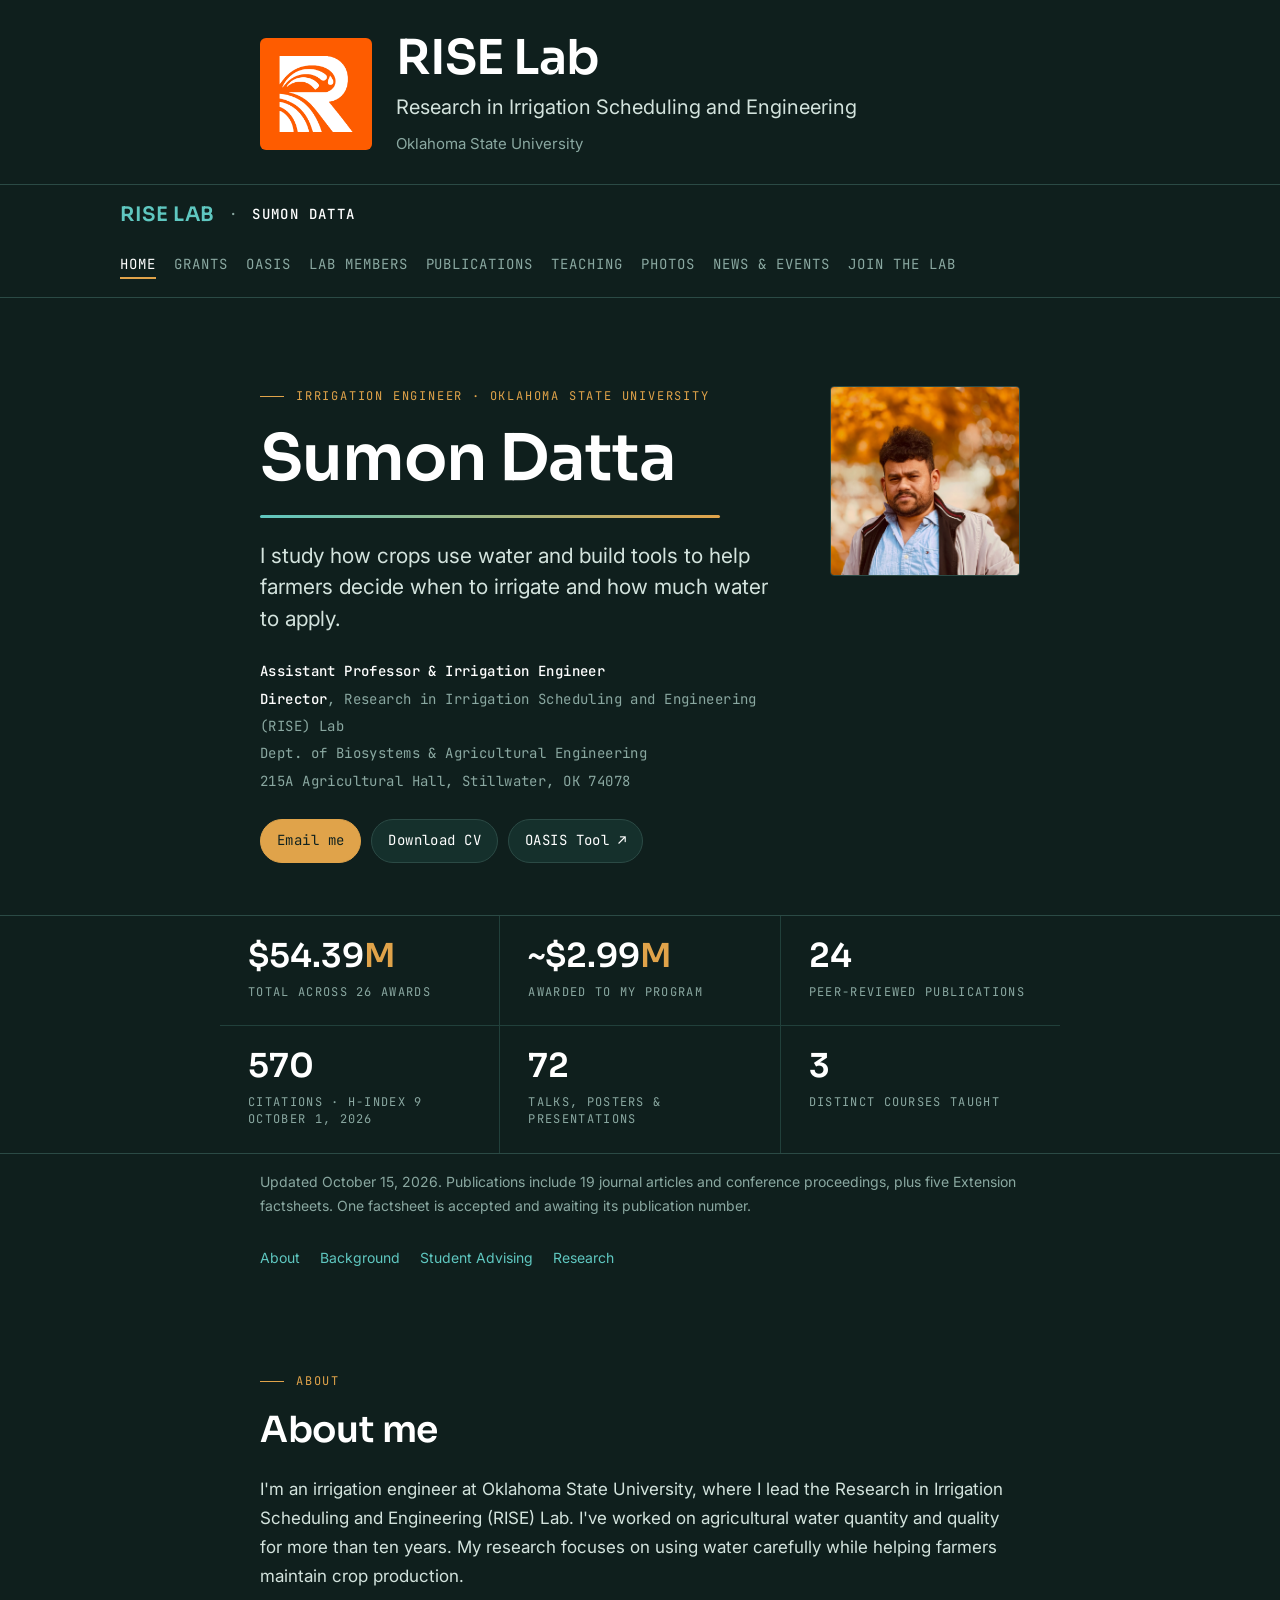
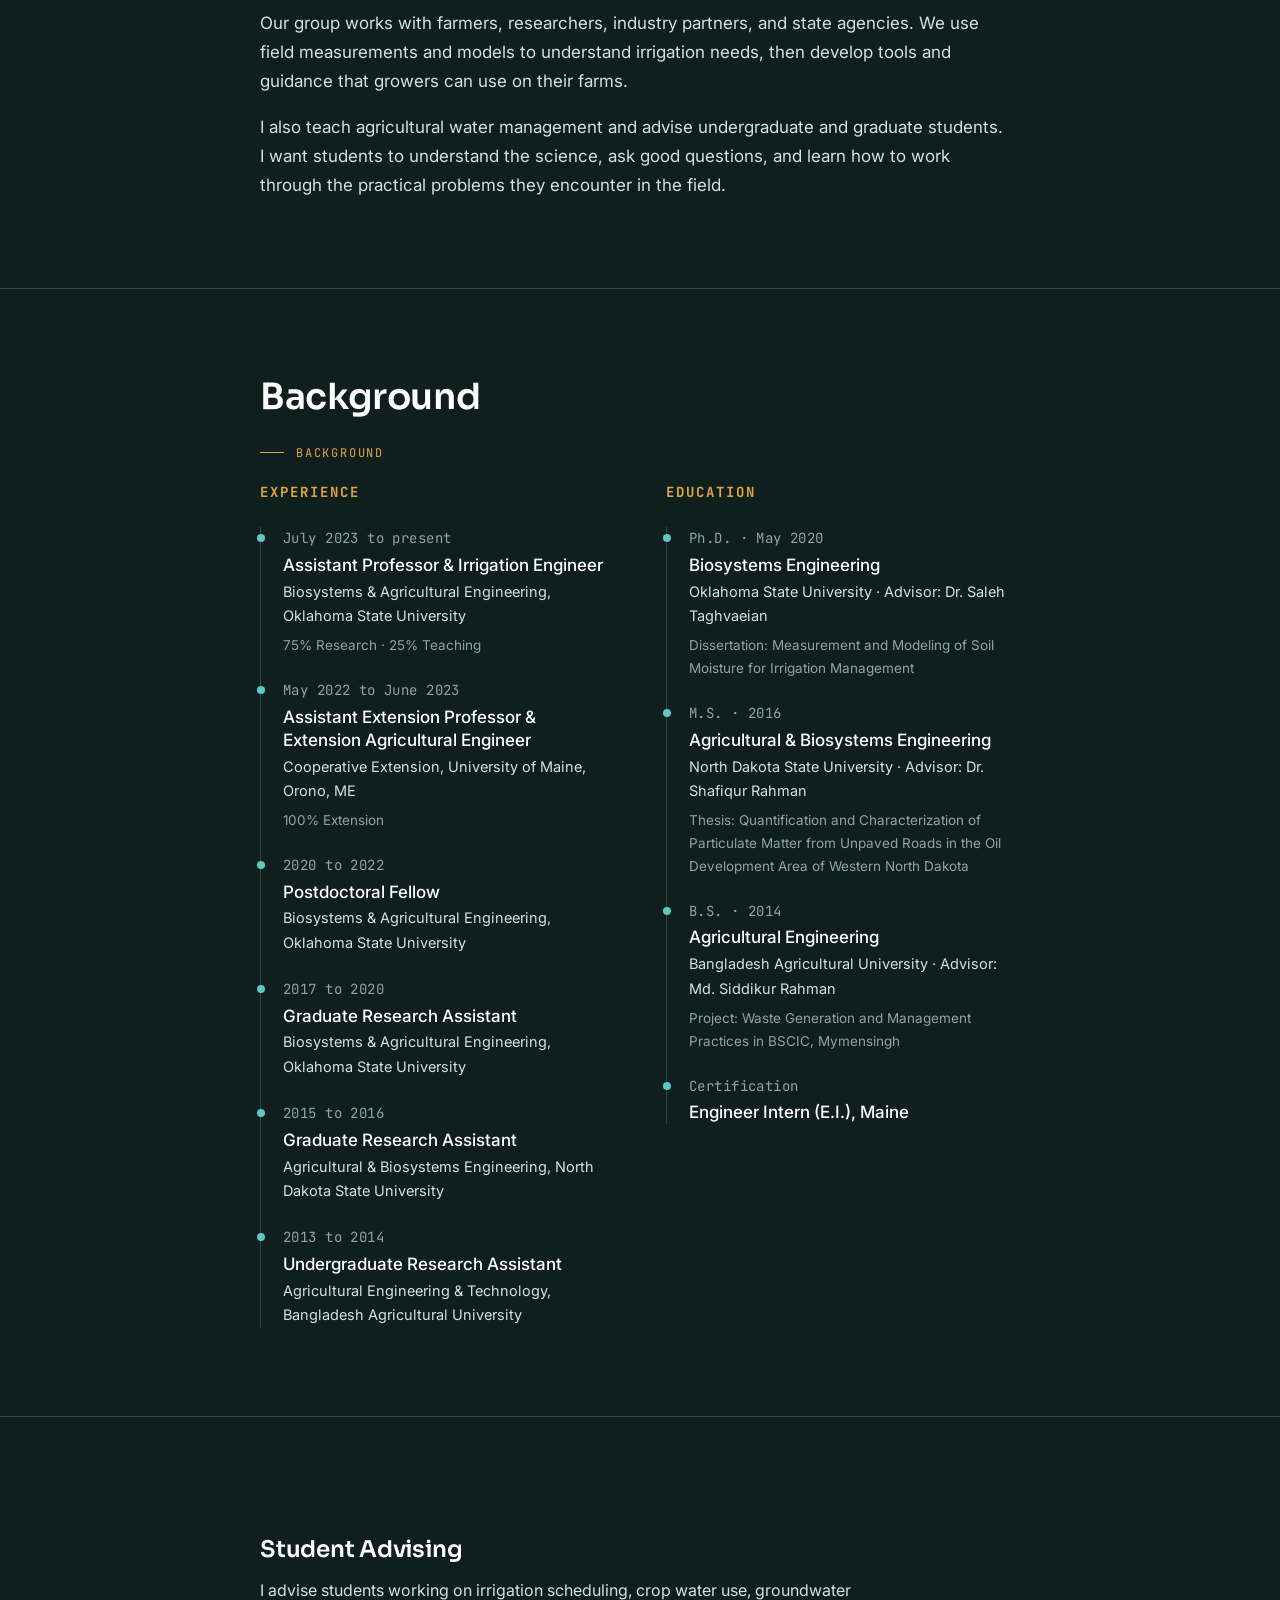
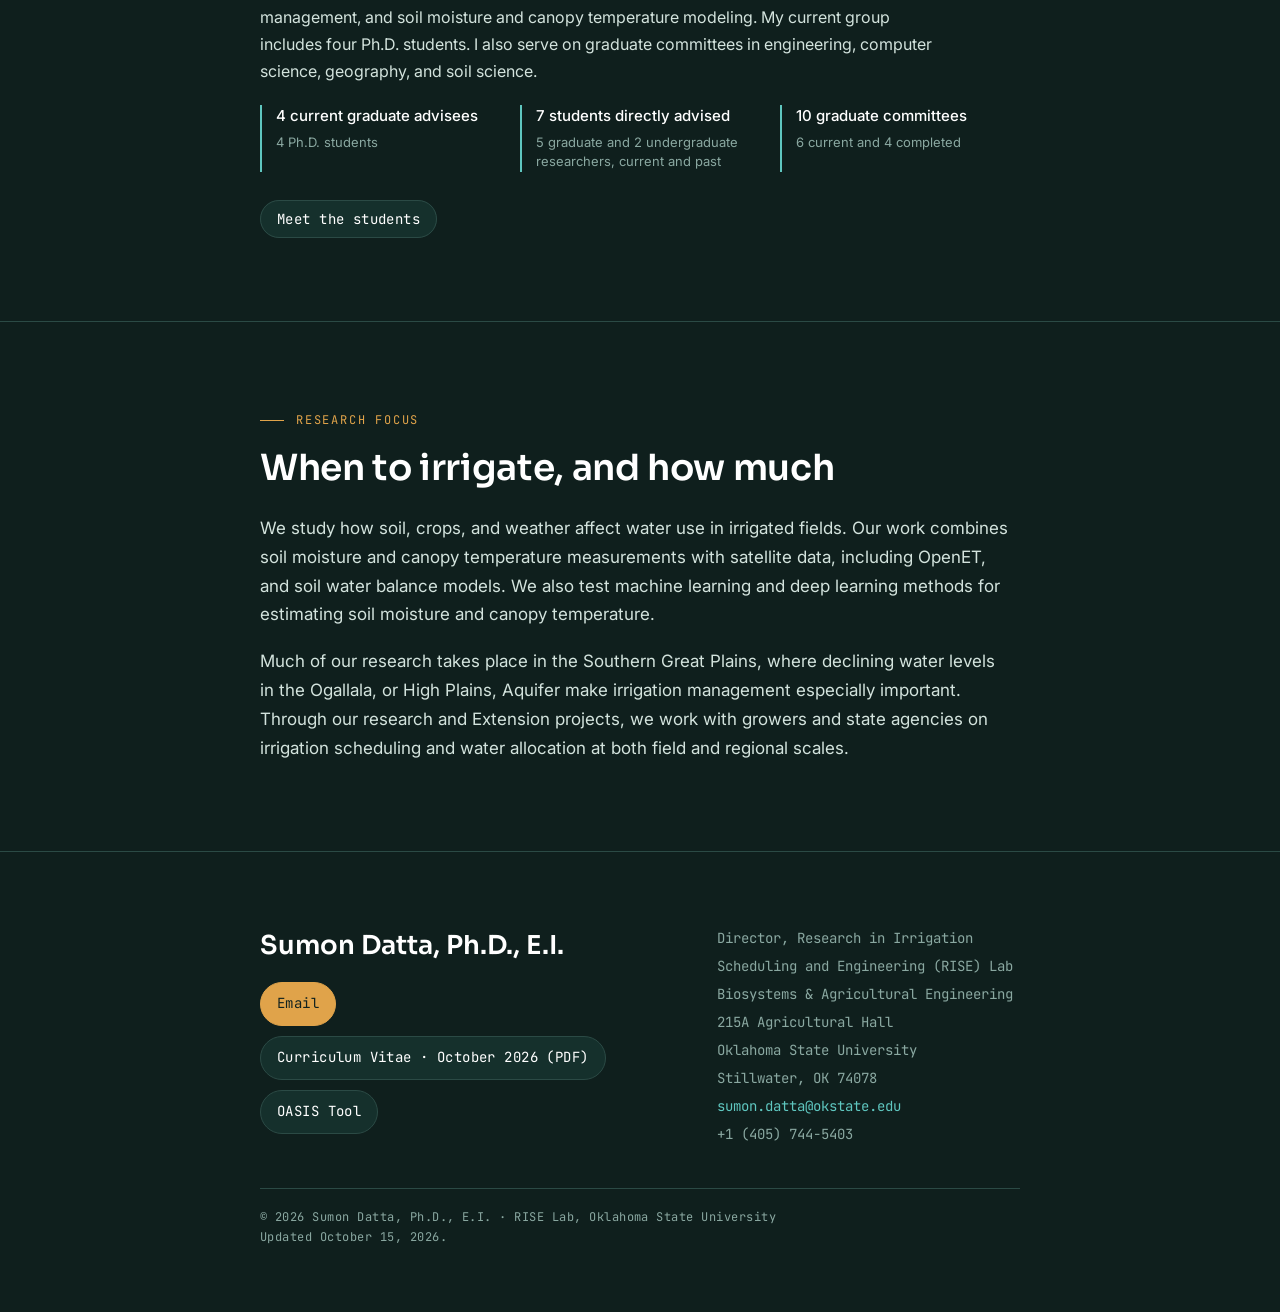
<file: index.html>
<!DOCTYPE html>
<html lang="en">
<head>
<meta charset="UTF-8" />
<!-- Google tag (gtag.js) -->
<script async src="https://www.googletagmanager.com/gtag/js?id=G-CRK8LJ3YY7"></script>
<script>
  window.dataLayer = window.dataLayer || [];
  function gtag(){dataLayer.push(arguments);}
  gtag('js', new Date());
  gtag('config', 'G-CRK8LJ3YY7');
</script>
<meta name="viewport" content="width=device-width, initial-scale=1" />
<meta name="color-scheme" content="dark" />
<meta name="theme-color" content="#0f1f1d" />
<meta name="author" content="Sumon Datta" />
<link rel="icon" type="image/png" sizes="400x400" href="assets/brand/rise-logo-orange.png" />
<title>Home | RISE Lab | Sumon Datta</title>
<meta name="description" content="Meet Sumon Datta, Director of RISE Lab at Oklahoma State University. Background, student advising, research, CV, and contact details." />

<!-- Edit this page directly. Shared styles: assets/site.css. Keep the Google Analytics tag on every page. -->

<link rel="preconnect" href="https://fonts.googleapis.com" />
<link rel="preconnect" href="https://fonts.gstatic.com" crossorigin />
<link href="https://fonts.googleapis.com/css2?family=Sora:wght@400;500;600;700&family=Inter:wght@400;500;600&family=JetBrains+Mono:wght@400;500&display=swap" rel="stylesheet" />

<link rel="stylesheet" href="assets/site.css" />
</head>
<body>
<a class="skip-link" href="#main">Skip to content</a>

<div class="lab-masthead">
  <div class="wrap lab-masthead-inner">
    <img class="lab-masthead-logo" src="assets/brand/rise-logo-orange.png" alt="RISE Lab logo" width="400" height="400" />
    <div class="lab-masthead-copy">
      <p class="lab-masthead-name">RISE Lab</p>
      <p class="lab-masthead-fullname">Research in Irrigation Scheduling and Engineering</p>
      <p class="lab-affiliation">Oklahoma State University</p>
    </div>
  </div>
</div>

<!-- TOP BAR -->
<header class="bar">
  <div class="bar-inner">
    <div class="brand"><a class="lab-name" href="index.html">RISE Lab</a><span class="brand-divider" aria-hidden="true">·</span><b>Sumon Datta</b></div>
    <nav class="menu" aria-label="Main navigation">
      <a href="index.html" aria-current="page">Home</a>
      <a href="grants.html">Grants</a>
      <a href="oasis.html">OASIS</a>
      <a href="lab.html">Lab Members</a>
      <a href="publications.html">Publications</a>
      <a href="teaching.html">Teaching</a>
      <a href="photos.html">Photos</a>
      <a href="news.html">News &amp; Events</a>
      <a href="join.html">Join the Lab</a>
    </nav>
  </div>
</header>

<main id="main">
<div class="hero">
  <div class="wrap hero-grid">
    <div>
      <p class="eyebrow">Irrigation Engineer · Oklahoma State University</p>
      <h1>Sumon Datta</h1>
      <div class="waterline" aria-hidden="true"></div>
      <p class="lede">I study how crops use water and build tools to help farmers decide when to irrigate and how much water to apply.</p>
      <p class="role-line">
        <strong>Assistant Professor &amp; Irrigation Engineer</strong><br>
        <strong>Director</strong>, Research in Irrigation Scheduling and Engineering (RISE) Lab<br>
        Dept. of Biosystems &amp; Agricultural Engineering<br>
        215A Agricultural Hall, Stillwater, OK 74078
      </p>
      <div class="chips">
        <a class="chip solid" href="mailto:sumon.datta@okstate.edu">Email me</a>
        <a class="chip" href="assets/CV_main.pdf" target="_blank" rel="noopener">Download CV</a>
        <a class="chip" href="https://irrigation.okstate.edu" target="_blank" rel="noopener">OASIS Tool ↗</a>
      </div>
    </div>
    <img class="portrait" src="assets/portrait.webp" alt="Portrait of Sumon Datta, Ph.D., E.I." onerror="this.style.display='none'" />
  </div>
</div>

<!-- STAT LEDGER -->
<div class="ledger">
  <div class="grid">
    <div class="stat"><div class="num">$54.39<span>M</span></div><div class="lab">Total across 26 awards</div></div>
    <div class="stat"><div class="num">~$2.99<span>M</span></div><div class="lab">Awarded to my program</div></div>
    <div class="stat"><div class="num">24</div><div class="lab">Peer-reviewed publications</div></div>
    <div class="stat"><div class="num">570</div><div class="lab">Citations · h-index 9<br>October 1, 2026</div></div>
    <div class="stat"><div class="num">72</div><div class="lab">Talks, posters &amp; presentations</div></div>
    <div class="stat"><div class="num">3</div><div class="lab">Distinct courses taught</div></div>
  </div>
</div>

<p class="snapshot">Updated October 15, 2026. Publications include 19 journal articles and conference proceedings, plus five Extension factsheets. One factsheet is accepted and awaiting its publication number.</p>
<nav class="wrap home-sections" aria-label="On this page">
  <a href="#about">About</a><a href="#background">Background</a>
  <a href="#advising">Student Advising</a><a href="#research">Research</a>
</nav>

<section id="about">
  <div class="wrap">
    <p class="eyebrow">About</p>
    <h2 class="sec-title">About me</h2>
    <div class="prose">
      <p>I'm an irrigation engineer at Oklahoma State University, where I lead the Research in Irrigation Scheduling and Engineering (RISE) Lab. I've worked on agricultural water quantity and quality for more than ten years. My research focuses on using water carefully while helping farmers maintain crop production.</p>
      <p>Our group works with farmers, researchers, industry partners, and state agencies. We use field measurements and models to understand irrigation needs, then develop tools and guidance that growers can use on their farms.</p>
      <p>I also teach agricultural water management and advise undergraduate and graduate students. I want students to understand the science, ask good questions, and learn how to work through the practical problems they encounter in the field.</p>
    </div>
  </div>
</section>

<section id="background">
  <div class="wrap"><h2 class="sec-title">Background</h2>
    <p class="eyebrow">Background</p>
    <div class="two-col">
      <div class="tl">
        <h3>Experience</h3>
        <div class="tl-item"><div class="tl-when">July 2023 to present</div><div class="tl-what">Assistant Professor &amp; Irrigation Engineer</div><div class="tl-where">Biosystems &amp; Agricultural Engineering, Oklahoma State University</div><div class="tl-note">75% Research · 25% Teaching</div></div>
        <div class="tl-item"><div class="tl-when">May 2022 to June 2023</div><div class="tl-what">Assistant Extension Professor &amp; Extension Agricultural Engineer</div><div class="tl-where">Cooperative Extension, University of Maine, Orono, ME</div><div class="tl-note">100% Extension</div></div>
        <div class="tl-item"><div class="tl-when">2020 to 2022</div><div class="tl-what">Postdoctoral Fellow</div><div class="tl-where">Biosystems &amp; Agricultural Engineering, Oklahoma State University</div></div>
        <div class="tl-item"><div class="tl-when">2017 to 2020</div><div class="tl-what">Graduate Research Assistant</div><div class="tl-where">Biosystems &amp; Agricultural Engineering, Oklahoma State University</div></div>
        <div class="tl-item"><div class="tl-when">2015 to 2016</div><div class="tl-what">Graduate Research Assistant</div><div class="tl-where">Agricultural &amp; Biosystems Engineering, North Dakota State University</div></div>
        <div class="tl-item"><div class="tl-when">2013 to 2014</div><div class="tl-what">Undergraduate Research Assistant</div><div class="tl-where">Agricultural Engineering &amp; Technology, Bangladesh Agricultural University</div></div>
      </div>
      <div class="tl">
        <h3>Education</h3>
        <div class="tl-item"><div class="tl-when">Ph.D. · May 2020</div><div class="tl-what">Biosystems Engineering</div><div class="tl-where">Oklahoma State University · Advisor: Dr. Saleh Taghvaeian</div><div class="tl-note">Dissertation: Measurement and Modeling of Soil Moisture for Irrigation Management</div></div>
        <div class="tl-item"><div class="tl-when">M.S. · 2016</div><div class="tl-what">Agricultural &amp; Biosystems Engineering</div><div class="tl-where">North Dakota State University · Advisor: Dr. Shafiqur Rahman</div><div class="tl-note">Thesis: Quantification and Characterization of Particulate Matter from Unpaved Roads in the Oil Development Area of Western North Dakota</div></div>
        <div class="tl-item"><div class="tl-when">B.S. · 2014</div><div class="tl-what">Agricultural Engineering</div><div class="tl-where">Bangladesh Agricultural University · Advisor: Md. Siddikur Rahman</div><div class="tl-note">Project: Waste Generation and Management Practices in BSCIC, Mymensingh</div></div>
        <div class="tl-item"><div class="tl-when">Certification</div><div class="tl-what">Engineer Intern (E.I.), Maine</div></div>
      </div>
    </div>
  </div>
</section>

<section id="advising"><div class="wrap advising-summary" aria-labelledby="advising-title">
  <h2 class="sec-title" id="advising-title">Student Advising</h2>
  <p>I advise students working on irrigation scheduling, crop water use, groundwater management, and soil moisture and canopy temperature modeling. My current group includes four Ph.D. students. I also serve on graduate committees in engineering, computer science, geography, and soil science.</p>
  <dl class="advising-stats">
    <div><dt>4 current graduate advisees</dt><dd>4 Ph.D. students</dd></div>
    <div><dt>7 students directly advised</dt><dd>5 graduate and 2 undergraduate researchers, current and past</dd></div>
    <div><dt>10 graduate committees</dt><dd>6 current and 4 completed</dd></div>
  </dl>
</div>
<div class="wrap"><a class="chip" href="lab.html">Meet the students</a></div></section>

<section id="research">
  <div class="wrap">
    <p class="eyebrow">Research Focus</p>
    <h2 class="sec-title">When to irrigate, and how much</h2>
    <div class="prose">
      <p>We study how soil, crops, and weather affect water use in irrigated fields. Our work combines soil moisture and canopy temperature measurements with satellite data, including OpenET, and soil water balance models. We also test machine learning and deep learning methods for estimating soil moisture and canopy temperature.</p>
      <p>Much of our research takes place in the Southern Great Plains, where declining water levels in the Ogallala, or High Plains, Aquifer make irrigation management especially important. Through our research and Extension projects, we work with growers and state agencies on irrigation scheduling and water allocation at both field and regional scales.</p>
    </div>
  </div>
</section>

</main>
<footer id="cv">
  <div class="wrap">
    <div class="foot-grid">
      <div>
        <p class="fname">Sumon Datta, Ph.D., E.I.</p>
        <div class="chips">
          <a class="chip solid" href="mailto:sumon.datta@okstate.edu">Email</a>
          <a class="chip" href="assets/CV_main.pdf" target="_blank" rel="noopener">Curriculum Vitae · October 2026 (PDF)</a>
          <a class="chip" href="https://irrigation.okstate.edu" target="_blank" rel="noopener">OASIS Tool</a>
        </div>
      </div>
      <div>
        <div class="contact">
          Director, Research in Irrigation Scheduling and Engineering (RISE) Lab<br>
          Biosystems &amp; Agricultural Engineering<br>
          215A Agricultural Hall<br>
          Oklahoma State University<br>
          Stillwater, OK 74078<br>
          <a href="mailto:sumon.datta@okstate.edu">sumon.datta@okstate.edu</a><br>
          +1 (405) 744-5403
        </div>
      </div>
    </div>
    <div class="colophon">© 2026 Sumon Datta, Ph.D., E.I. · RISE Lab, Oklahoma State University<br>Updated October 15, 2026.</div>
  </div>
</footer>
<script src="assets/legacy-links.js"></script>
</body>
</html>
</file>
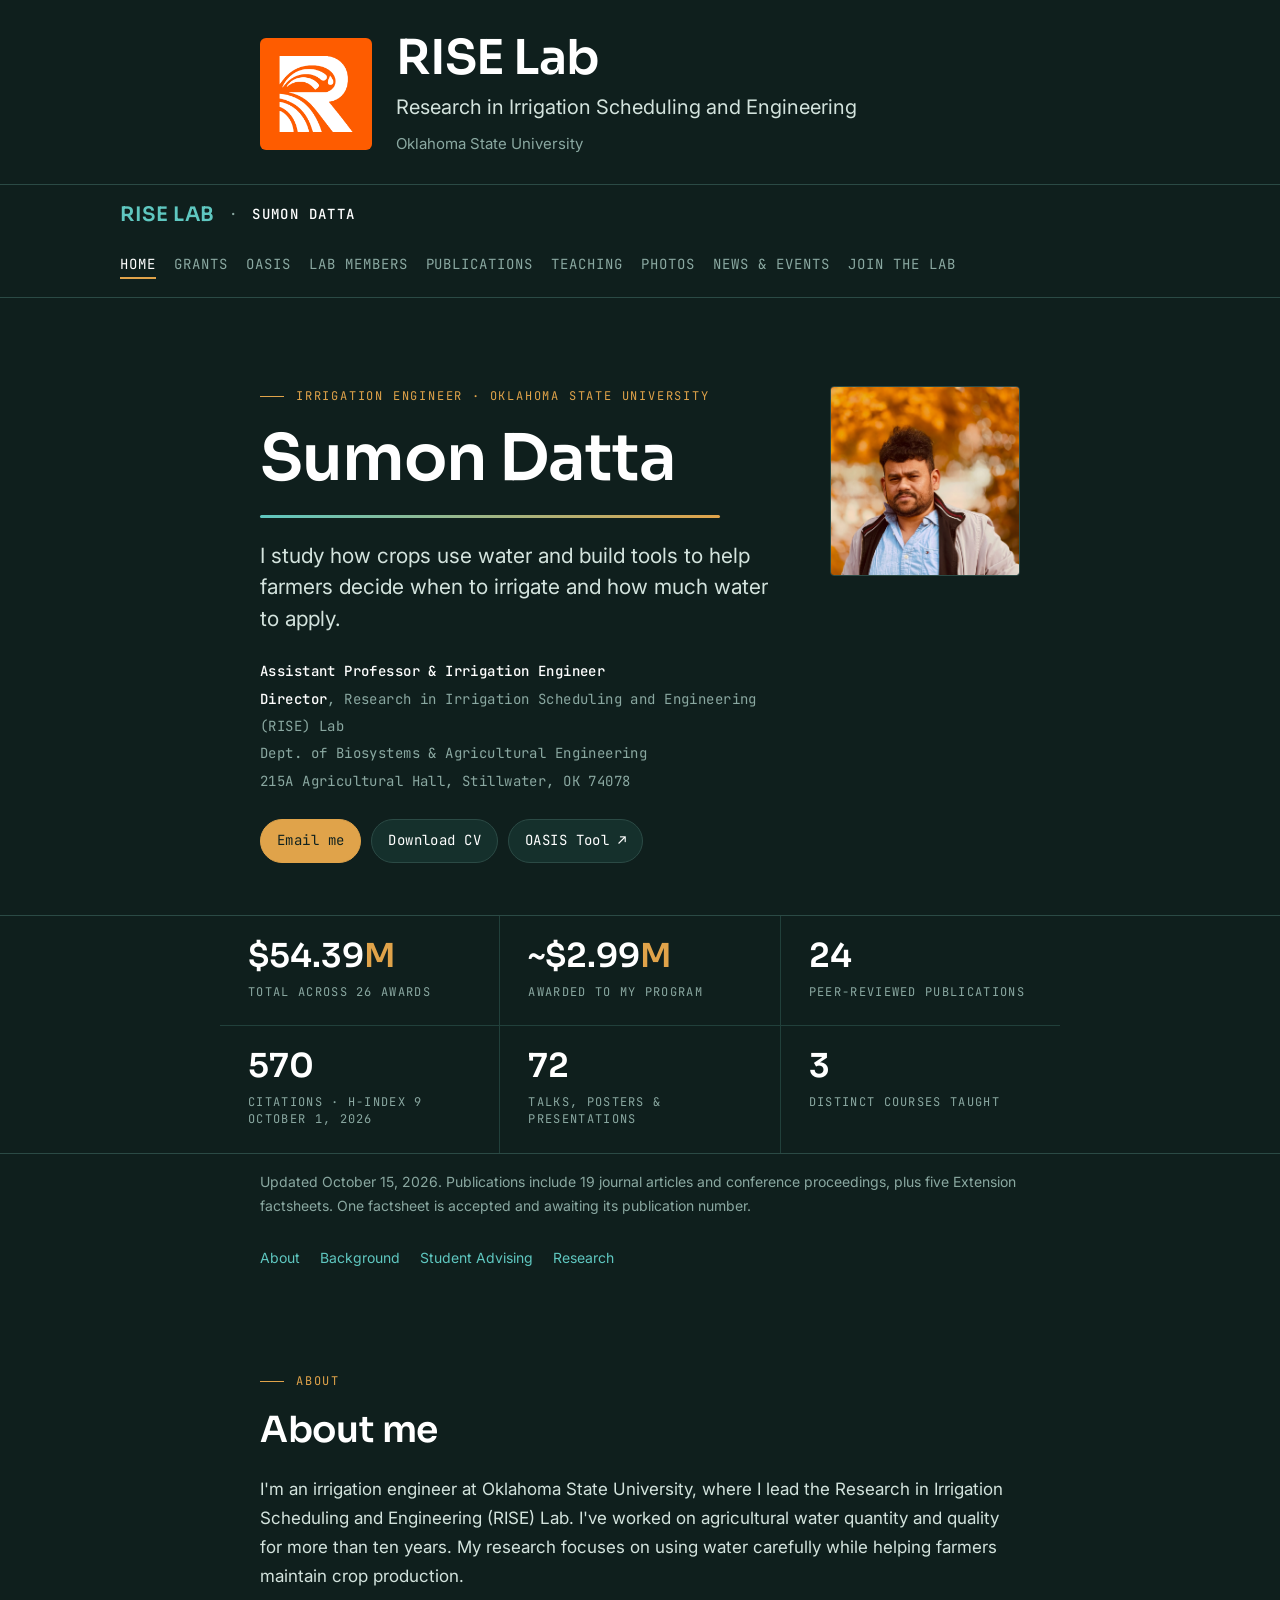
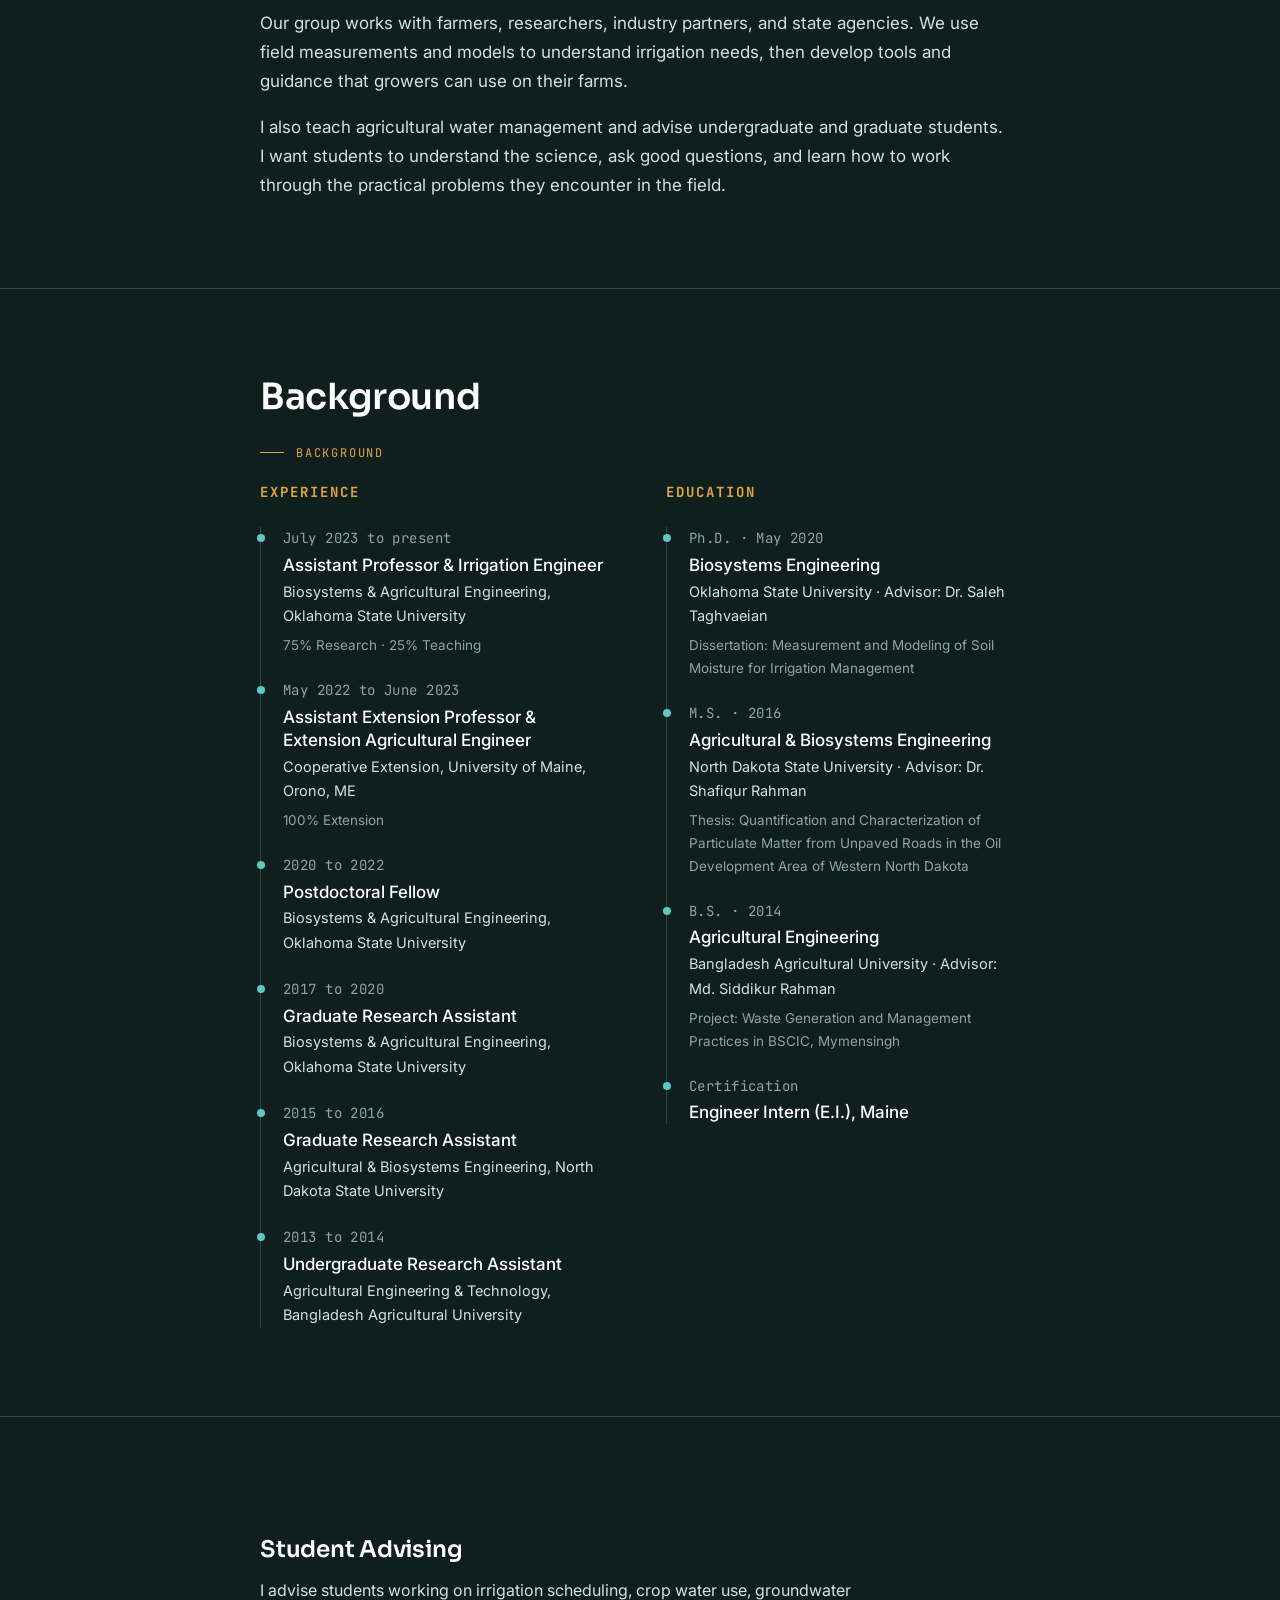
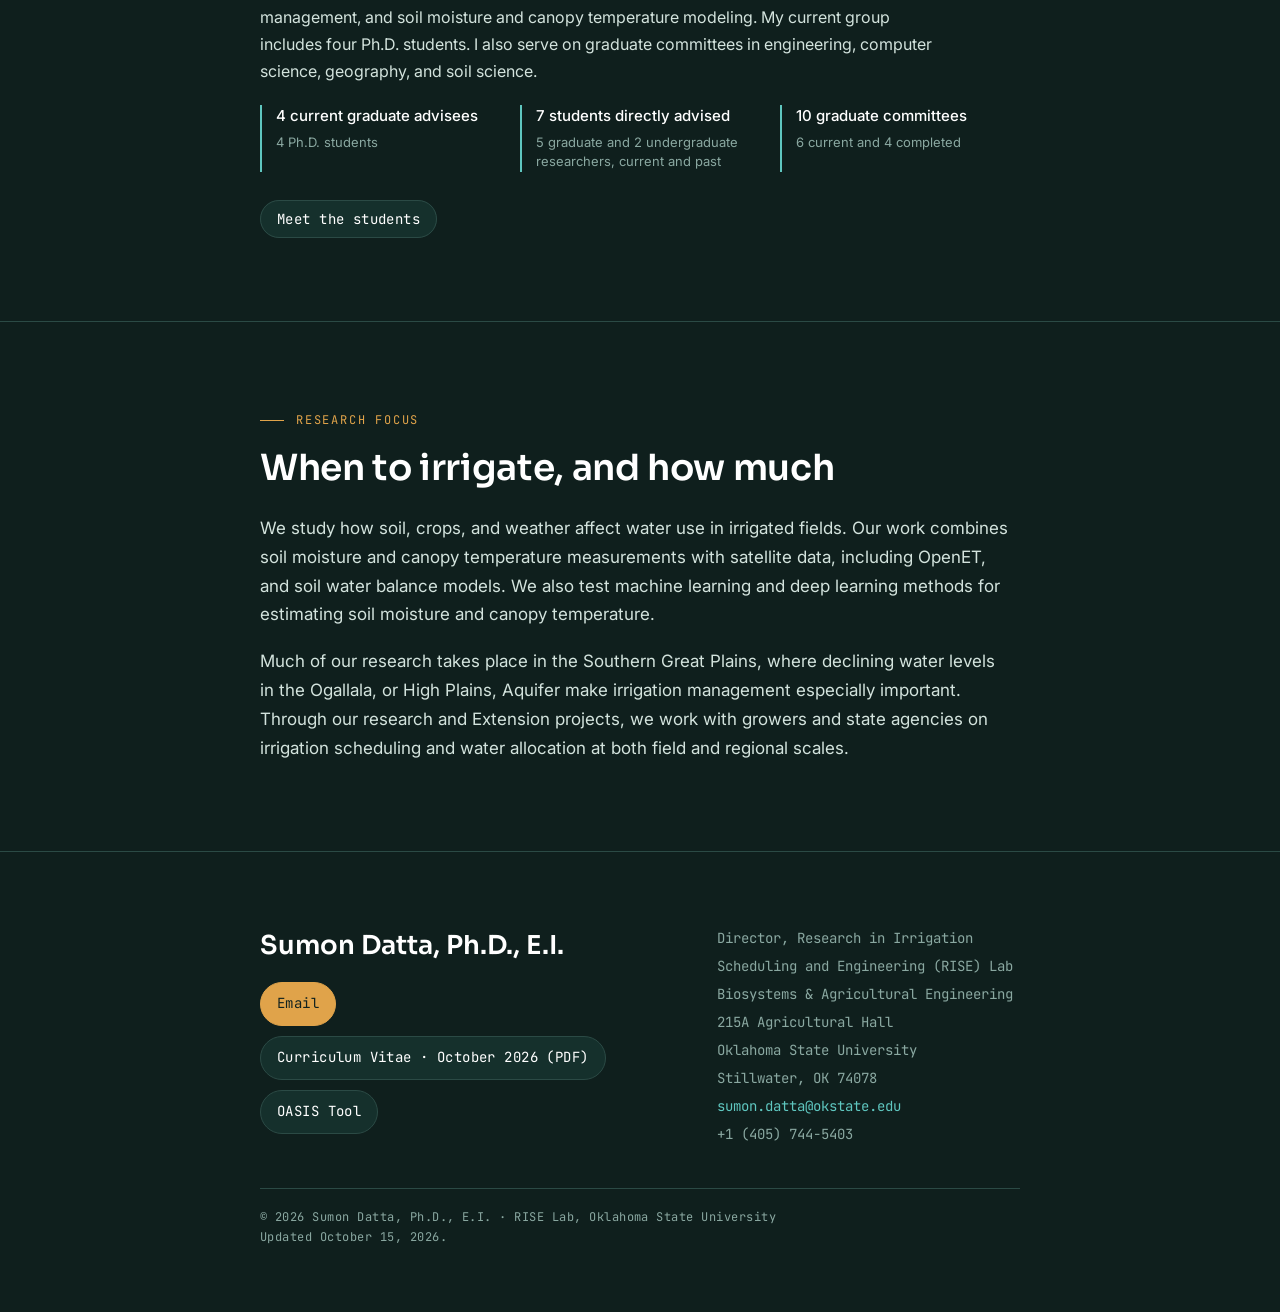
<file: about.html>
<!DOCTYPE html>
<html lang="en"><head><meta charset="UTF-8" />
<meta name="viewport" content="width=device-width, initial-scale=1" />
<meta name="robots" content="noindex" />
<meta http-equiv="refresh" content="0; url=index.html#about" />
<link rel="canonical" href="index.html#about" />
<title>About | RISE Lab</title>
<script>window.location.replace("index.html" + window.location.search + "#about");</script>
</head><body><p>This section is now on the <a href="index.html#about">Home page</a>.</p></body></html>
</file>
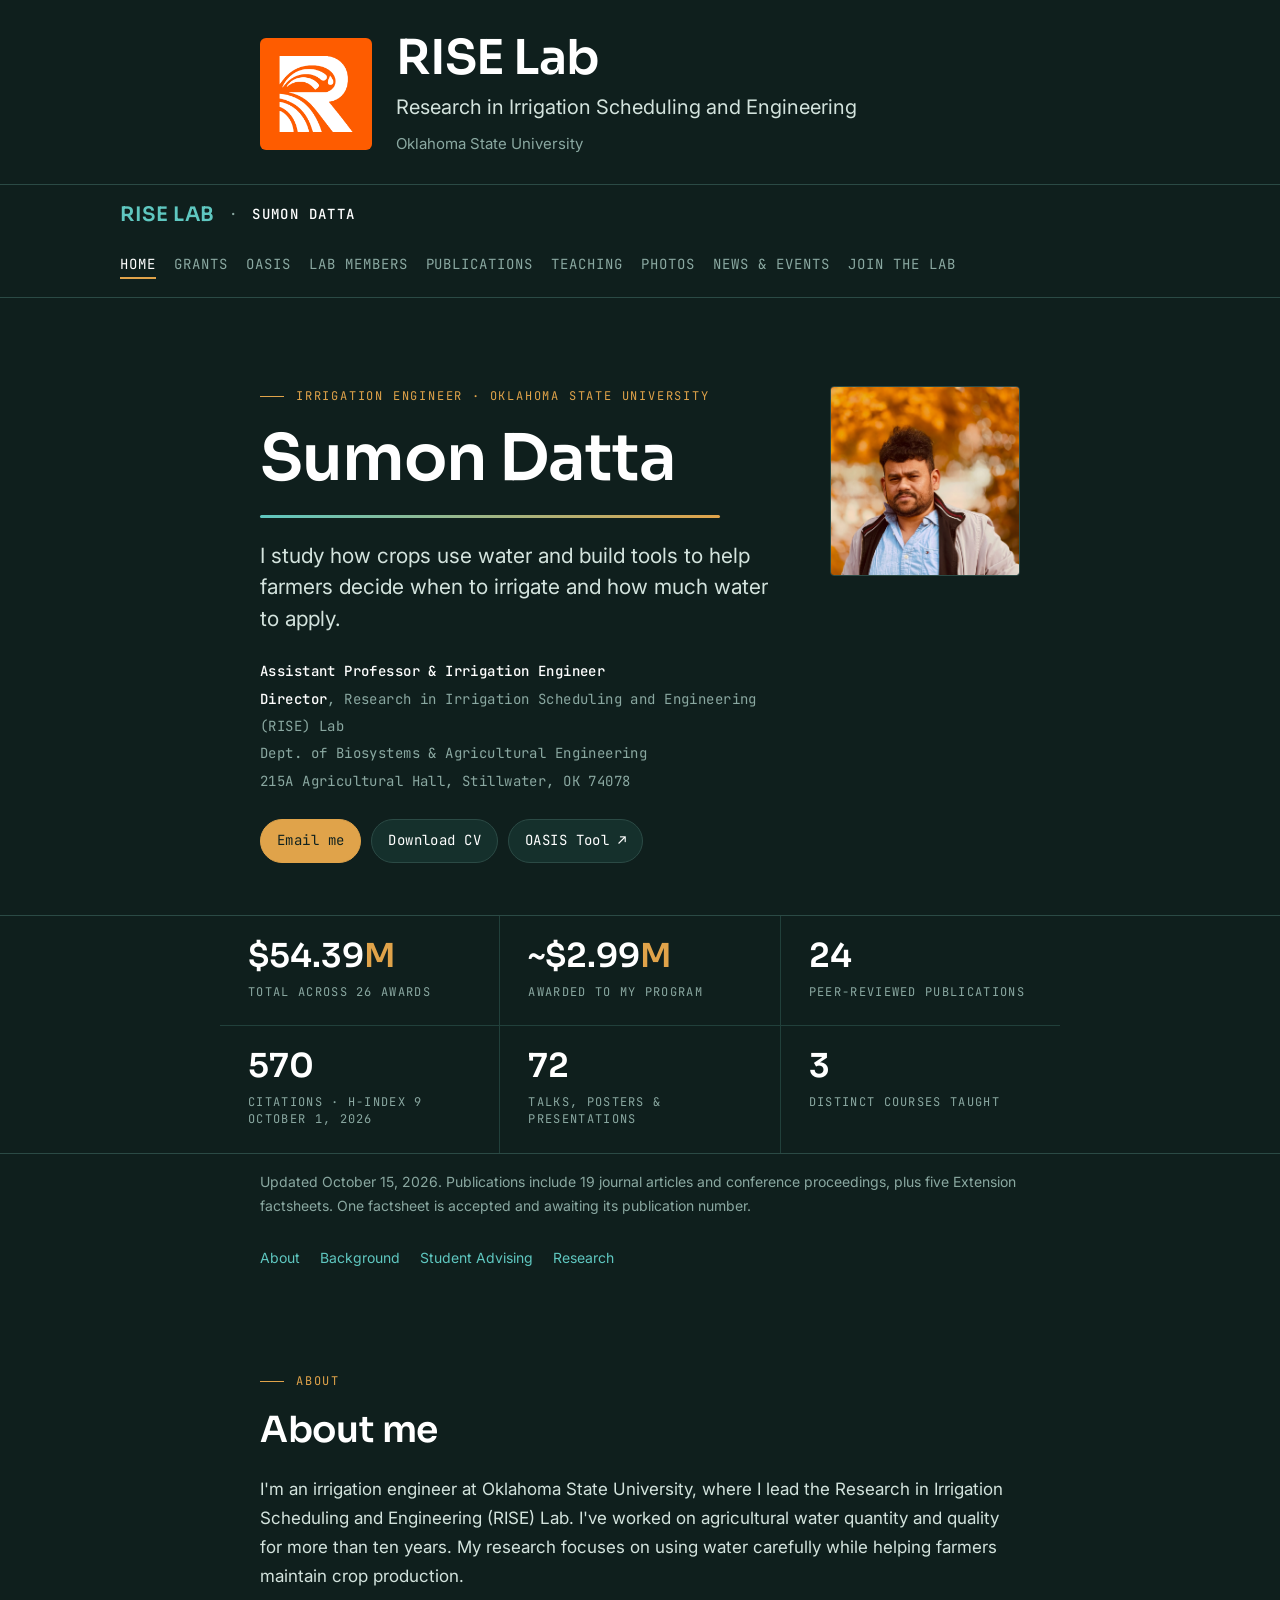
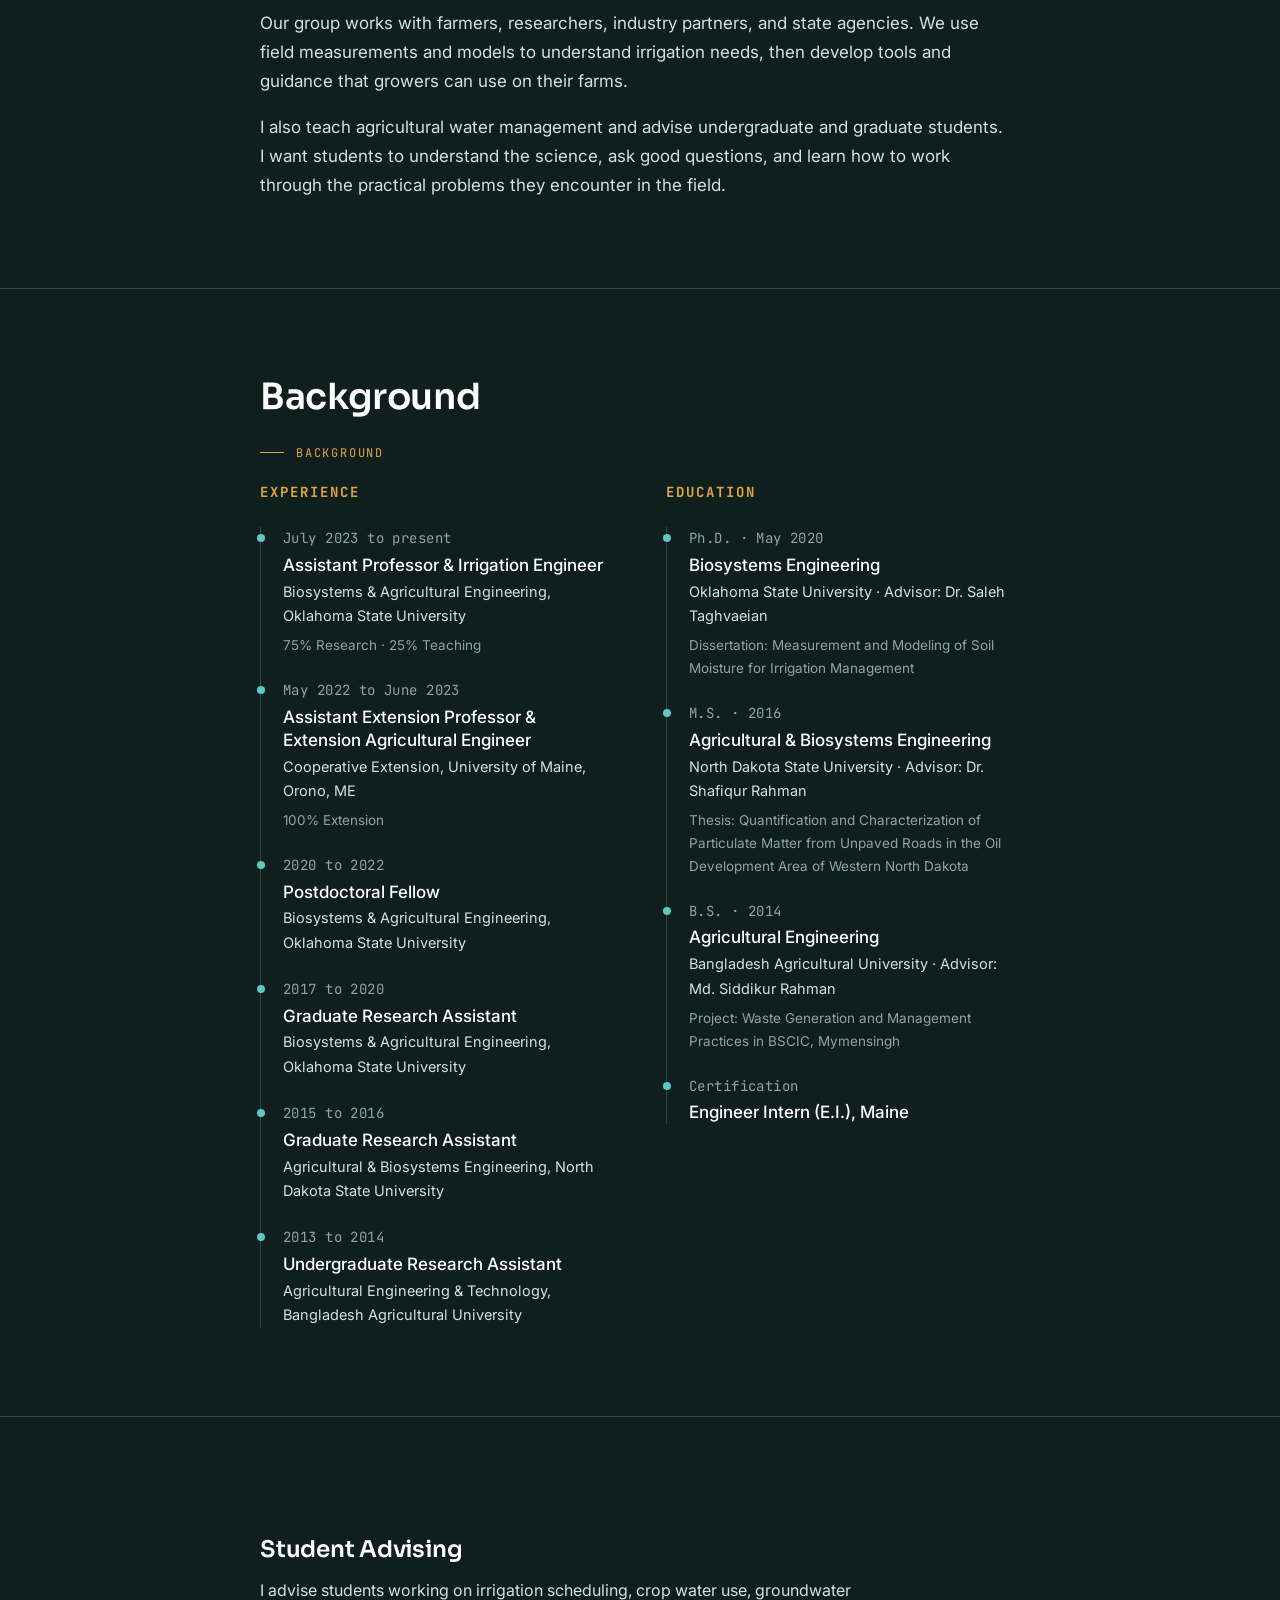
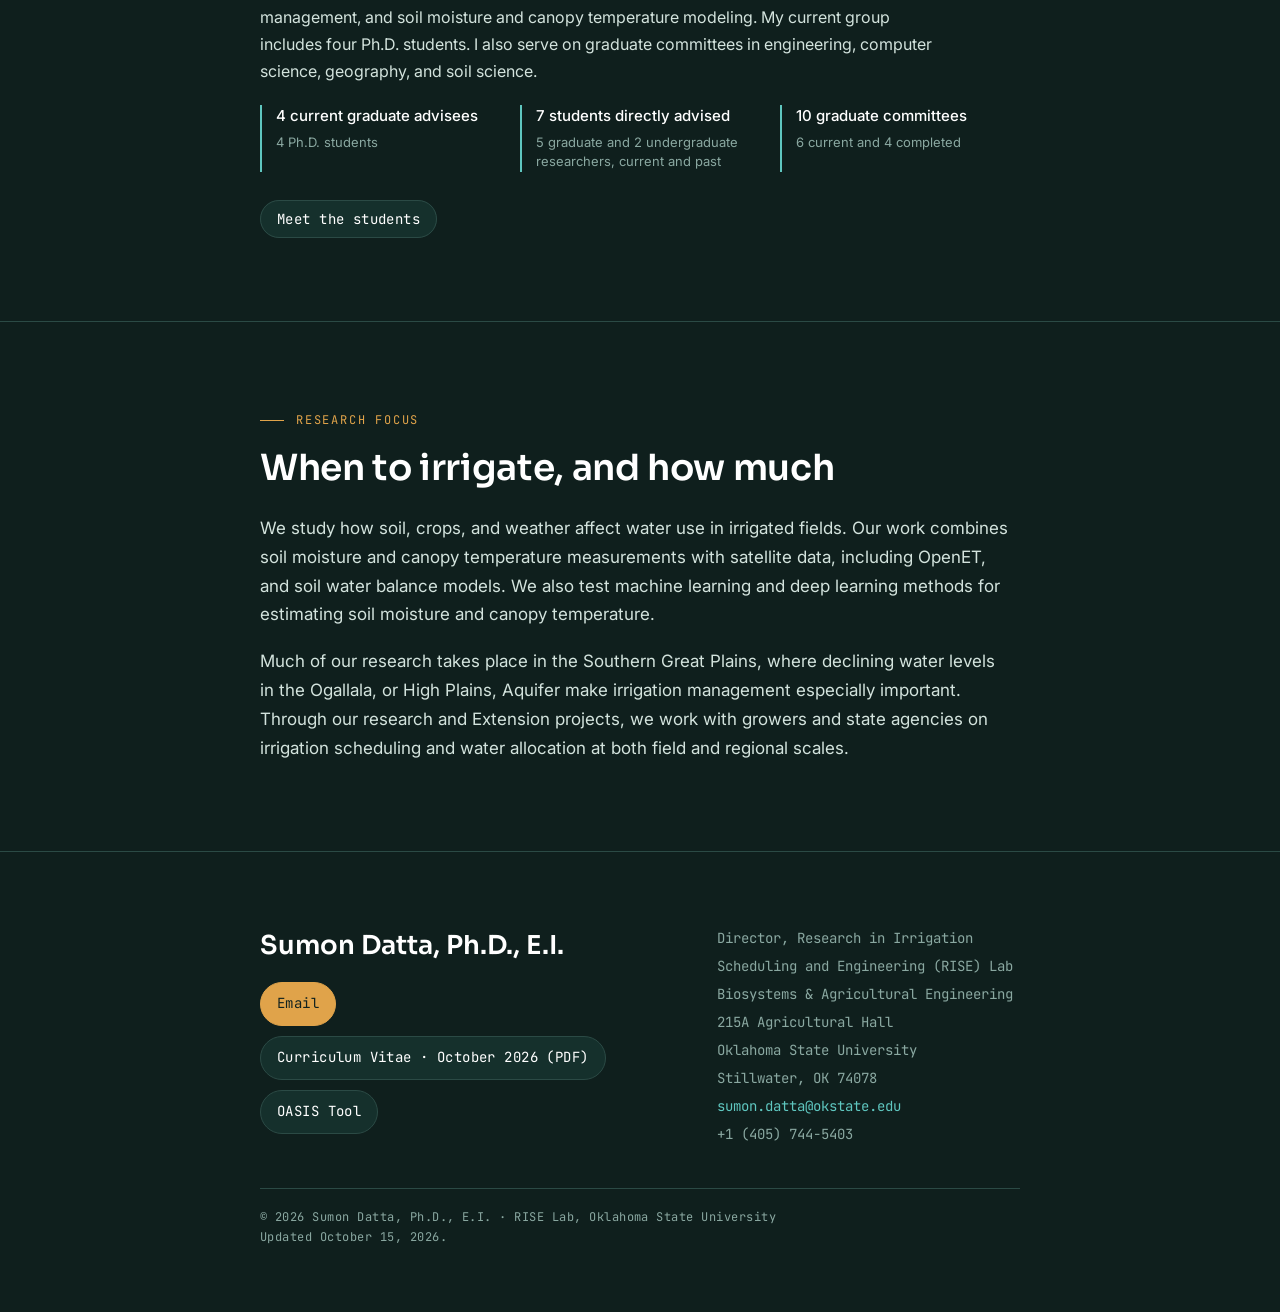
<file: advising.html>
<!DOCTYPE html>
<html lang="en"><head><meta charset="UTF-8" />
<meta name="viewport" content="width=device-width, initial-scale=1" />
<meta name="robots" content="noindex" />
<meta http-equiv="refresh" content="0; url=index.html#advising" />
<link rel="canonical" href="index.html#advising" />
<title>Student Advising | RISE Lab</title>
<script>window.location.replace("index.html" + window.location.search + "#advising");</script>
</head><body><p>This section is now on the <a href="index.html#advising">Home page</a>.</p></body></html>
</file>
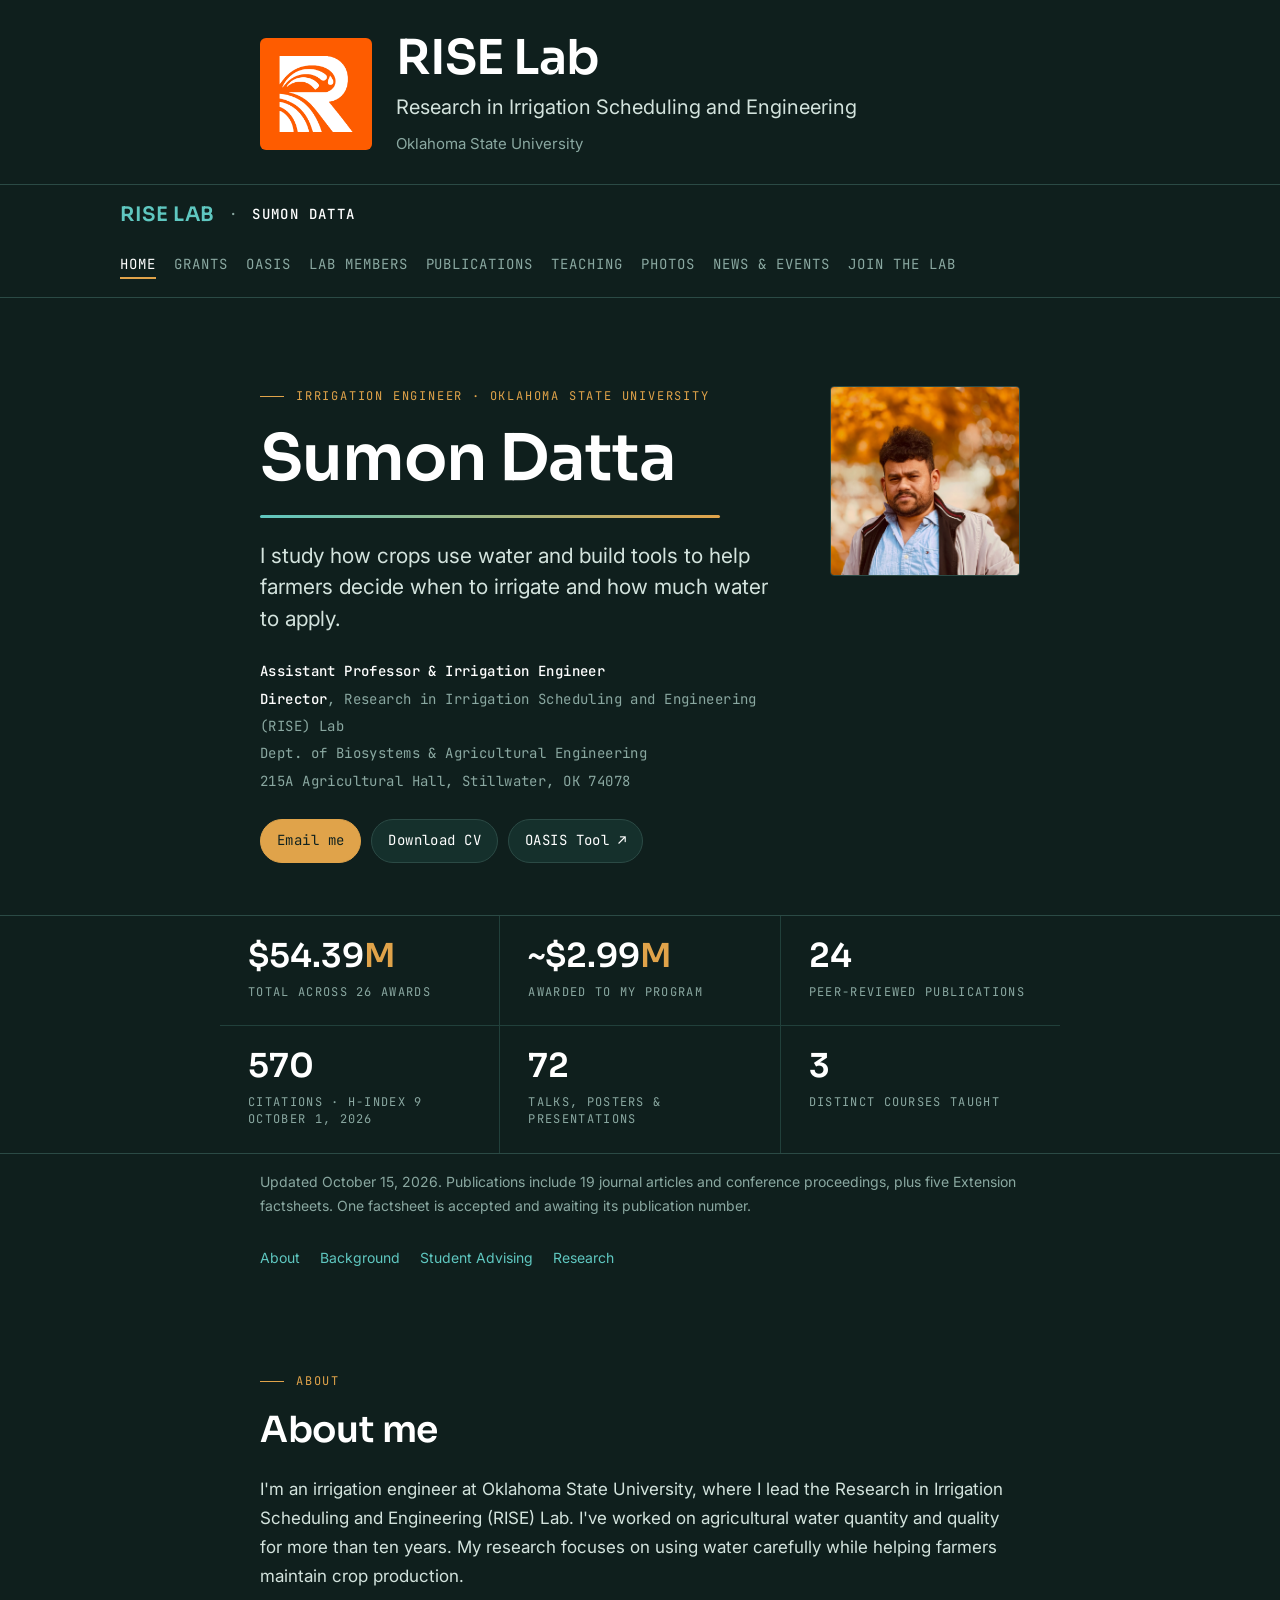
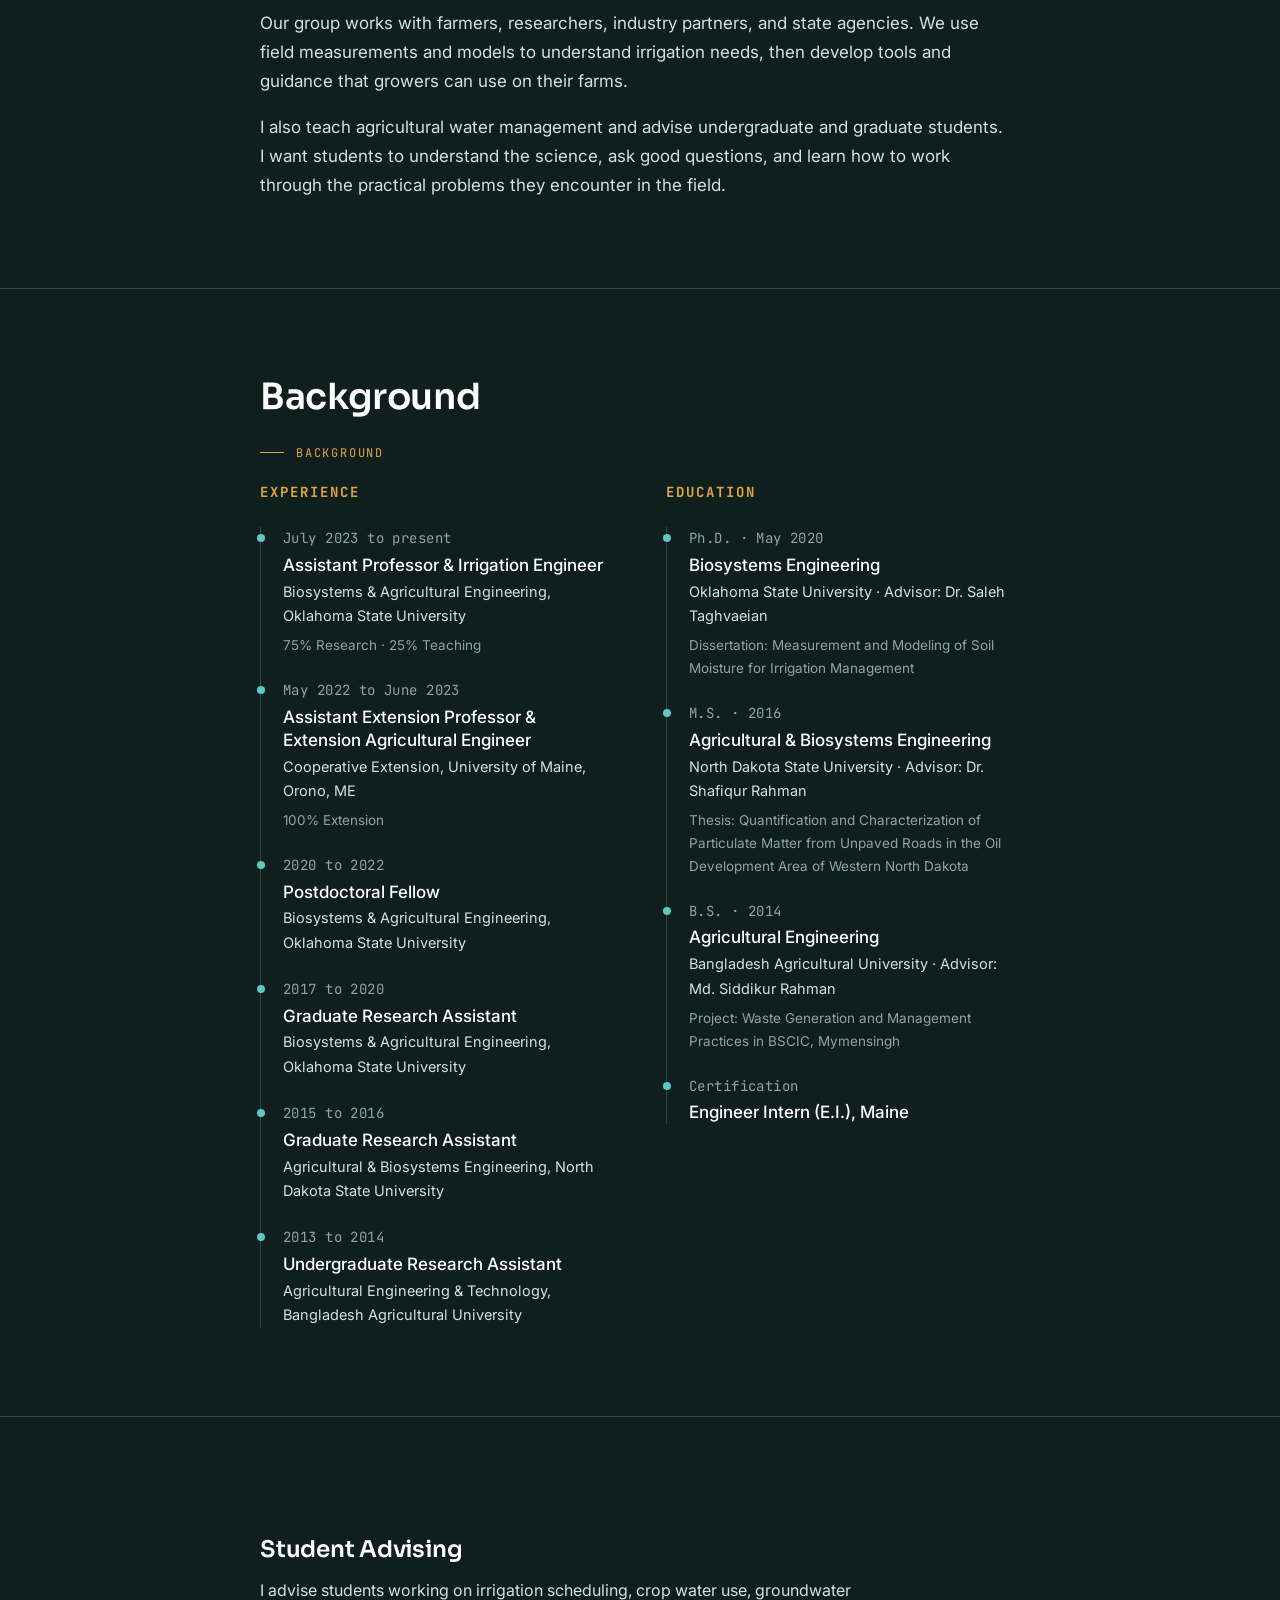
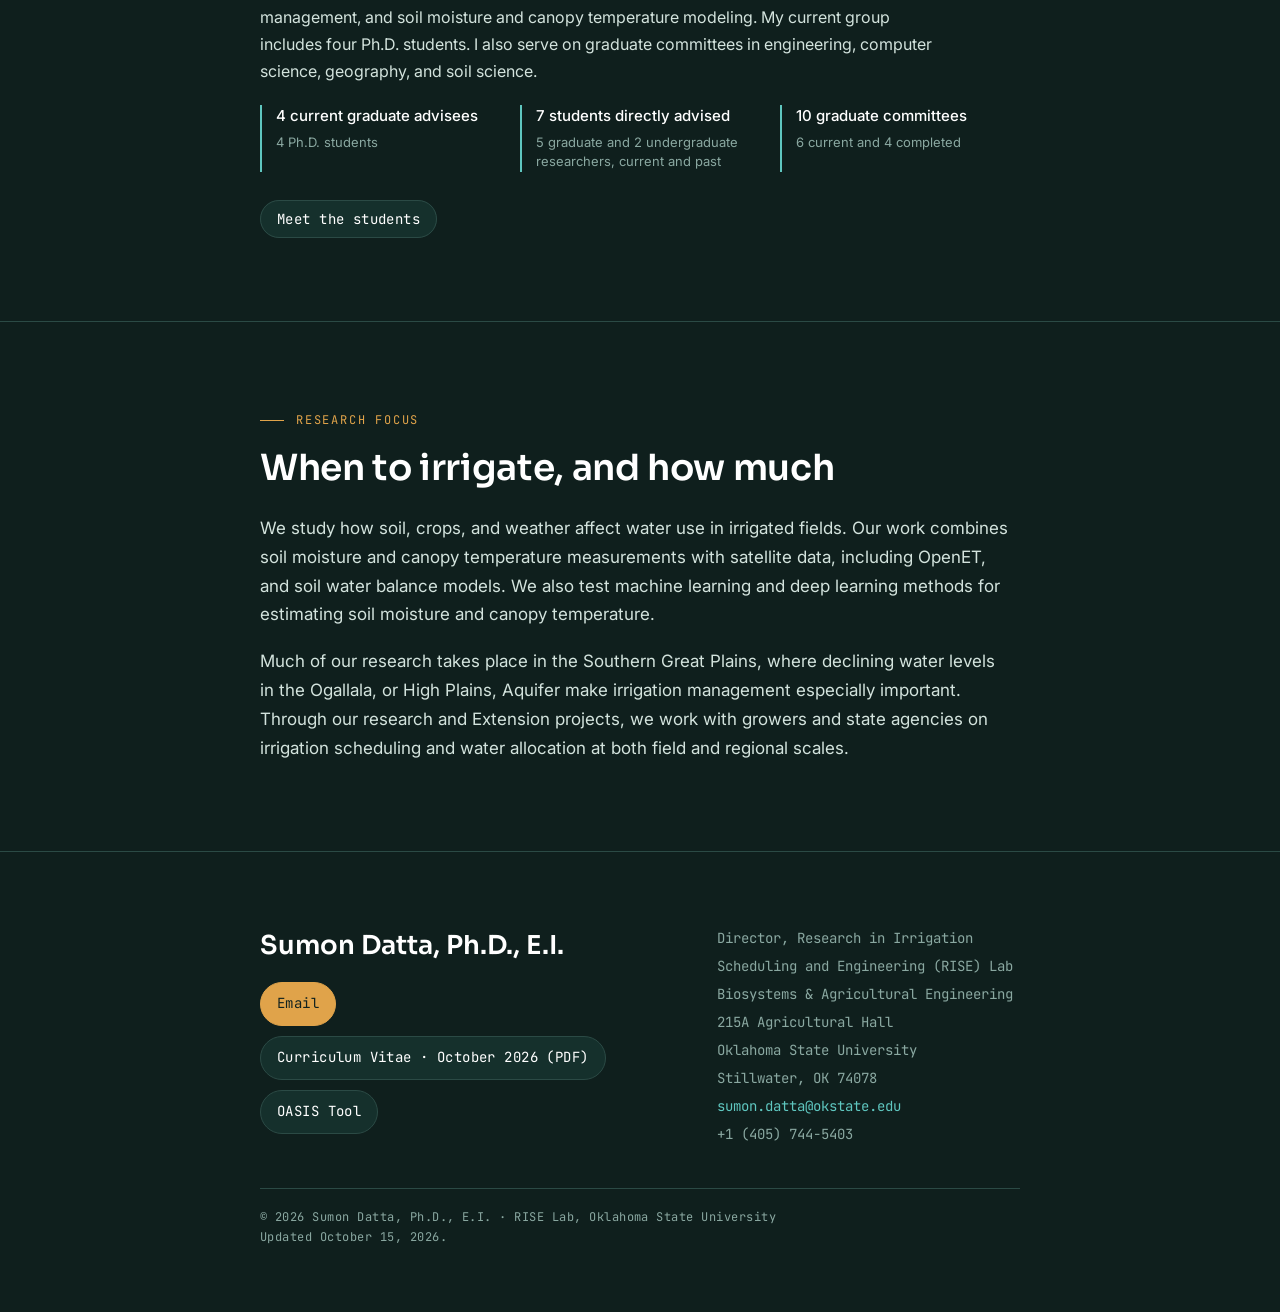
<file: background.html>
<!DOCTYPE html>
<html lang="en"><head><meta charset="UTF-8" />
<meta name="viewport" content="width=device-width, initial-scale=1" />
<meta name="robots" content="noindex" />
<meta http-equiv="refresh" content="0; url=index.html#background" />
<link rel="canonical" href="index.html#background" />
<title>Background | RISE Lab</title>
<script>window.location.replace("index.html" + window.location.search + "#background");</script>
</head><body><p>This section is now on the <a href="index.html#background">Home page</a>.</p></body></html>
</file>
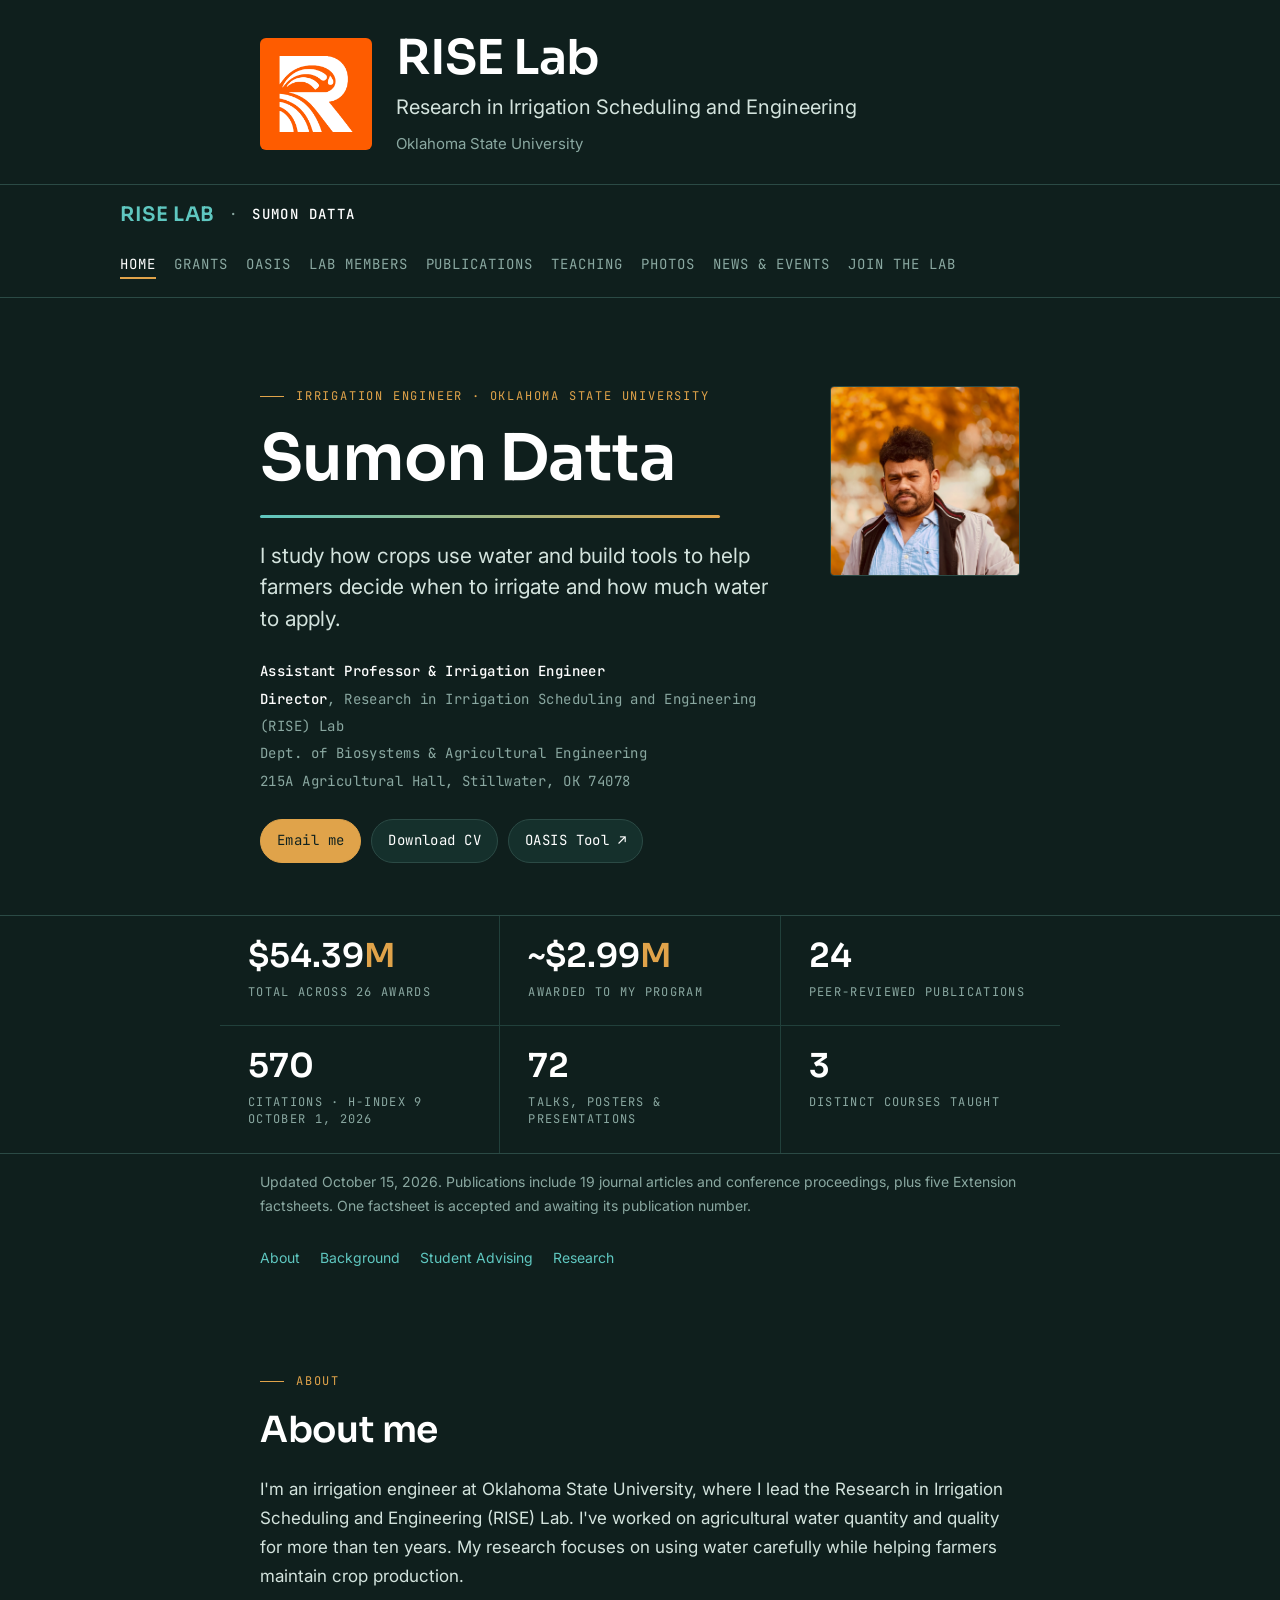
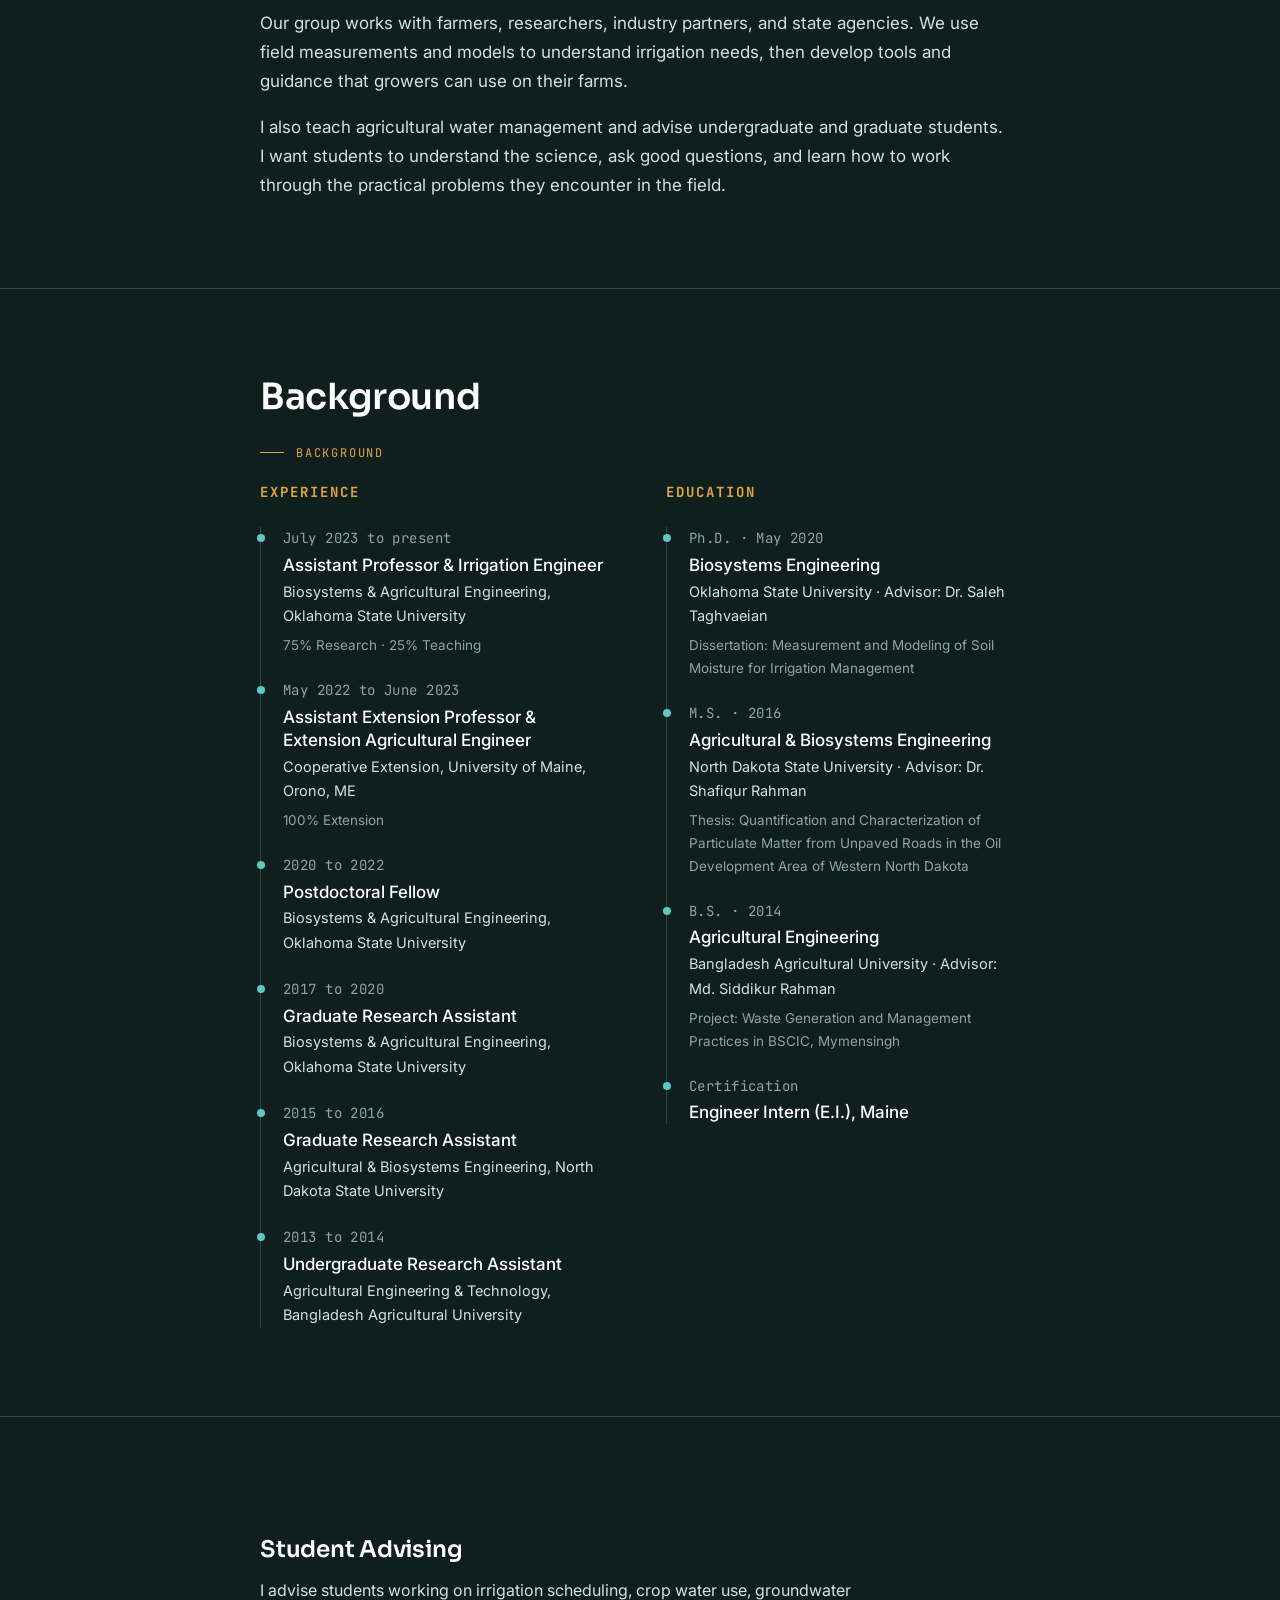
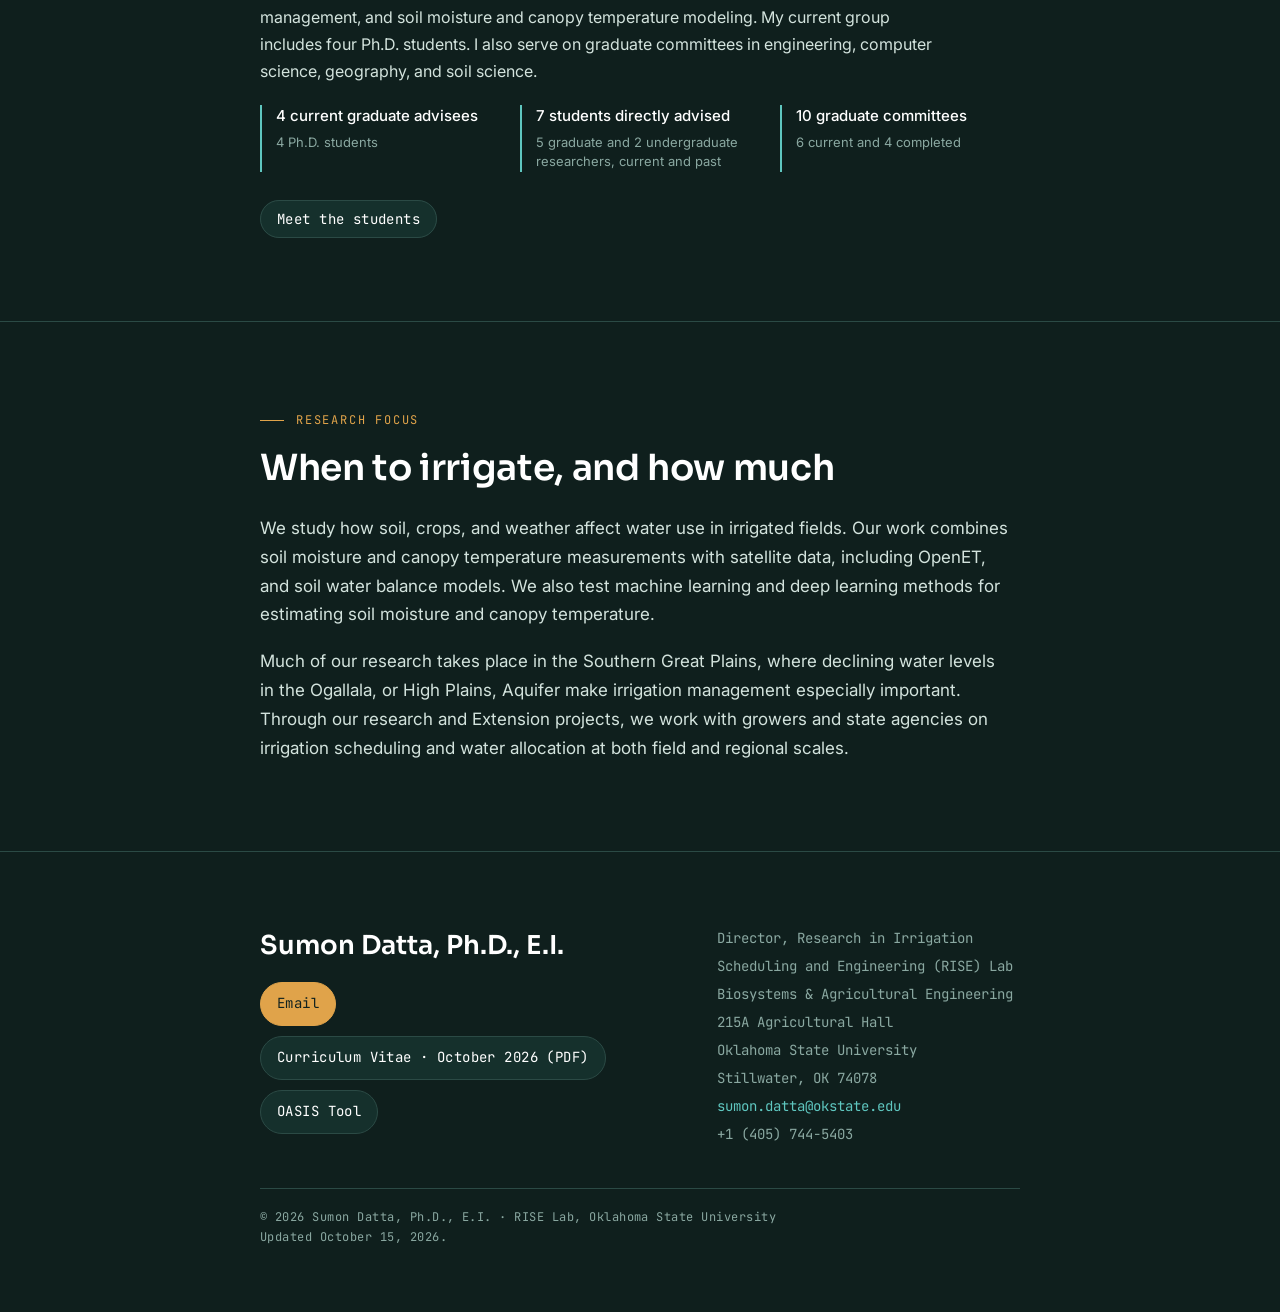
<file: cv.html>
<!DOCTYPE html>
<html lang="en"><head><meta charset="UTF-8" />
<meta name="viewport" content="width=device-width, initial-scale=1" />
<meta name="robots" content="noindex" />
<meta http-equiv="refresh" content="0; url=index.html#cv" />
<link rel="canonical" href="index.html#cv" />
<title>CV &amp; Contact | RISE Lab</title>
<script>window.location.replace("index.html" + window.location.search + "#cv");</script>
</head><body><p>Find the CV download and contact details in the <a href="index.html#cv">Home page footer</a>.</p></body></html>
</file>
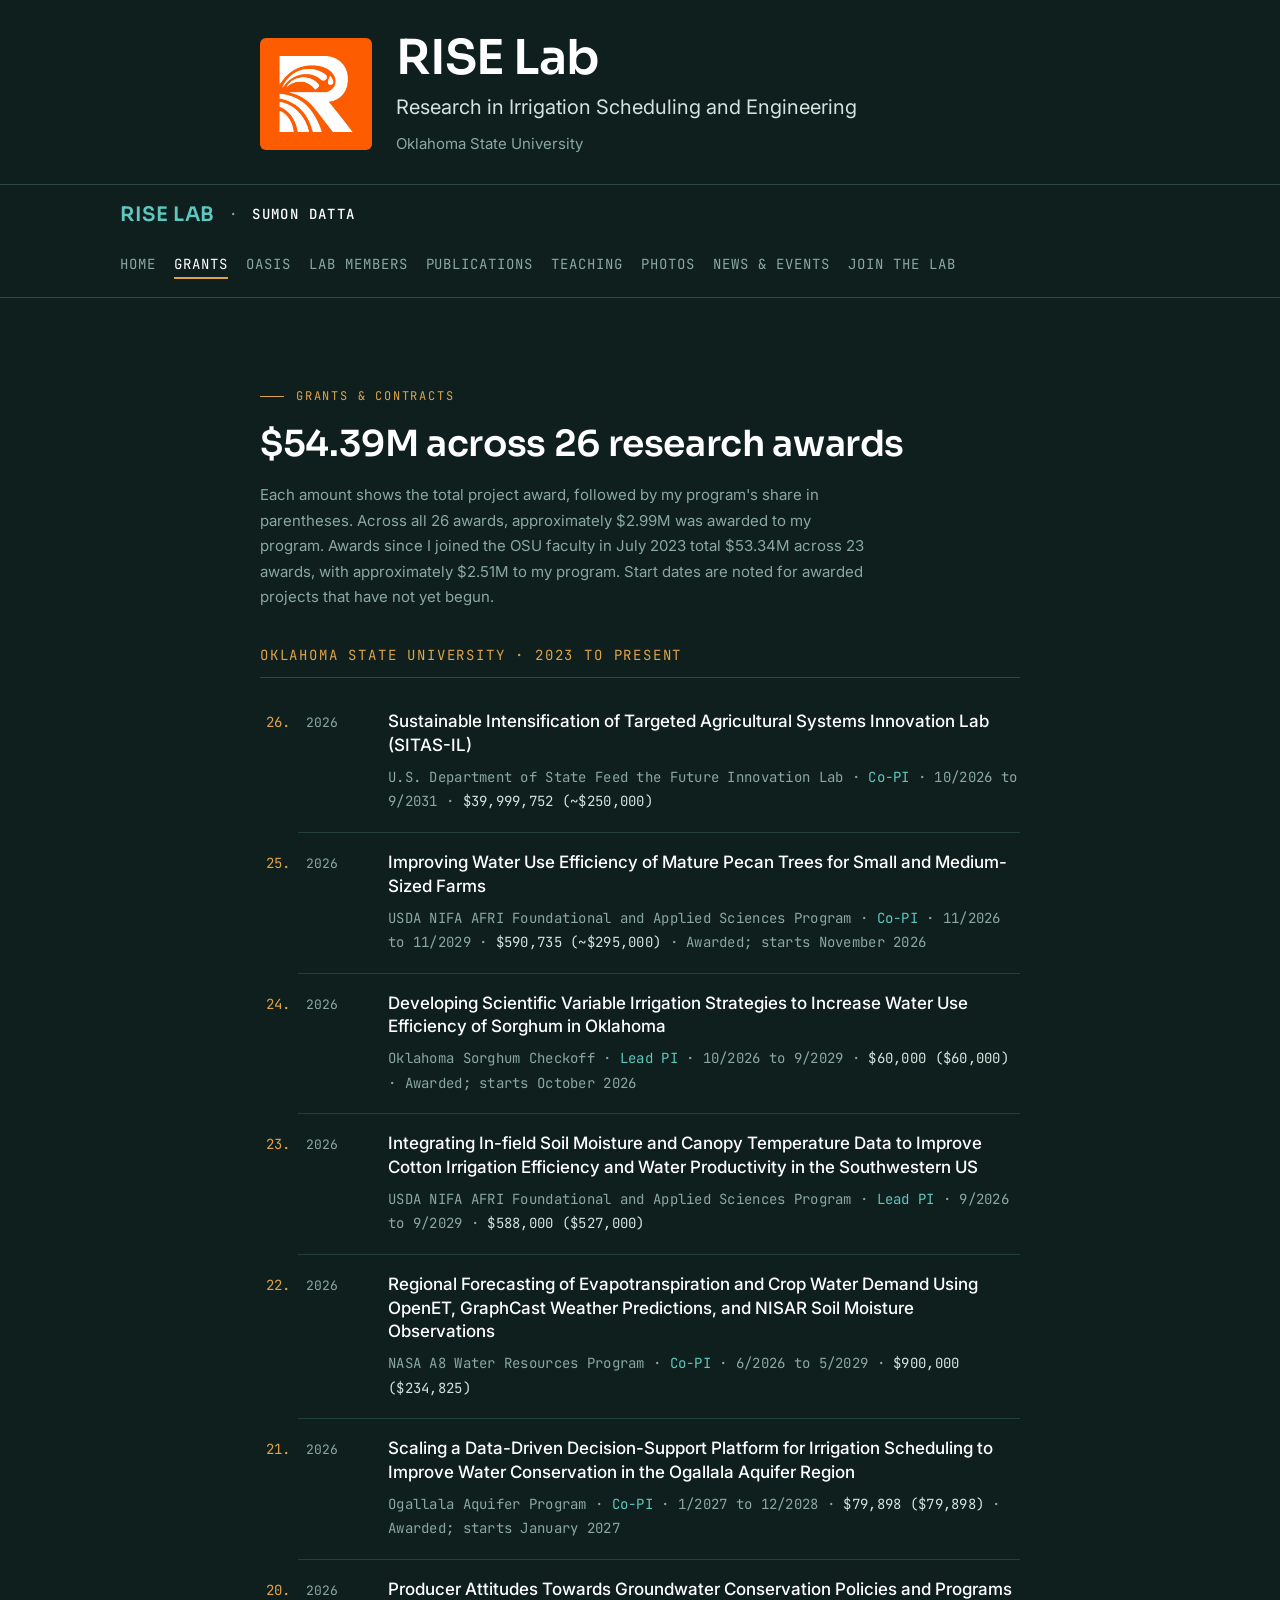
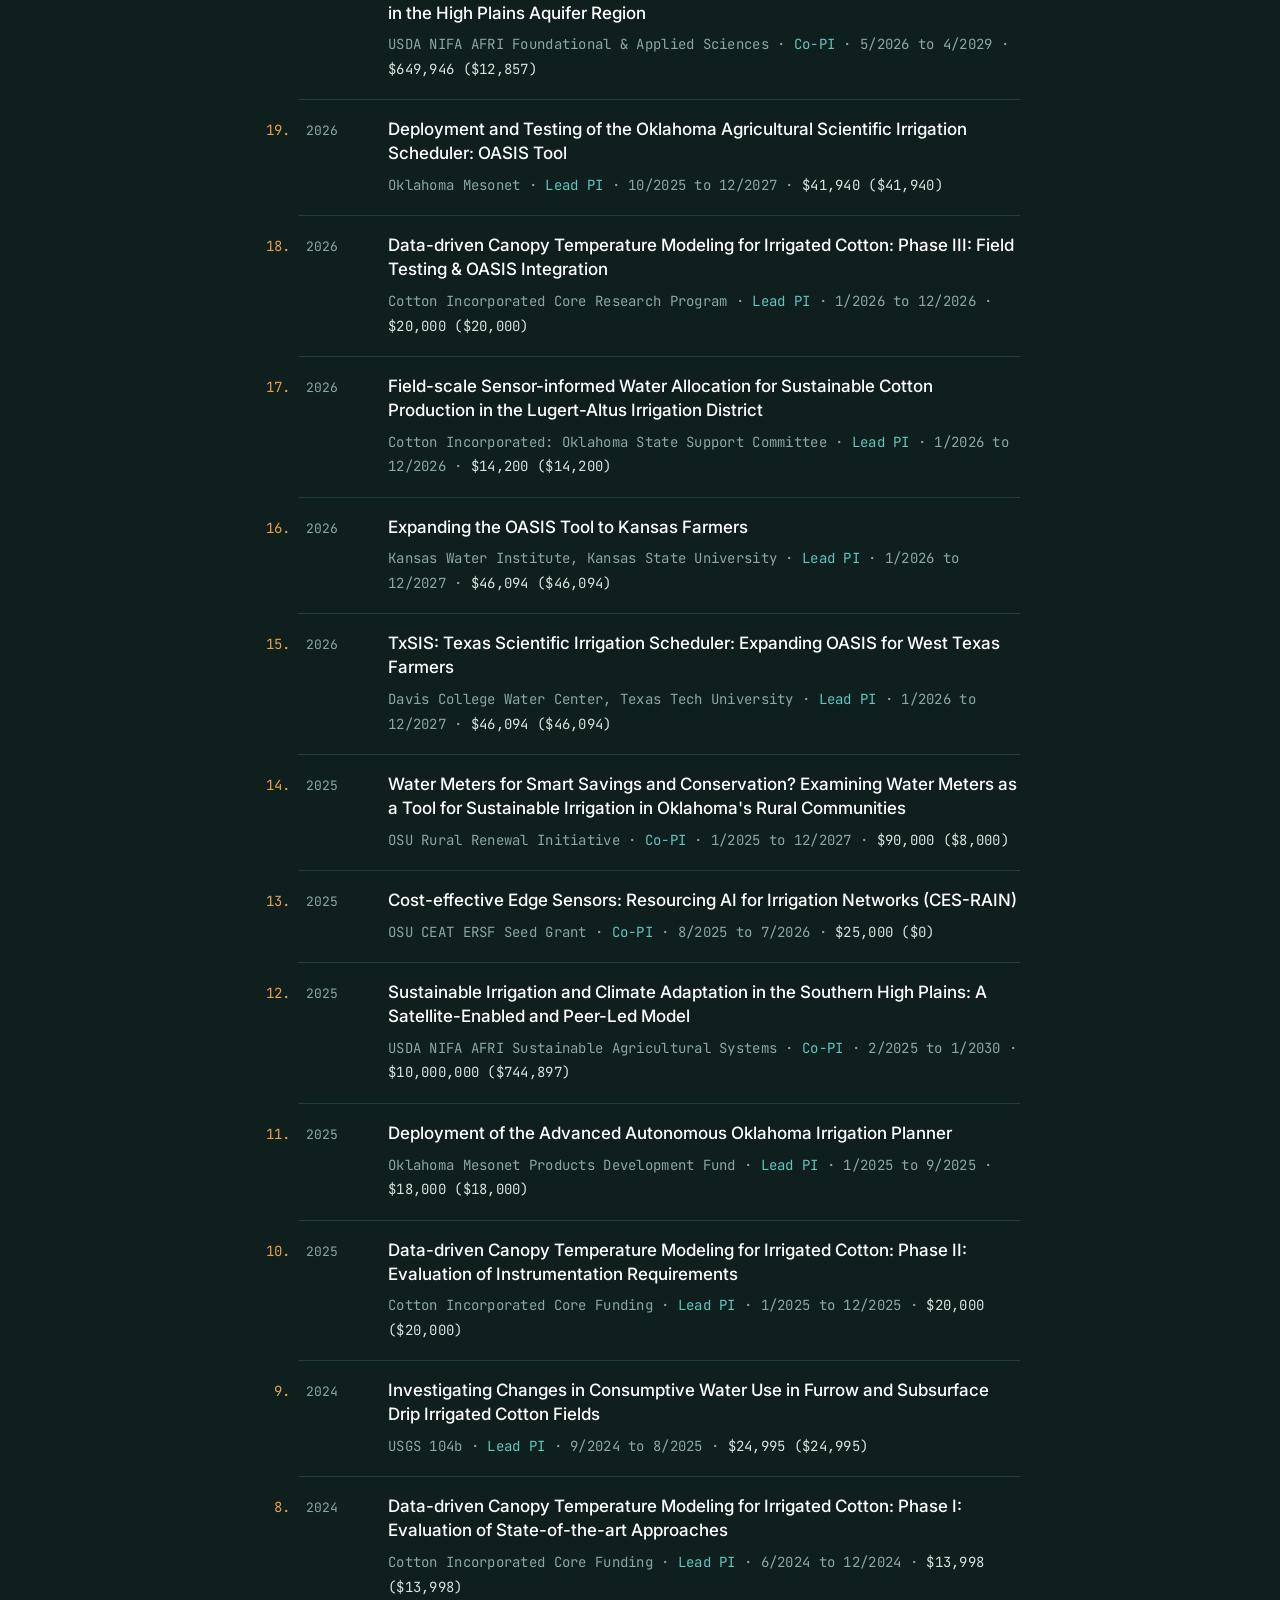
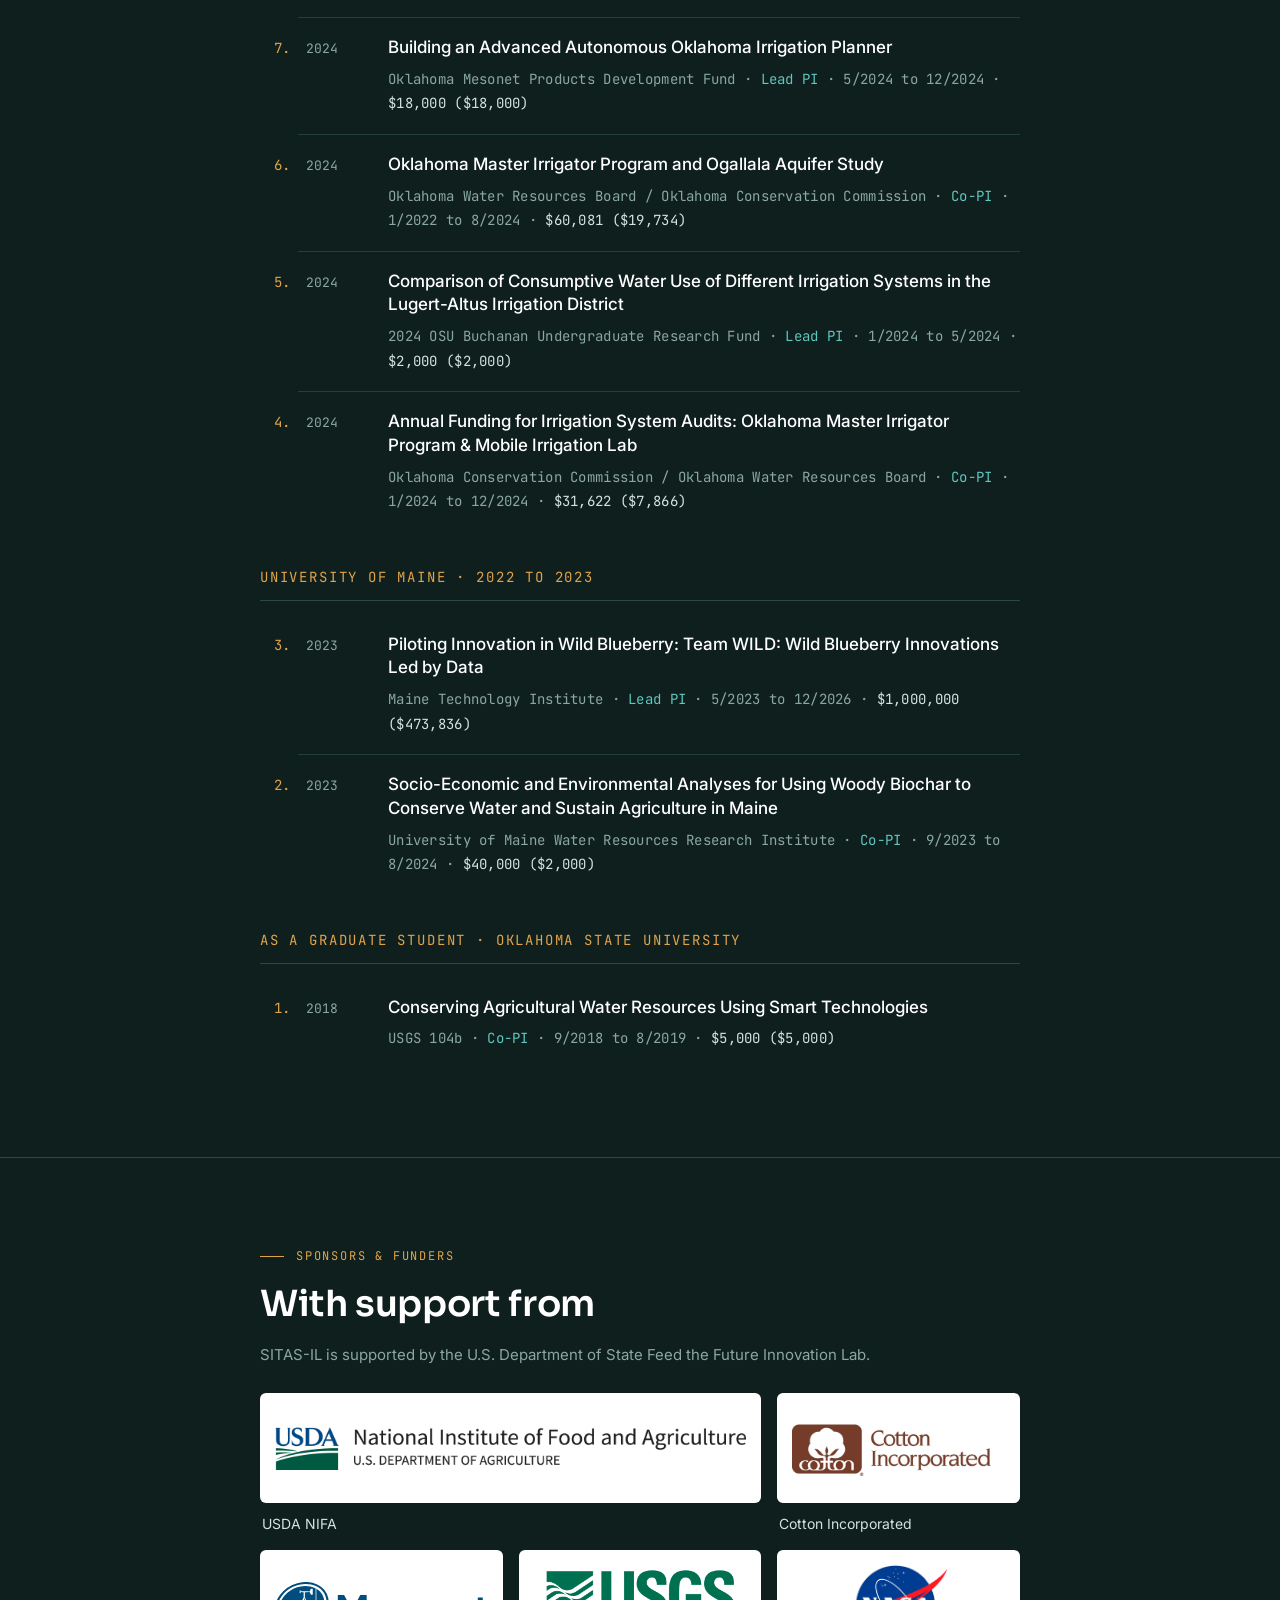
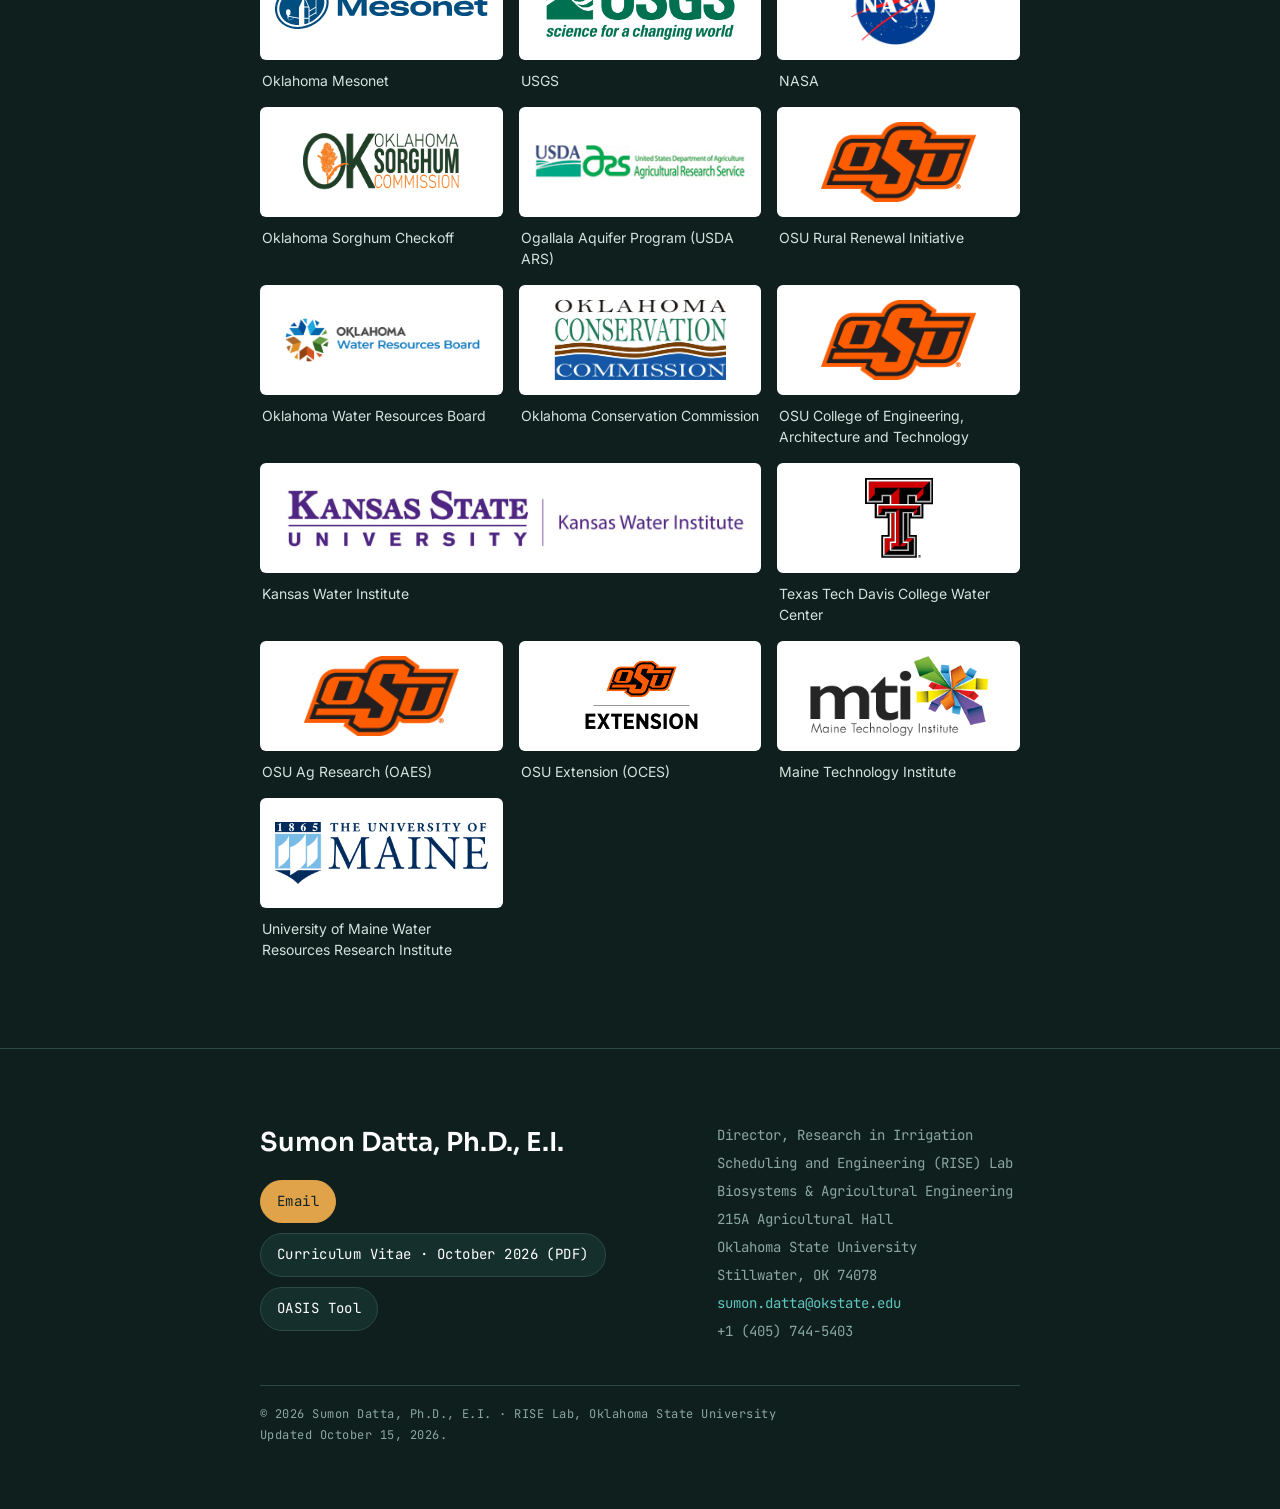
<file: funders.html>
<!DOCTYPE html>
<html lang="en"><head><meta charset="UTF-8" />
<meta name="viewport" content="width=device-width, initial-scale=1" />
<meta name="robots" content="noindex" />
<meta http-equiv="refresh" content="0; url=grants.html#sponsors" />
<link rel="canonical" href="grants.html#sponsors" />
<title>Funders | RISE Lab</title>
<script>window.location.replace("grants.html" + window.location.search + "#sponsors");</script>
</head><body><p>This section is now on the <a href="grants.html#sponsors">Grants page</a>.</p></body></html>
</file>
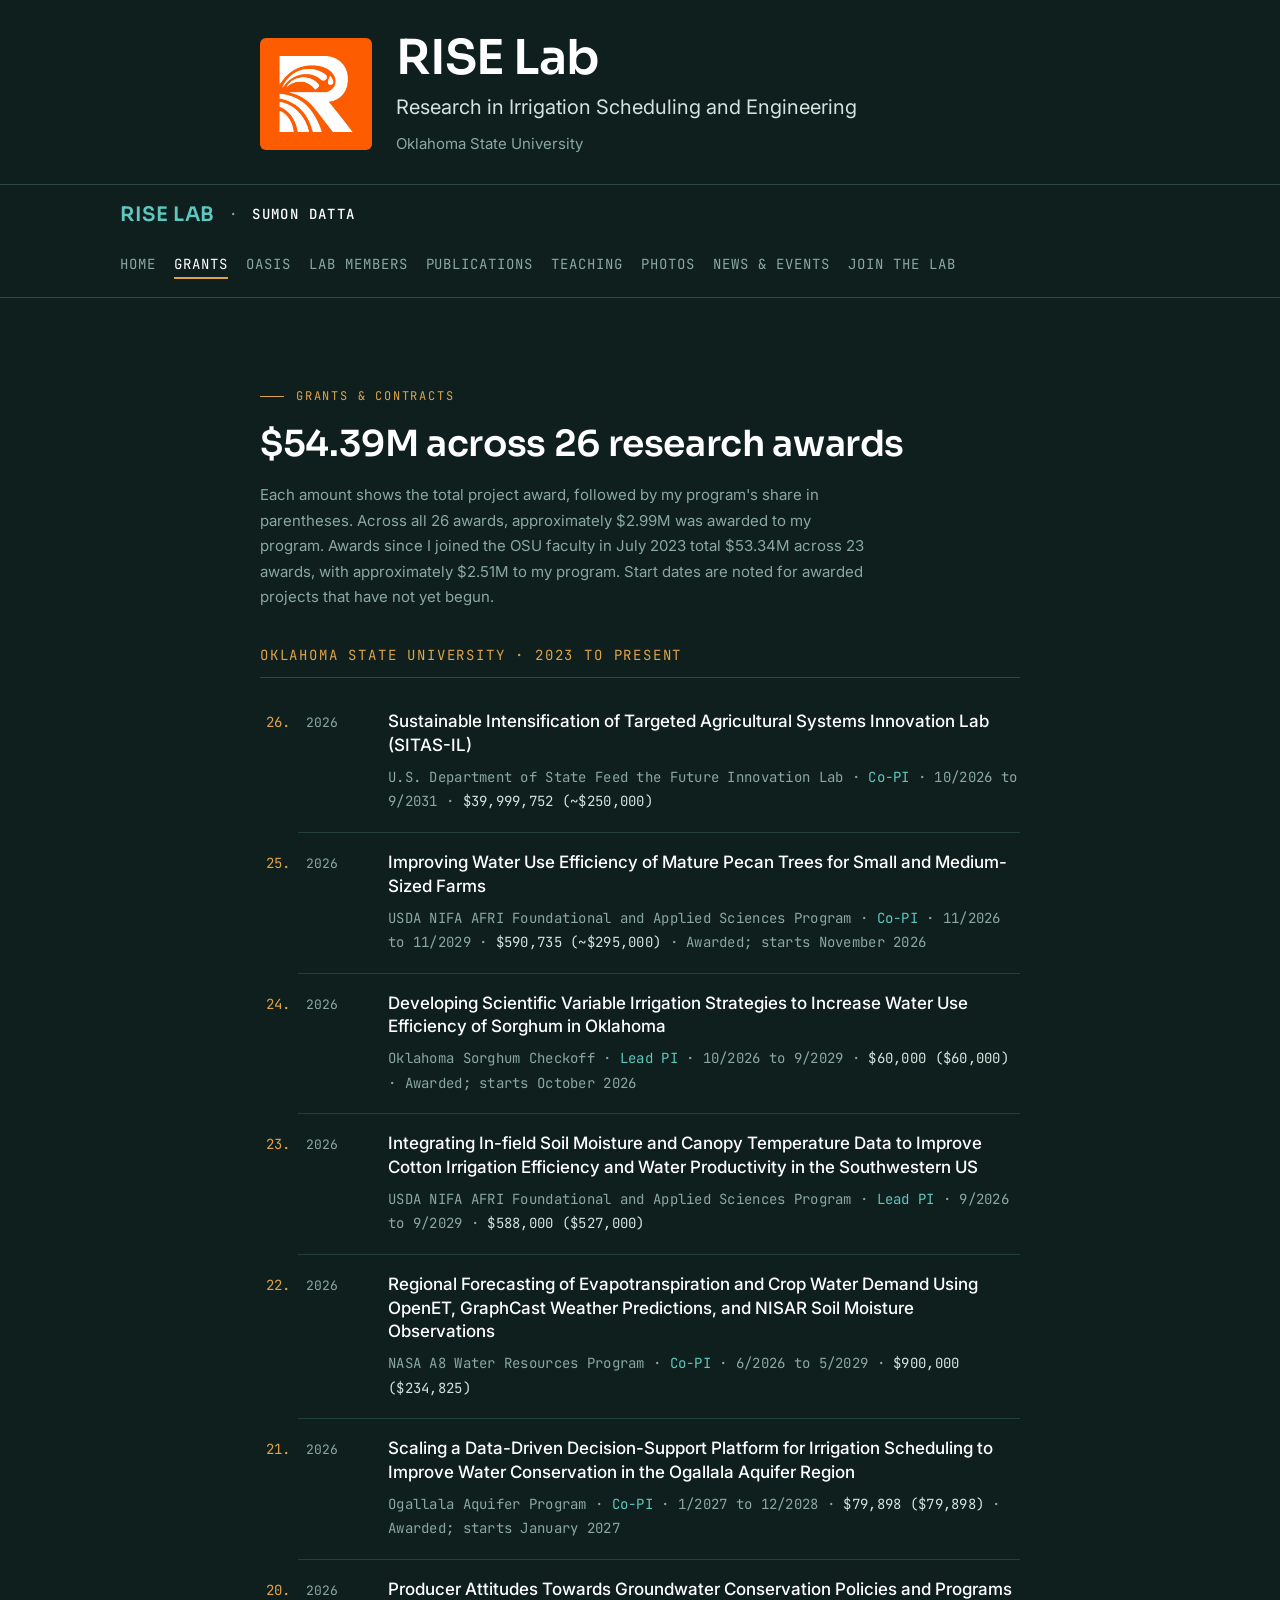
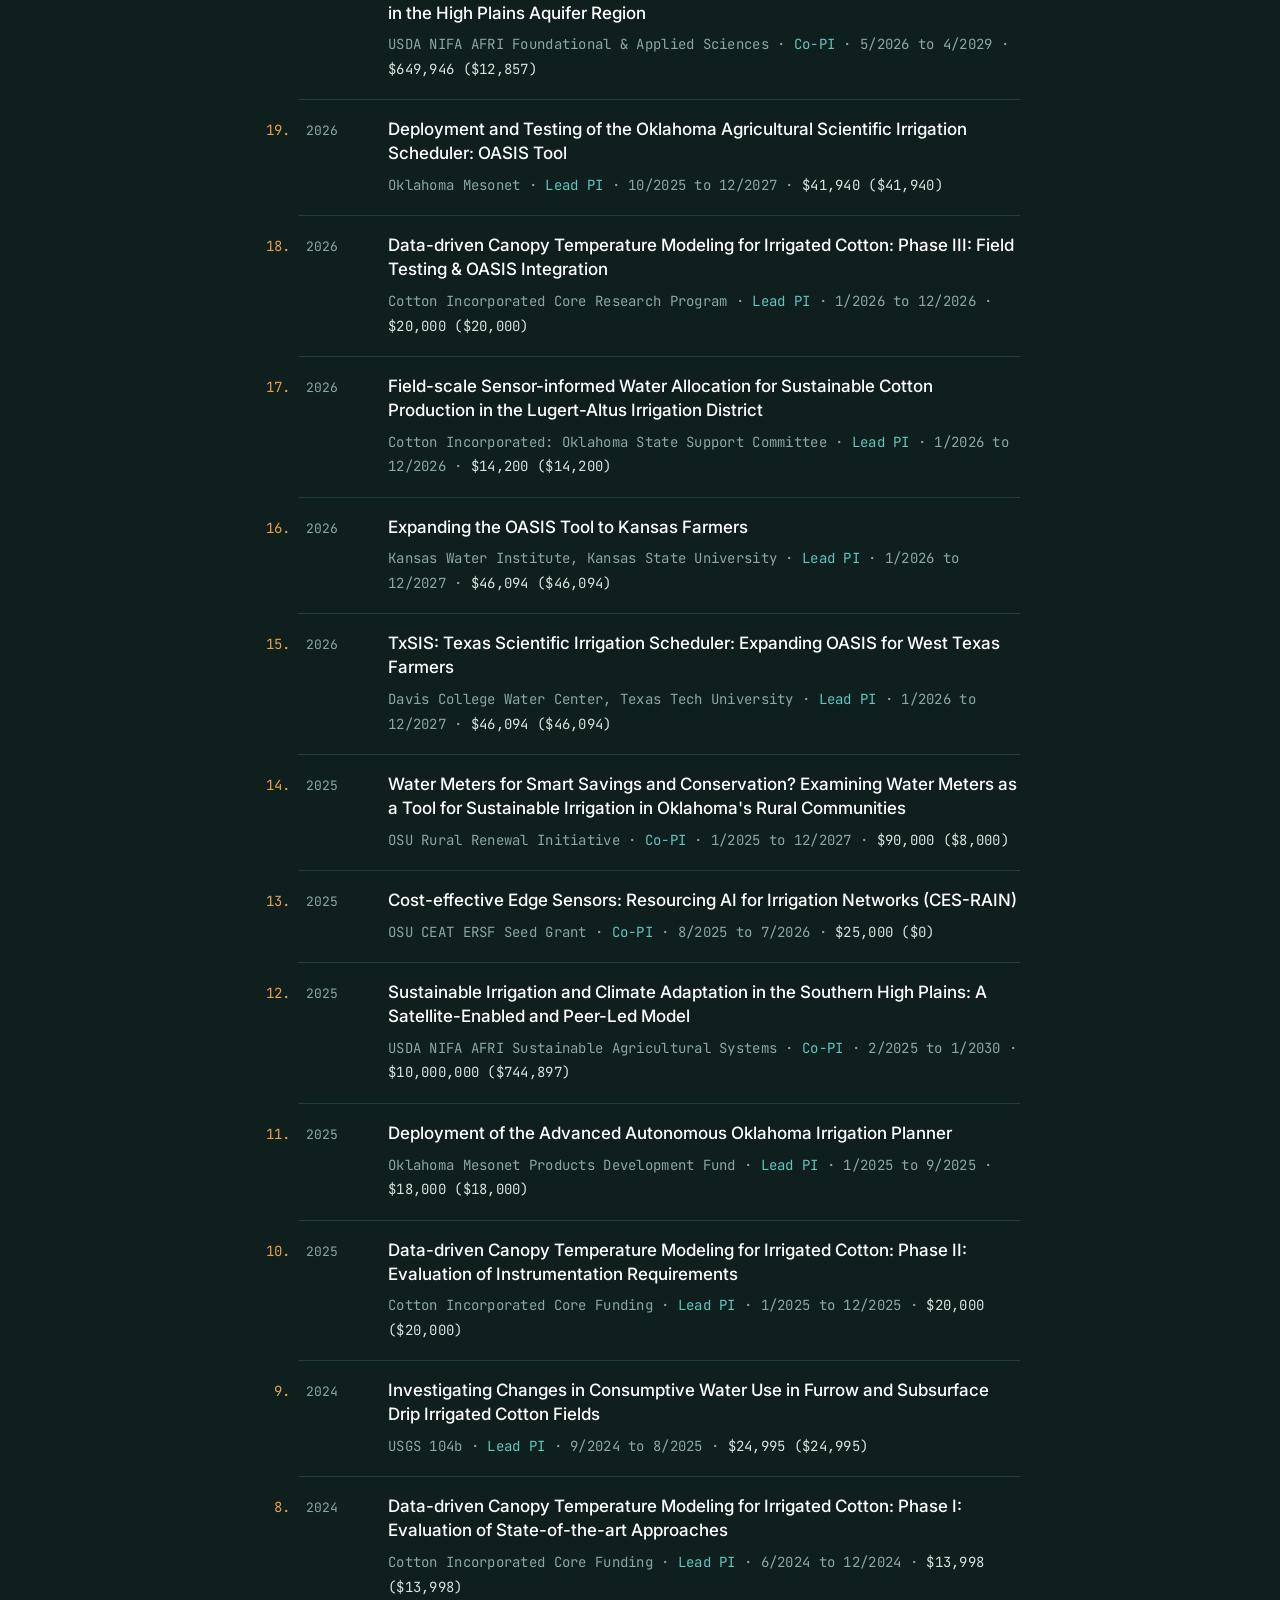
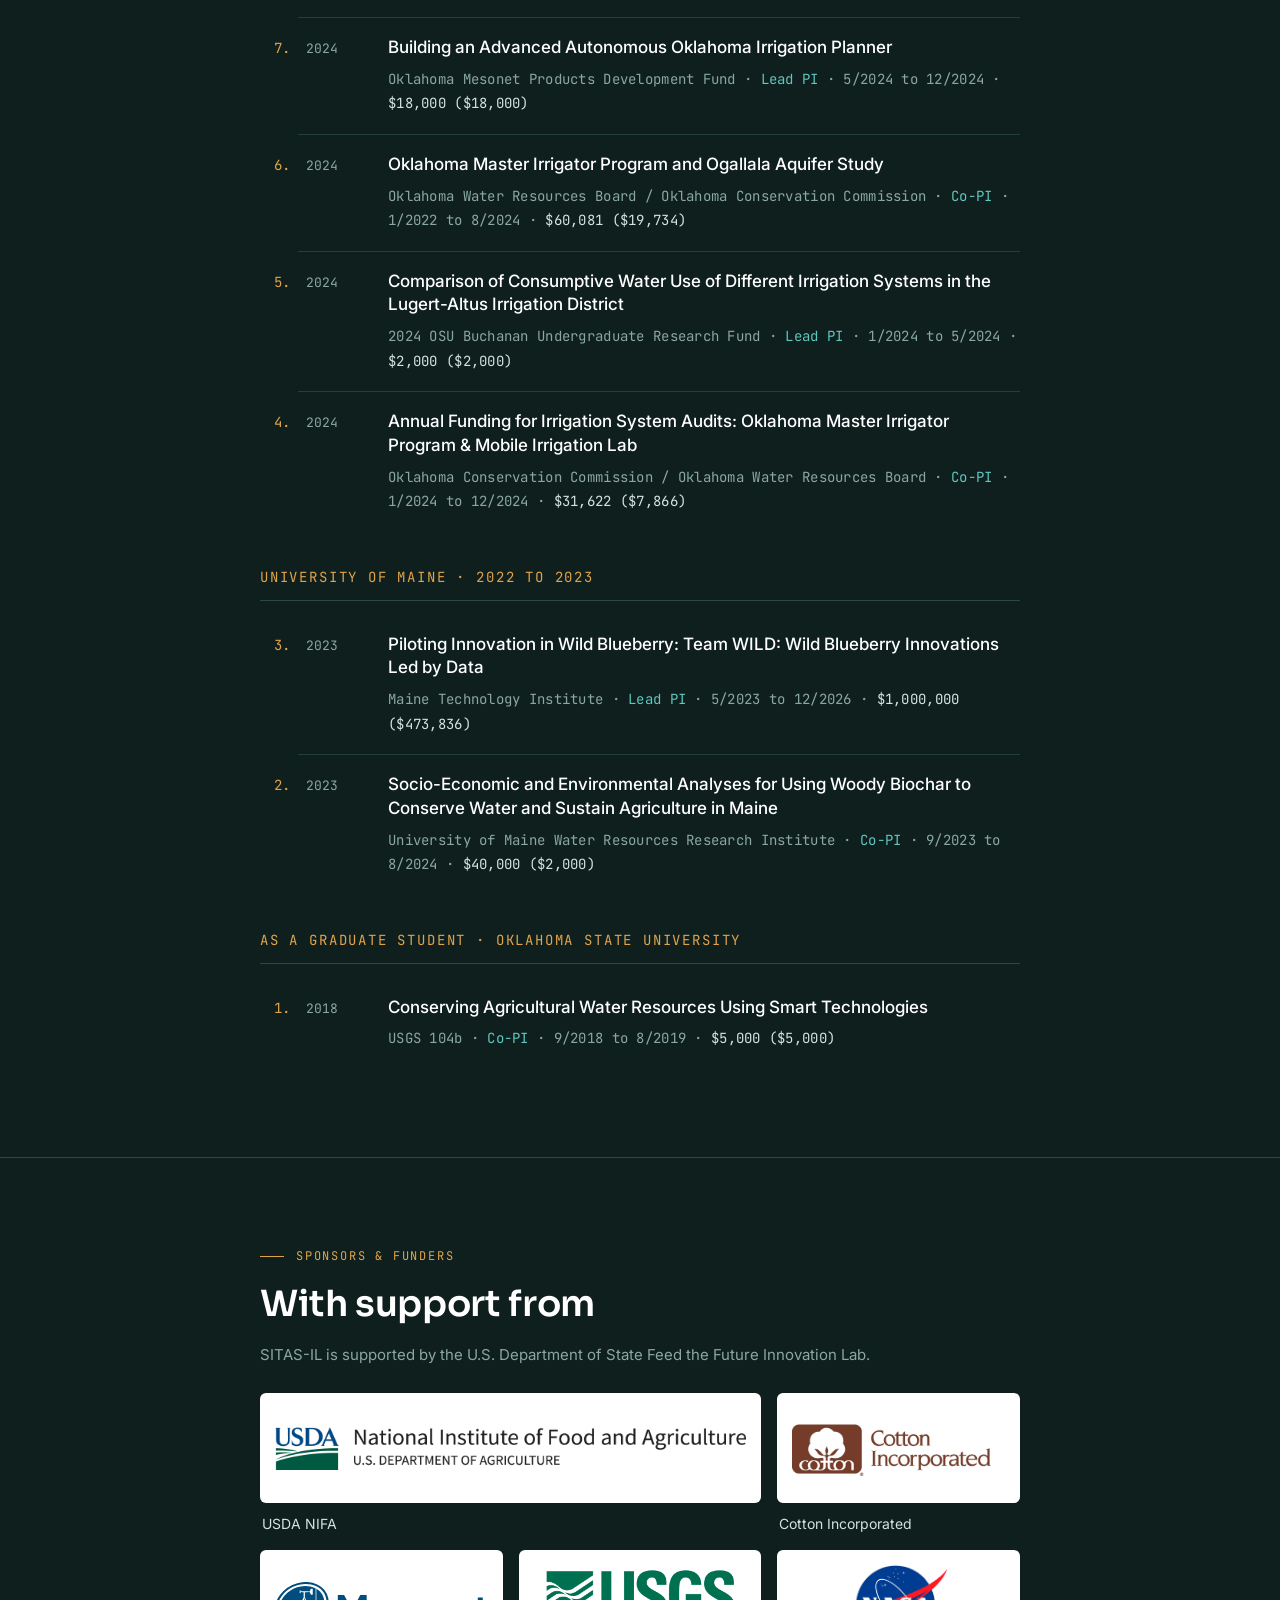
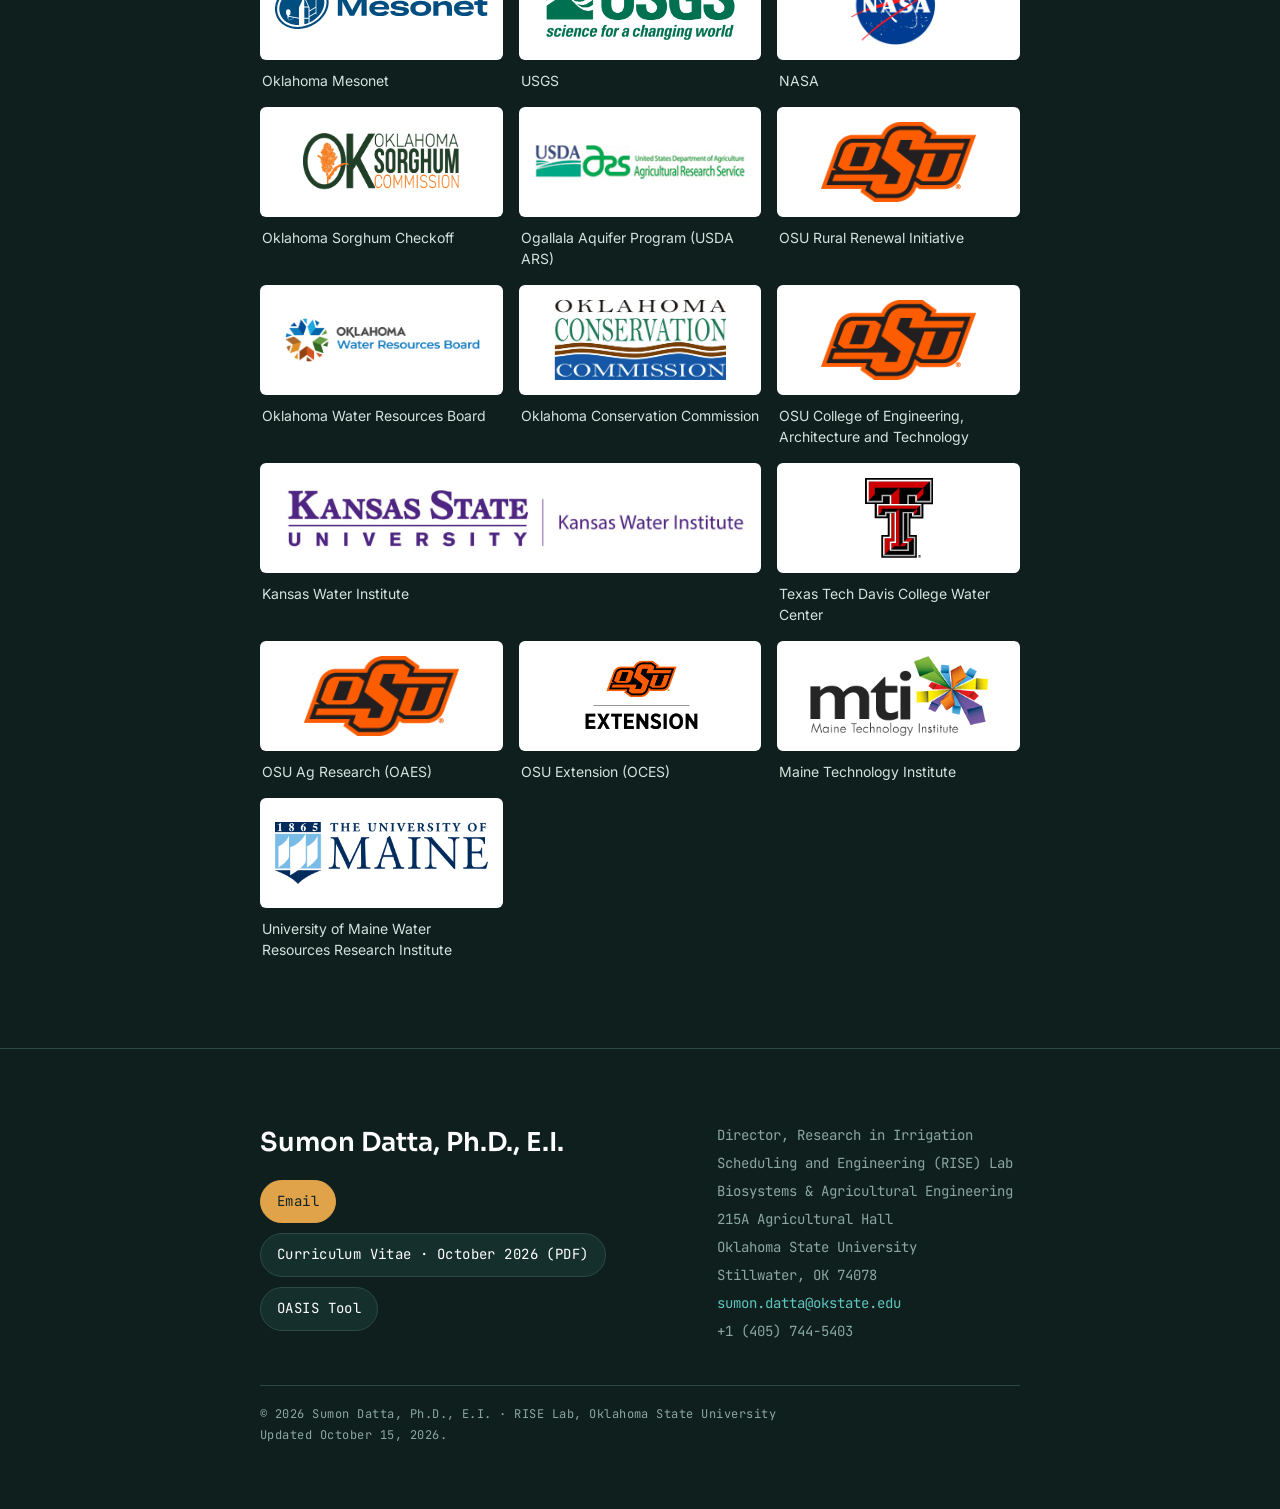
<file: grants.html>
<!DOCTYPE html>
<html lang="en">
<head>
<meta charset="UTF-8" />
<!-- Google tag (gtag.js) -->
<script async src="https://www.googletagmanager.com/gtag/js?id=G-CRK8LJ3YY7"></script>
<script>
  window.dataLayer = window.dataLayer || [];
  function gtag(){dataLayer.push(arguments);}
  gtag('js', new Date());
  gtag('config', 'G-CRK8LJ3YY7');
</script>
<meta name="viewport" content="width=device-width, initial-scale=1" />
<meta name="color-scheme" content="dark" />
<meta name="theme-color" content="#0f1f1d" />
<meta name="author" content="Sumon Datta" />
<link rel="icon" type="image/png" sizes="400x400" href="assets/brand/rise-logo-orange.png" />
<title>Grants | RISE Lab | Sumon Datta</title>
<meta name="description" content="Research grants, program funding, and supporting agencies for Sumon Datta and RISE Lab at Oklahoma State University." />

<!-- Edit this page directly. Shared styles: assets/site.css. Keep the Google Analytics tag on every page. -->

<link rel="preconnect" href="https://fonts.googleapis.com" />
<link rel="preconnect" href="https://fonts.gstatic.com" crossorigin />
<link href="https://fonts.googleapis.com/css2?family=Sora:wght@400;500;600;700&family=Inter:wght@400;500;600&family=JetBrains+Mono:wght@400;500&display=swap" rel="stylesheet" />

<link rel="stylesheet" href="assets/site.css" />
</head>
<body>
<a class="skip-link" href="#main">Skip to content</a>

<div class="lab-masthead">
  <div class="wrap lab-masthead-inner">
    <img class="lab-masthead-logo" src="assets/brand/rise-logo-orange.png" alt="RISE Lab logo" width="400" height="400" />
    <div class="lab-masthead-copy">
      <p class="lab-masthead-name">RISE Lab</p>
      <p class="lab-masthead-fullname">Research in Irrigation Scheduling and Engineering</p>
      <p class="lab-affiliation">Oklahoma State University</p>
    </div>
  </div>
</div>

<!-- TOP BAR -->
<header class="bar">
  <div class="bar-inner">
    <div class="brand"><a class="lab-name" href="index.html">RISE Lab</a><span class="brand-divider" aria-hidden="true">·</span><b>Sumon Datta</b></div>
    <nav class="menu" aria-label="Main navigation">
      <a href="index.html">Home</a>
      <a href="grants.html" aria-current="page">Grants</a>
      <a href="oasis.html">OASIS</a>
      <a href="lab.html">Lab Members</a>
      <a href="publications.html">Publications</a>
      <a href="teaching.html">Teaching</a>
      <a href="photos.html">Photos</a>
      <a href="news.html">News &amp; Events</a>
      <a href="join.html">Join the Lab</a>
    </nav>
  </div>
</header>

<main id="main">
<section id="grants">
  <div class="wrap">
    <p class="eyebrow">Grants &amp; Contracts</p>
    <h1 class="sec-title">$54.39M across 26 research awards</h1>
    <p class="note">Each amount shows the total project award, followed by my program's share in parentheses. Across all 26 awards, approximately $2.99M was awarded to my program. Awards since I joined the OSU faculty in July 2023 total $53.34M across 23 awards, with approximately $2.51M to my program. Start dates are noted for awarded projects that have not yet begun.</p>
    <p class="group-label">Oklahoma State University · 2023 to present</p>
    <ol class="numbered-entries" reversed start="26">
      <li>
        <div class="entry"><div class="yr">2026</div><div><div class="ttl">Sustainable Intensification of Targeted Agricultural Systems Innovation Lab (SITAS-IL)</div><div class="meta">U.S. Department of State Feed the Future Innovation Lab · <span class="role">Co-PI</span> · 10/2026 to 9/2031 · <span class="amt">$39,999,752 (~$250,000)</span></div></div></div>
      </li>
      <li>
        <div class="entry"><div class="yr">2026</div><div><div class="ttl">Improving Water Use Efficiency of Mature Pecan Trees for Small and Medium-Sized Farms</div><div class="meta">USDA NIFA AFRI Foundational and Applied Sciences Program · <span class="role">Co-PI</span> · 11/2026 to 11/2029 · <span class="amt">$590,735 (~$295,000)</span> · Awarded; starts November 2026</div></div></div>
      </li>
      <li>
        <div class="entry"><div class="yr">2026</div><div><div class="ttl">Developing Scientific Variable Irrigation Strategies to Increase Water Use Efficiency of Sorghum in Oklahoma</div><div class="meta">Oklahoma Sorghum Checkoff · <span class="role">Lead PI</span> · 10/2026 to 9/2029 · <span class="amt">$60,000 ($60,000)</span> · Awarded; starts October 2026</div></div></div>
      </li>
      <li>
        <div class="entry"><div class="yr">2026</div><div><div class="ttl">Integrating In-field Soil Moisture and Canopy Temperature Data to Improve Cotton Irrigation Efficiency and Water Productivity in the Southwestern US</div><div class="meta">USDA NIFA AFRI Foundational and Applied Sciences Program · <span class="role">Lead PI</span> · 9/2026 to 9/2029 · <span class="amt">$588,000 ($527,000)</span></div></div></div>
      </li>
      <li>
        <div class="entry"><div class="yr">2026</div><div><div class="ttl">Regional Forecasting of Evapotranspiration and Crop Water Demand Using OpenET, GraphCast Weather Predictions, and NISAR Soil Moisture Observations</div><div class="meta">NASA A8 Water Resources Program · <span class="role">Co-PI</span> · 6/2026 to 5/2029 · <span class="amt">$900,000 ($234,825)</span></div></div></div>
      </li>
      <li>
        <div class="entry"><div class="yr">2026</div><div><div class="ttl">Scaling a Data-Driven Decision-Support Platform for Irrigation Scheduling to Improve Water Conservation in the Ogallala Aquifer Region</div><div class="meta">Ogallala Aquifer Program · <span class="role">Co-PI</span> · 1/2027 to 12/2028 · <span class="amt">$79,898 ($79,898)</span> · Awarded; starts January 2027</div></div></div>
      </li>
      <li>
        <div class="entry"><div class="yr">2026</div><div><div class="ttl">Producer Attitudes Towards Groundwater Conservation Policies and Programs in the High Plains Aquifer Region</div><div class="meta">USDA NIFA AFRI Foundational &amp; Applied Sciences · <span class="role">Co-PI</span> · 5/2026 to 4/2029 · <span class="amt">$649,946 ($12,857)</span></div></div></div>
      </li>
      <li>
        <div class="entry"><div class="yr">2026</div><div><div class="ttl">Deployment and Testing of the Oklahoma Agricultural Scientific Irrigation Scheduler: OASIS Tool</div><div class="meta">Oklahoma Mesonet · <span class="role">Lead PI</span> · 10/2025 to 12/2027 · <span class="amt">$41,940 ($41,940)</span></div></div></div>
      </li>
      <li>
        <div class="entry"><div class="yr">2026</div><div><div class="ttl">Data-driven Canopy Temperature Modeling for Irrigated Cotton: Phase III: Field Testing &amp; OASIS Integration</div><div class="meta">Cotton Incorporated Core Research Program · <span class="role">Lead PI</span> · 1/2026 to 12/2026 · <span class="amt">$20,000 ($20,000)</span></div></div></div>
      </li>
      <li>
        <div class="entry"><div class="yr">2026</div><div><div class="ttl">Field-scale Sensor-informed Water Allocation for Sustainable Cotton Production in the Lugert-Altus Irrigation District</div><div class="meta">Cotton Incorporated: Oklahoma State Support Committee · <span class="role">Lead PI</span> · 1/2026 to 12/2026 · <span class="amt">$14,200 ($14,200)</span></div></div></div>
      </li>
      <li>
        <div class="entry"><div class="yr">2026</div><div><div class="ttl">Expanding the OASIS Tool to Kansas Farmers</div><div class="meta">Kansas Water Institute, Kansas State University · <span class="role">Lead PI</span> · 1/2026 to 12/2027 · <span class="amt">$46,094 ($46,094)</span></div></div></div>
      </li>
      <li>
        <div class="entry"><div class="yr">2026</div><div><div class="ttl">TxSIS: Texas Scientific Irrigation Scheduler: Expanding OASIS for West Texas Farmers</div><div class="meta">Davis College Water Center, Texas Tech University · <span class="role">Lead PI</span> · 1/2026 to 12/2027 · <span class="amt">$46,094 ($46,094)</span></div></div></div>
      </li>
      <li>
        <div class="entry"><div class="yr">2025</div><div><div class="ttl">Water Meters for Smart Savings and Conservation? Examining Water Meters as a Tool for Sustainable Irrigation in Oklahoma's Rural Communities</div><div class="meta">OSU Rural Renewal Initiative · <span class="role">Co-PI</span> · 1/2025 to 12/2027 · <span class="amt">$90,000 ($8,000)</span></div></div></div>
      </li>
      <li>
        <div class="entry"><div class="yr">2025</div><div><div class="ttl">Cost-effective Edge Sensors: Resourcing AI for Irrigation Networks (CES-RAIN)</div><div class="meta">OSU CEAT ERSF Seed Grant · <span class="role">Co-PI</span> · 8/2025 to 7/2026 · <span class="amt">$25,000 ($0)</span></div></div></div>
      </li>
      <li>
        <div class="entry"><div class="yr">2025</div><div><div class="ttl">Sustainable Irrigation and Climate Adaptation in the Southern High Plains: A Satellite-Enabled and Peer-Led Model</div><div class="meta">USDA NIFA AFRI Sustainable Agricultural Systems · <span class="role">Co-PI</span> · 2/2025 to 1/2030 · <span class="amt">$10,000,000 ($744,897)</span></div></div></div>
      </li>
      <li>
        <div class="entry"><div class="yr">2025</div><div><div class="ttl">Deployment of the Advanced Autonomous Oklahoma Irrigation Planner</div><div class="meta">Oklahoma Mesonet Products Development Fund · <span class="role">Lead PI</span> · 1/2025 to 9/2025 · <span class="amt">$18,000 ($18,000)</span></div></div></div>
      </li>
      <li>
        <div class="entry"><div class="yr">2025</div><div><div class="ttl">Data-driven Canopy Temperature Modeling for Irrigated Cotton: Phase II: Evaluation of Instrumentation Requirements</div><div class="meta">Cotton Incorporated Core Funding · <span class="role">Lead PI</span> · 1/2025 to 12/2025 · <span class="amt">$20,000 ($20,000)</span></div></div></div>
      </li>
      <li>
        <div class="entry"><div class="yr">2024</div><div><div class="ttl">Investigating Changes in Consumptive Water Use in Furrow and Subsurface Drip Irrigated Cotton Fields</div><div class="meta">USGS 104b · <span class="role">Lead PI</span> · 9/2024 to 8/2025 · <span class="amt">$24,995 ($24,995)</span></div></div></div>
      </li>
      <li>
        <div class="entry"><div class="yr">2024</div><div><div class="ttl">Data-driven Canopy Temperature Modeling for Irrigated Cotton: Phase I: Evaluation of State-of-the-art Approaches</div><div class="meta">Cotton Incorporated Core Funding · <span class="role">Lead PI</span> · 6/2024 to 12/2024 · <span class="amt">$13,998 ($13,998)</span></div></div></div>
      </li>
      <li>
        <div class="entry"><div class="yr">2024</div><div><div class="ttl">Building an Advanced Autonomous Oklahoma Irrigation Planner</div><div class="meta">Oklahoma Mesonet Products Development Fund · <span class="role">Lead PI</span> · 5/2024 to 12/2024 · <span class="amt">$18,000 ($18,000)</span></div></div></div>
      </li>
      <li>
        <div class="entry"><div class="yr">2024</div><div><div class="ttl">Oklahoma Master Irrigator Program and Ogallala Aquifer Study</div><div class="meta">Oklahoma Water Resources Board / Oklahoma Conservation Commission · <span class="role">Co-PI</span> · 1/2022 to 8/2024 · <span class="amt">$60,081 ($19,734)</span></div></div></div>
      </li>
      <li>
        <div class="entry"><div class="yr">2024</div><div><div class="ttl">Comparison of Consumptive Water Use of Different Irrigation Systems in the Lugert-Altus Irrigation District</div><div class="meta">2024 OSU Buchanan Undergraduate Research Fund · <span class="role">Lead PI</span> · 1/2024 to 5/2024 · <span class="amt">$2,000 ($2,000)</span></div></div></div>
      </li>
      <li>
        <div class="entry"><div class="yr">2024</div><div><div class="ttl">Annual Funding for Irrigation System Audits: Oklahoma Master Irrigator Program &amp; Mobile Irrigation Lab</div><div class="meta">Oklahoma Conservation Commission / Oklahoma Water Resources Board · <span class="role">Co-PI</span> · 1/2024 to 12/2024 · <span class="amt">$31,622 ($7,866)</span></div></div></div>
      </li>
    </ol>
    <p class="group-label">University of Maine · 2022 to 2023</p>
    <ol class="numbered-entries" reversed start="3">
      <li>
        <div class="entry"><div class="yr">2023</div><div><div class="ttl">Piloting Innovation in Wild Blueberry: Team WILD: Wild Blueberry Innovations Led by Data</div><div class="meta">Maine Technology Institute · <span class="role">Lead PI</span> · 5/2023 to 12/2026 · <span class="amt">$1,000,000 ($473,836)</span></div></div></div>
      </li>
      <li>
        <div class="entry"><div class="yr">2023</div><div><div class="ttl">Socio-Economic and Environmental Analyses for Using Woody Biochar to Conserve Water and Sustain Agriculture in Maine</div><div class="meta">University of Maine Water Resources Research Institute · <span class="role">Co-PI</span> · 9/2023 to 8/2024 · <span class="amt">$40,000 ($2,000)</span></div></div></div>
      </li>
    </ol>
    <p class="group-label">As a Graduate Student · Oklahoma State University</p>
    <ol class="numbered-entries" reversed start="1">
      <li>
        <div class="entry"><div class="yr">2018</div><div><div class="ttl">Conserving Agricultural Water Resources Using Smart Technologies</div><div class="meta">USGS 104b · <span class="role">Co-PI</span> · 9/2018 to 8/2019 · <span class="amt">$5,000 ($5,000)</span></div></div></div>
      </li>
    </ol>
  </div>
</section>
<section id="sponsors">
  <div class="wrap">
    <p class="eyebrow">Sponsors &amp; Funders</p>
    <h2 class="sec-title">With support from</h2>
    <p class="note">SITAS-IL is supported by the U.S. Department of State Feed the Future Innovation Lab.</p>
    <div class="sponsors">
      <a class="sponsor-card wide" href="https://www.nifa.usda.gov/" target="_blank" rel="noopener">
        <span class="logo-well"><img src="assets/logos/nifa.png" alt="USDA National Institute of Food and Agriculture logo" loading="lazy" /></span>
        <span class="sponsor-label">USDA NIFA</span>
      </a>
      <a class="sponsor-card" href="https://www.cottoninc.com/" target="_blank" rel="noopener">
        <span class="logo-well"><img src="assets/logos/cotton-incorporated.jpg" alt="Cotton Incorporated logo" loading="lazy" /></span>
        <span class="sponsor-label">Cotton Incorporated</span>
      </a>
      <a class="sponsor-card" href="https://www.mesonet.org/" target="_blank" rel="noopener">
        <span class="logo-well"><img src="assets/logos/mesonet-dark.svg" alt="Oklahoma Mesonet logo" loading="lazy" /></span>
        <span class="sponsor-label">Oklahoma Mesonet</span>
      </a>
      <a class="sponsor-card" href="https://www.usgs.gov/" target="_blank" rel="noopener">
        <span class="logo-well"><img src="assets/logos/usgs.png" alt="U.S. Geological Survey logo" loading="lazy" /></span>
        <span class="sponsor-label">USGS</span>
      </a>
      <a class="sponsor-card" href="https://www.nasa.gov/" target="_blank" rel="noopener">
        <span class="logo-well"><img src="assets/logos/nasa.png" alt="NASA logo" loading="lazy" /></span>
        <span class="sponsor-label">NASA</span>
      </a>
      <a class="sponsor-card" href="https://www.sorghumoklahoma.com/" target="_blank" rel="noopener">
        <span class="logo-well"><img src="assets/logos/oklahoma-sorghum-commission.png" alt="Oklahoma Sorghum Commission logo" loading="lazy" /></span>
        <span class="sponsor-label">Oklahoma Sorghum Checkoff</span>
      </a>
      <a class="sponsor-card" href="https://ogallala.tamu.edu/" target="_blank" rel="noopener">
        <span class="logo-well"><img class="ars" src="assets/logos/usda-ars.jpg" alt="USDA Agricultural Research Service logo" loading="lazy" /></span>
        <span class="sponsor-label">Ogallala Aquifer Program (USDA ARS)</span>
      </a>
      <a class="sponsor-card" href="https://ruralrenewal.okstate.edu/" target="_blank" rel="noopener">
        <span class="logo-well"><img class="osu" src="assets/logos/oklahoma-state.png" alt="Oklahoma State University logo" loading="lazy" /></span>
        <span class="sponsor-label">OSU Rural Renewal Initiative</span>
      </a>
      <a class="sponsor-card" href="https://oklahoma.gov/owrb.html" target="_blank" rel="noopener">
        <span class="logo-well"><img src="assets/logos/owrb.png" alt="Oklahoma Water Resources Board logo" loading="lazy" /></span>
        <span class="sponsor-label">Oklahoma Water Resources Board</span>
      </a>
      <a class="sponsor-card" href="https://conservation.ok.gov/" target="_blank" rel="noopener">
        <span class="logo-well"><img src="assets/logos/conservation.png" alt="Oklahoma Conservation Commission logo" loading="lazy" /></span>
        <span class="sponsor-label">Oklahoma Conservation Commission</span>
      </a>
      <a class="sponsor-card" href="https://ceat.okstate.edu/" target="_blank" rel="noopener">
        <span class="logo-well"><img class="osu" src="assets/logos/oklahoma-state.png" alt="Oklahoma State University logo" loading="lazy" /></span>
        <span class="sponsor-label">OSU College of Engineering, Architecture and Technology</span>
      </a>
      <a class="sponsor-card wide" href="https://www.k-state.edu/engagement/innovation-and-partnerships/interdisciplinary-institutes/water-institute/" target="_blank" rel="noopener">
        <span class="logo-well"><img class="kansas" src="assets/logos/kansas-water-institute.png" alt="Kansas State University, Kansas Water Institute logo" loading="lazy" /></span>
        <span class="sponsor-label">Kansas Water Institute</span>
      </a>
      <a class="sponsor-card" href="https://www.depts.ttu.edu/agriculturalsciences/WaterCenter/" target="_blank" rel="noopener">
        <span class="logo-well"><img src="assets/logos/texas-tech.svg" alt="Texas Tech University logo" loading="lazy" /></span>
        <span class="sponsor-label">Texas Tech Davis College Water Center</span>
      </a>
      <a class="sponsor-card" href="https://agresearch.okstate.edu/" target="_blank" rel="noopener">
        <span class="logo-well"><img class="osu" src="assets/logos/oklahoma-state.png" alt="Oklahoma State University logo" loading="lazy" /></span>
        <span class="sponsor-label">OSU Ag Research (OAES)</span>
      </a>
      <a class="sponsor-card" href="https://extension.okstate.edu/" target="_blank" rel="noopener">
        <span class="logo-well"><img src="assets/logos/osu-extension.png" alt="Oklahoma State University Extension logo" loading="lazy" /></span>
        <span class="sponsor-label">OSU Extension (OCES)</span>
      </a>
      <a class="sponsor-card" href="https://www.mainetechnology.org/" target="_blank" rel="noopener">
        <span class="logo-well"><img src="assets/logos/maine-technology-institute.png" alt="Maine Technology Institute logo" loading="lazy" /></span>
        <span class="sponsor-label">Maine Technology Institute</span>
      </a>
      <a class="sponsor-card" href="https://umaine.edu/mitchellcenter/" target="_blank" rel="noopener">
        <span class="logo-well"><img src="assets/logos/university-maine.png" alt="University of Maine logo" loading="lazy" /></span>
        <span class="sponsor-label">University of Maine Water Resources Research Institute</span>
      </a>
    </div>
  </div>
</section>
</main>
<footer id="cv">
  <div class="wrap">
    <div class="foot-grid">
      <div>
        <p class="fname">Sumon Datta, Ph.D., E.I.</p>
        <div class="chips">
          <a class="chip solid" href="mailto:sumon.datta@okstate.edu">Email</a>
          <a class="chip" href="assets/CV_main.pdf" target="_blank" rel="noopener">Curriculum Vitae · October 2026 (PDF)</a>
          <a class="chip" href="https://irrigation.okstate.edu" target="_blank" rel="noopener">OASIS Tool</a>
        </div>
      </div>
      <div>
        <div class="contact">
          Director, Research in Irrigation Scheduling and Engineering (RISE) Lab<br>
          Biosystems &amp; Agricultural Engineering<br>
          215A Agricultural Hall<br>
          Oklahoma State University<br>
          Stillwater, OK 74078<br>
          <a href="mailto:sumon.datta@okstate.edu">sumon.datta@okstate.edu</a><br>
          +1 (405) 744-5403
        </div>
      </div>
    </div>
    <div class="colophon">© 2026 Sumon Datta, Ph.D., E.I. · RISE Lab, Oklahoma State University<br>Updated October 15, 2026.</div>
  </div>
</footer>
</body>
</html>
</file>
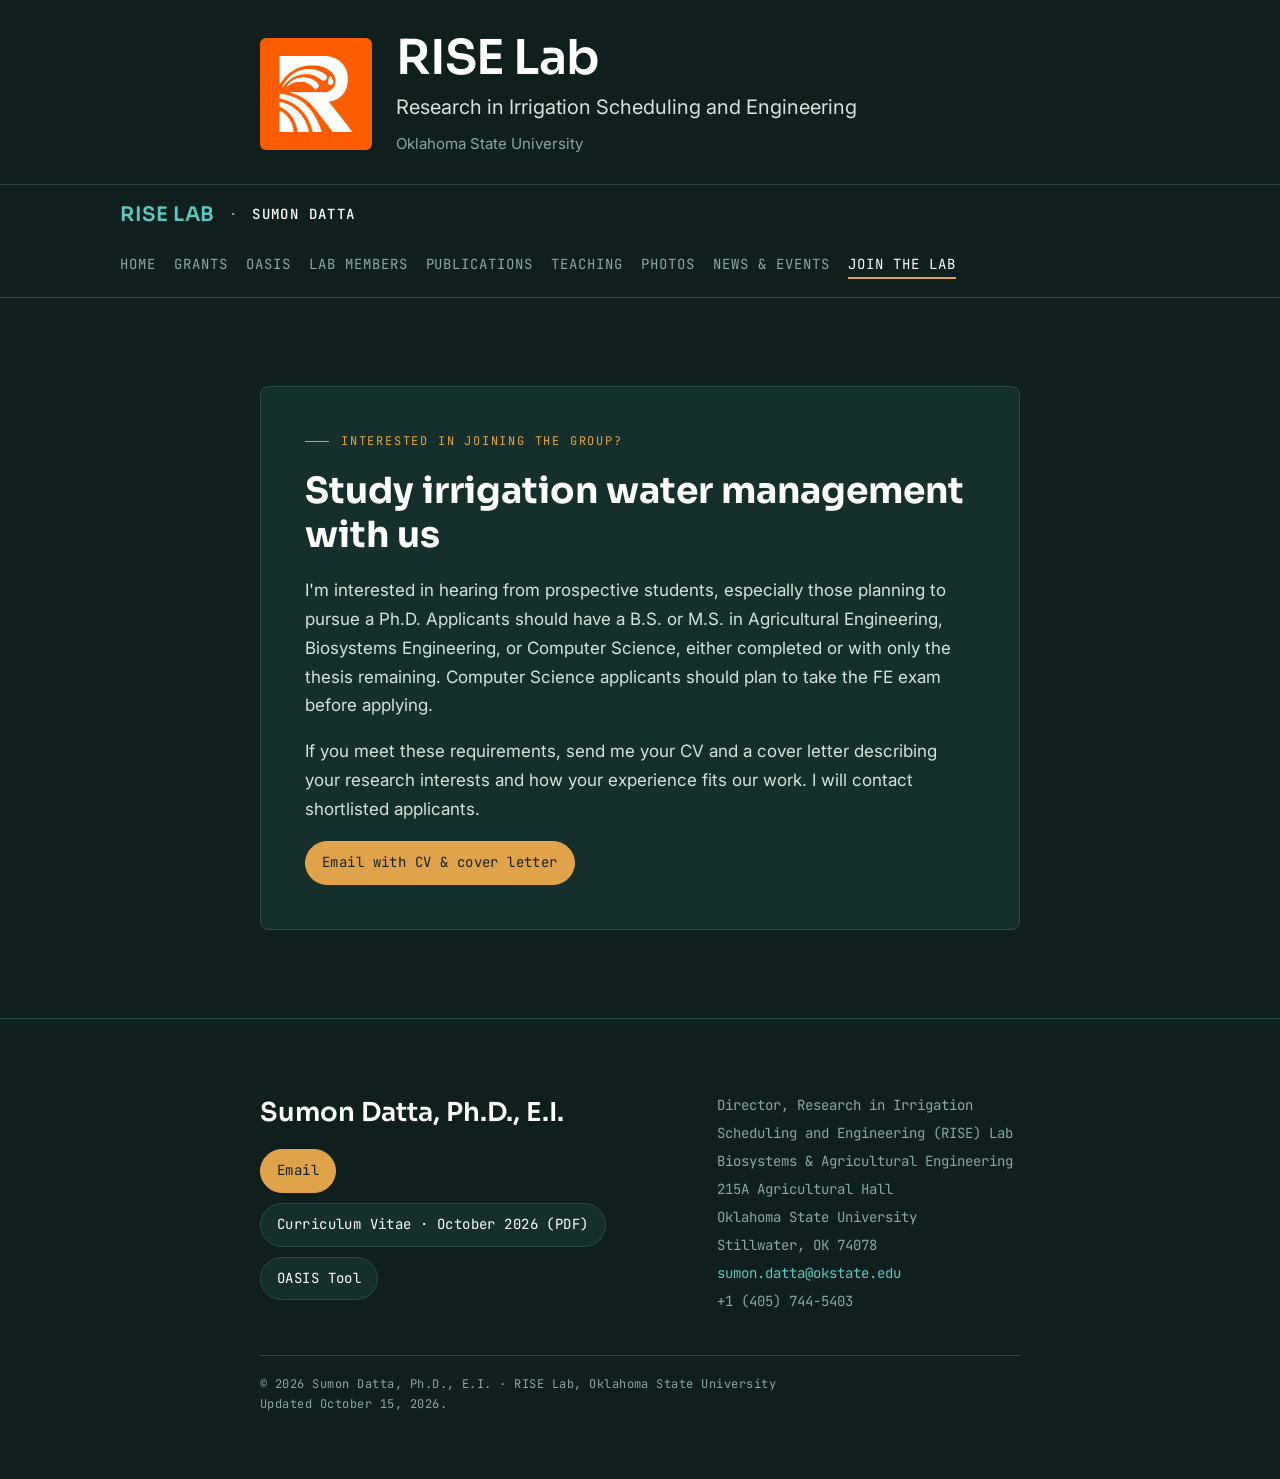
<file: join.html>
<!DOCTYPE html>
<html lang="en">
<head>
<meta charset="UTF-8" />
<!-- Google tag (gtag.js) -->
<script async src="https://www.googletagmanager.com/gtag/js?id=G-CRK8LJ3YY7"></script>
<script>
  window.dataLayer = window.dataLayer || [];
  function gtag(){dataLayer.push(arguments);}
  gtag('js', new Date());
  gtag('config', 'G-CRK8LJ3YY7');
</script>
<meta name="viewport" content="width=device-width, initial-scale=1" />
<meta name="color-scheme" content="dark" />
<meta name="theme-color" content="#0f1f1d" />
<meta name="author" content="Sumon Datta" />
<link rel="icon" type="image/png" sizes="400x400" href="assets/brand/rise-logo-orange.png" />
<title>Join the Lab | RISE Lab | Sumon Datta</title>
<meta name="description" content="Join the Lab from Sumon Datta and the Research in Irrigation Scheduling and Engineering Lab at Oklahoma State University." />

<!-- Edit this page directly. Shared styles: assets/site.css. Keep the Google Analytics tag on every page. -->

<link rel="preconnect" href="https://fonts.googleapis.com" />
<link rel="preconnect" href="https://fonts.gstatic.com" crossorigin />
<link href="https://fonts.googleapis.com/css2?family=Sora:wght@400;500;600;700&family=Inter:wght@400;500;600&family=JetBrains+Mono:wght@400;500&display=swap" rel="stylesheet" />

<link rel="stylesheet" href="assets/site.css" />
</head>
<body>
<a class="skip-link" href="#main">Skip to content</a>

<div class="lab-masthead">
  <div class="wrap lab-masthead-inner">
    <img class="lab-masthead-logo" src="assets/brand/rise-logo-orange.png" alt="RISE Lab logo" width="400" height="400" />
    <div class="lab-masthead-copy">
      <p class="lab-masthead-name">RISE Lab</p>
      <p class="lab-masthead-fullname">Research in Irrigation Scheduling and Engineering</p>
      <p class="lab-affiliation">Oklahoma State University</p>
    </div>
  </div>
</div>

<!-- TOP BAR -->
<header class="bar">
  <div class="bar-inner">
    <div class="brand"><a class="lab-name" href="index.html">RISE Lab</a><span class="brand-divider" aria-hidden="true">·</span><b>Sumon Datta</b></div>
    <nav class="menu" aria-label="Main navigation">
      <a href="index.html">Home</a>
      <a href="grants.html">Grants</a>
      <a href="oasis.html">OASIS</a>
      <a href="lab.html">Lab Members</a>
      <a href="publications.html">Publications</a>
      <a href="teaching.html">Teaching</a>
      <a href="photos.html">Photos</a>
      <a href="news.html">News &amp; Events</a>
      <a href="join.html" aria-current="page">Join the Lab</a>
    </nav>
  </div>
</header>

<main id="main">
<section id="join">
  <div class="wrap">
    <div class="join">
      <p class="eyebrow">Interested in Joining the Group?</p>
      <h1>Study irrigation water management with us</h1>
      <p>I'm interested in hearing from prospective students, especially those planning to pursue a Ph.D. Applicants should have a B.S. or M.S. in Agricultural Engineering, Biosystems Engineering, or Computer Science, either completed or with only the thesis remaining. Computer Science applicants should plan to take the FE exam before applying.</p>
      <p>If you meet these requirements, send me your CV and a cover letter describing your research interests and how your experience fits our work. I will contact shortlisted applicants.</p>
      <div class="chips" style="margin-top:6px"><a class="chip solid" href="mailto:sumon.datta@okstate.edu?subject=Prospective%20PhD%20student%3A%20RISE%20Lab">Email with CV &amp; cover letter</a></div>
    </div>
  </div>
</section>
</main>
<footer id="cv">
  <div class="wrap">
    <div class="foot-grid">
      <div>
        <p class="fname">Sumon Datta, Ph.D., E.I.</p>
        <div class="chips">
          <a class="chip solid" href="mailto:sumon.datta@okstate.edu">Email</a>
          <a class="chip" href="assets/CV_main.pdf" target="_blank" rel="noopener">Curriculum Vitae · October 2026 (PDF)</a>
          <a class="chip" href="https://irrigation.okstate.edu" target="_blank" rel="noopener">OASIS Tool</a>
        </div>
      </div>
      <div>
        <div class="contact">
          Director, Research in Irrigation Scheduling and Engineering (RISE) Lab<br>
          Biosystems &amp; Agricultural Engineering<br>
          215A Agricultural Hall<br>
          Oklahoma State University<br>
          Stillwater, OK 74078<br>
          <a href="mailto:sumon.datta@okstate.edu">sumon.datta@okstate.edu</a><br>
          +1 (405) 744-5403
        </div>
      </div>
    </div>
    <div class="colophon">© 2026 Sumon Datta, Ph.D., E.I. · RISE Lab, Oklahoma State University<br>Updated October 15, 2026.</div>
  </div>
</footer>
</body>
</html>
</file>
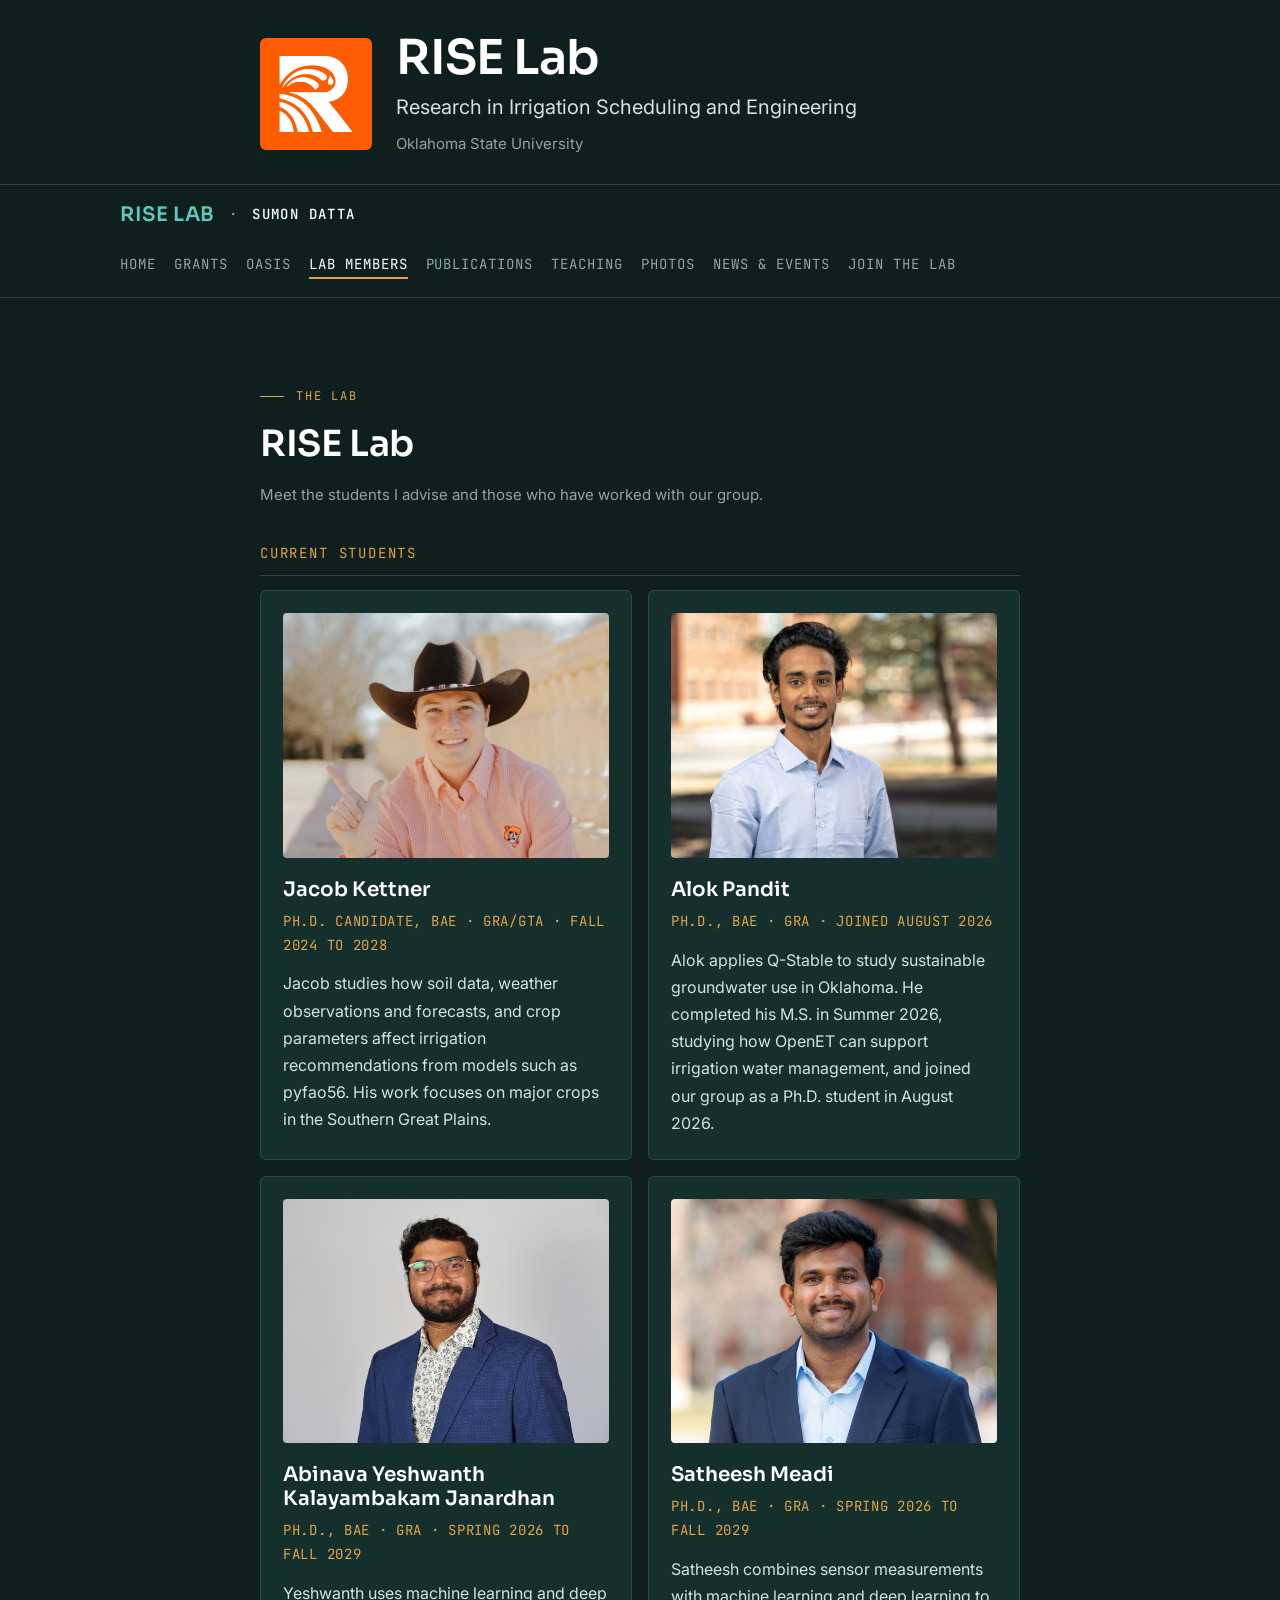
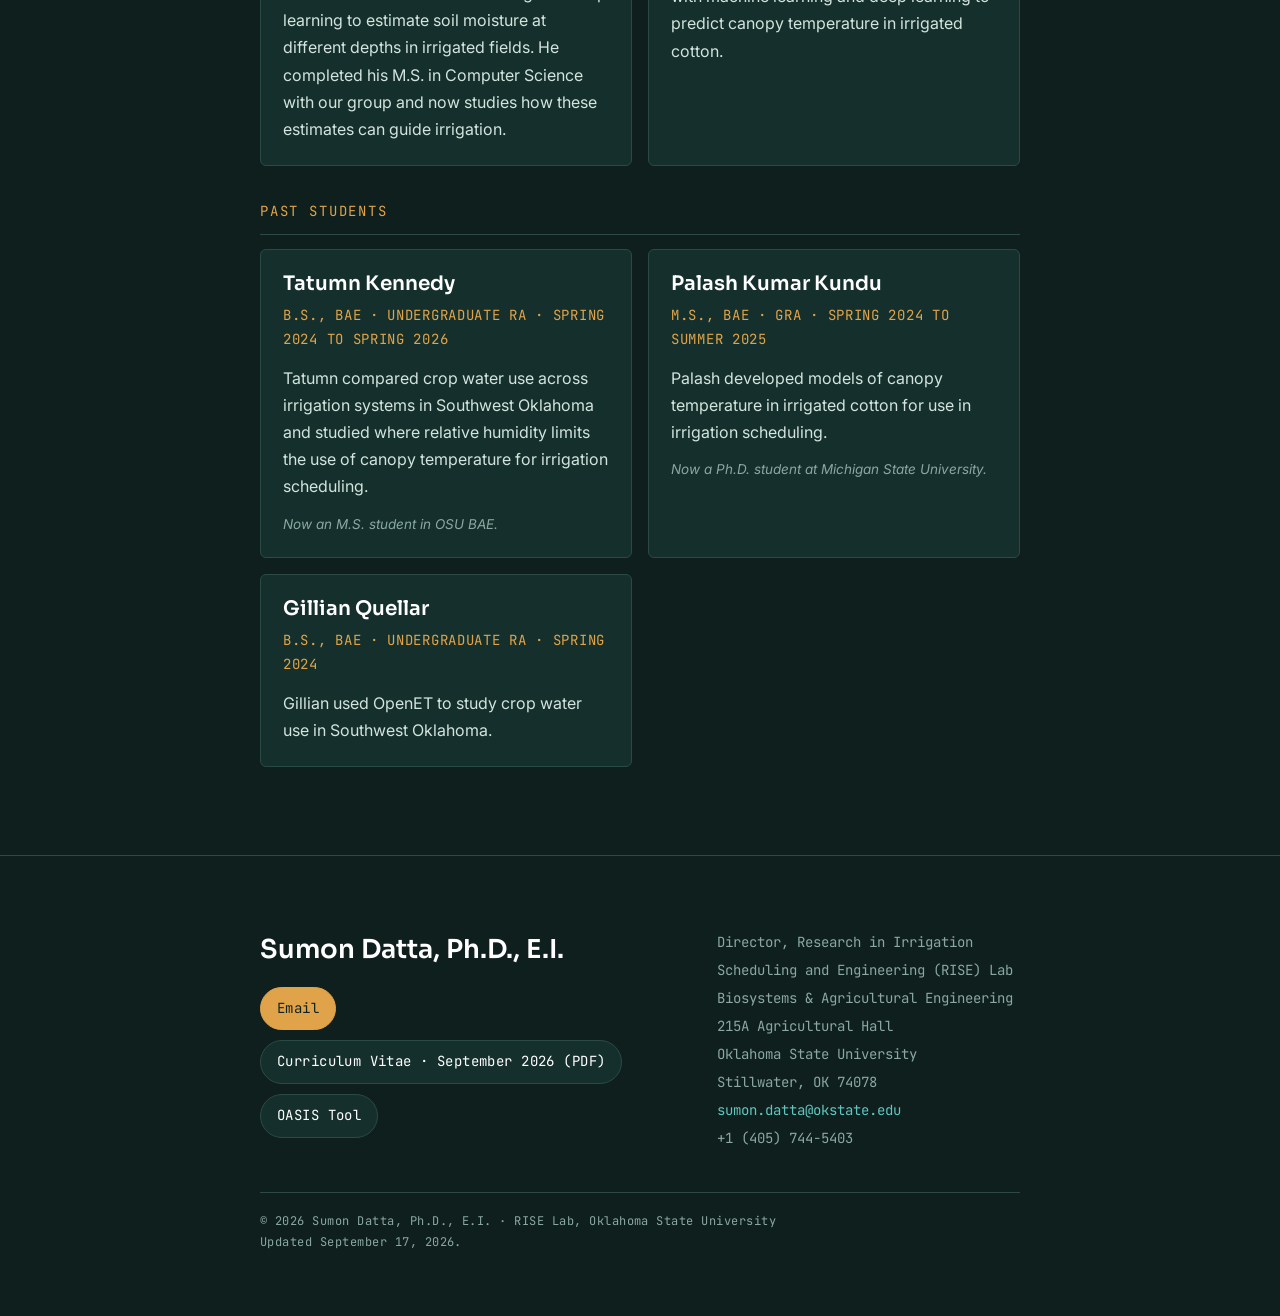
<file: lab.html>
<!DOCTYPE html>
<html lang="en">
<head>
<meta charset="UTF-8" />
<!-- Google tag (gtag.js) -->
<script async src="https://www.googletagmanager.com/gtag/js?id=G-CRK8LJ3YY7"></script>
<script>
  window.dataLayer = window.dataLayer || [];
  function gtag(){dataLayer.push(arguments);}
  gtag('js', new Date());
  gtag('config', 'G-CRK8LJ3YY7');
</script>
<meta name="viewport" content="width=device-width, initial-scale=1" />
<meta name="color-scheme" content="dark" />
<meta name="theme-color" content="#0f1f1d" />
<meta name="author" content="Sumon Datta" />
<link rel="icon" type="image/png" sizes="400x400" href="assets/brand/rise-logo-orange.png" />
<title>Lab Members | RISE Lab | Sumon Datta</title>
<meta name="description" content="Lab Members from Sumon Datta and the Research in Irrigation Scheduling and Engineering Lab at Oklahoma State University." />

<!-- Edit this page directly. Shared styles: assets/site.css. Keep the Google Analytics tag on every page. -->

<link rel="preconnect" href="https://fonts.googleapis.com" />
<link rel="preconnect" href="https://fonts.gstatic.com" crossorigin />
<link href="https://fonts.googleapis.com/css2?family=Sora:wght@400;500;600;700&family=Inter:wght@400;500;600&family=JetBrains+Mono:wght@400;500&display=swap" rel="stylesheet" />

<link rel="stylesheet" href="assets/site.css" />
</head>
<body>
<a class="skip-link" href="#main">Skip to content</a>

<div class="lab-masthead">
  <div class="wrap lab-masthead-inner">
    <img class="lab-masthead-logo" src="assets/brand/rise-logo-orange.png" alt="RISE Lab logo" width="400" height="400" />
    <div class="lab-masthead-copy">
      <p class="lab-masthead-name">RISE Lab</p>
      <p class="lab-masthead-fullname">Research in Irrigation Scheduling and Engineering</p>
      <p class="lab-affiliation">Oklahoma State University</p>
    </div>
  </div>
</div>

<!-- TOP BAR -->
<header class="bar">
  <div class="bar-inner">
    <div class="brand"><a class="lab-name" href="index.html">RISE Lab</a><span class="brand-divider" aria-hidden="true">·</span><b>Sumon Datta</b></div>
    <nav class="menu" aria-label="Main navigation">
      <a href="index.html">Home</a>
      <a href="grants.html">Grants</a>
      <a href="oasis.html">OASIS</a>
      <a href="lab.html" aria-current="page">Lab Members</a>
      <a href="publications.html">Publications</a>
      <a href="teaching.html">Teaching</a>
      <a href="photos.html">Photos</a>
      <a href="news.html">News &amp; Events</a>
      <a href="join.html">Join the Lab</a>
    </nav>
  </div>
</header>

<main id="main">
<section id="lab">
  <div class="wrap">
    <p class="eyebrow">The Lab</p>
    <h1 class="sec-title">RISE Lab</h1>
    <p class="note">Meet the students I advise and those who have worked with our group.</p>
    <p class="group-label">Current Students</p>
    <div class="cards">
      <div class="card"><img class="student-photo jacob" src="assets/students/jacob.jpg" alt="Jacob Kettner" width="775" height="952" loading="lazy" /><h4>Jacob Kettner</h4><div class="deg">Ph.D. Candidate, BAE · GRA/GTA · Fall 2024 to 2028</div><p>Jacob studies how soil data, weather observations and forecasts, and crop parameters affect irrigation recommendations from models such as pyfao56. His work focuses on major crops in the Southern Great Plains.</p></div>
      <div class="card"><img class="student-photo alok" src="assets/students/alok.jpg" alt="Alok Pandit" width="1920" height="1280" loading="lazy" /><h4>Alok Pandit</h4><div class="deg">Ph.D., BAE · GRA · Joined August 2026</div><p>Alok applies Q-Stable to study sustainable groundwater use in Oklahoma. He completed his M.S. in Summer 2026, studying how OpenET can support irrigation water management, and joined our group as a Ph.D. student in August 2026.</p></div>
      <div class="card"><img class="student-photo kj" src="assets/students/kj.jpeg" alt="Abinava Yeshwanth Kalayambakam Janardhan" width="1280" height="853" loading="lazy" /><h4>Abinava Yeshwanth Kalayambakam Janardhan</h4><div class="deg">Ph.D., BAE · GRA · Spring 2026 to Fall 2029</div><p>Yeshwanth uses machine learning and deep learning to estimate soil moisture at different depths in irrigated fields. He completed his M.S. in Computer Science with our group and now studies how these estimates can guide irrigation.</p></div>
      <div class="card"><img class="student-photo satheesh" src="assets/students/satheesh.jpg" alt="Satheesh Meadi" width="600" height="600" loading="lazy" /><h4>Satheesh Meadi</h4><div class="deg">Ph.D., BAE · GRA · Spring 2026 to Fall 2029</div><p>Satheesh combines sensor measurements with machine learning and deep learning to predict canopy temperature in irrigated cotton.</p></div>
    </div>
    <p class="group-label">Past Students</p>
    <div class="cards">
      <div class="card"><h4>Tatumn Kennedy</h4><div class="deg">B.S., BAE · Undergraduate RA · Spring 2024 to Spring 2026</div><p>Tatumn compared crop water use across irrigation systems in Southwest Oklahoma and studied where relative humidity limits the use of canopy temperature for irrigation scheduling.</p><div class="status">Now an M.S. student in OSU BAE.</div></div>
      <div class="card"><h4>Palash Kumar Kundu</h4><div class="deg">M.S., BAE · GRA · Spring 2024 to Summer 2025</div><p>Palash developed models of canopy temperature in irrigated cotton for use in irrigation scheduling.</p><div class="status">Now a Ph.D. student at Michigan State University.</div></div>
      <div class="card"><h4>Gillian Quellar</h4><div class="deg">B.S., BAE · Undergraduate RA · Spring 2024</div><p>Gillian used OpenET to study crop water use in Southwest Oklahoma.</p></div>
    </div>
  </div>
</section>
</main>
<footer id="cv">
  <div class="wrap">
    <div class="foot-grid">
      <div>
        <p class="fname">Sumon Datta, Ph.D., E.I.</p>
        <div class="chips">
          <a class="chip solid" href="mailto:sumon.datta@okstate.edu">Email</a>
          <a class="chip" href="assets/CV_main.pdf" target="_blank" rel="noopener">Curriculum Vitae · September 2026 (PDF)</a>
          <a class="chip" href="https://irrigation.okstate.edu" target="_blank" rel="noopener">OASIS Tool</a>
        </div>
      </div>
      <div>
        <div class="contact">
          Director, Research in Irrigation Scheduling and Engineering (RISE) Lab<br>
          Biosystems &amp; Agricultural Engineering<br>
          215A Agricultural Hall<br>
          Oklahoma State University<br>
          Stillwater, OK 74078<br>
          <a href="mailto:sumon.datta@okstate.edu">sumon.datta@okstate.edu</a><br>
          +1 (405) 744-5403
        </div>
      </div>
    </div>
    <div class="colophon">© 2026 Sumon Datta, Ph.D., E.I. · RISE Lab, Oklahoma State University<br>Updated September 17, 2026.</div>
  </div>
</footer>
</body>
</html>
</file>
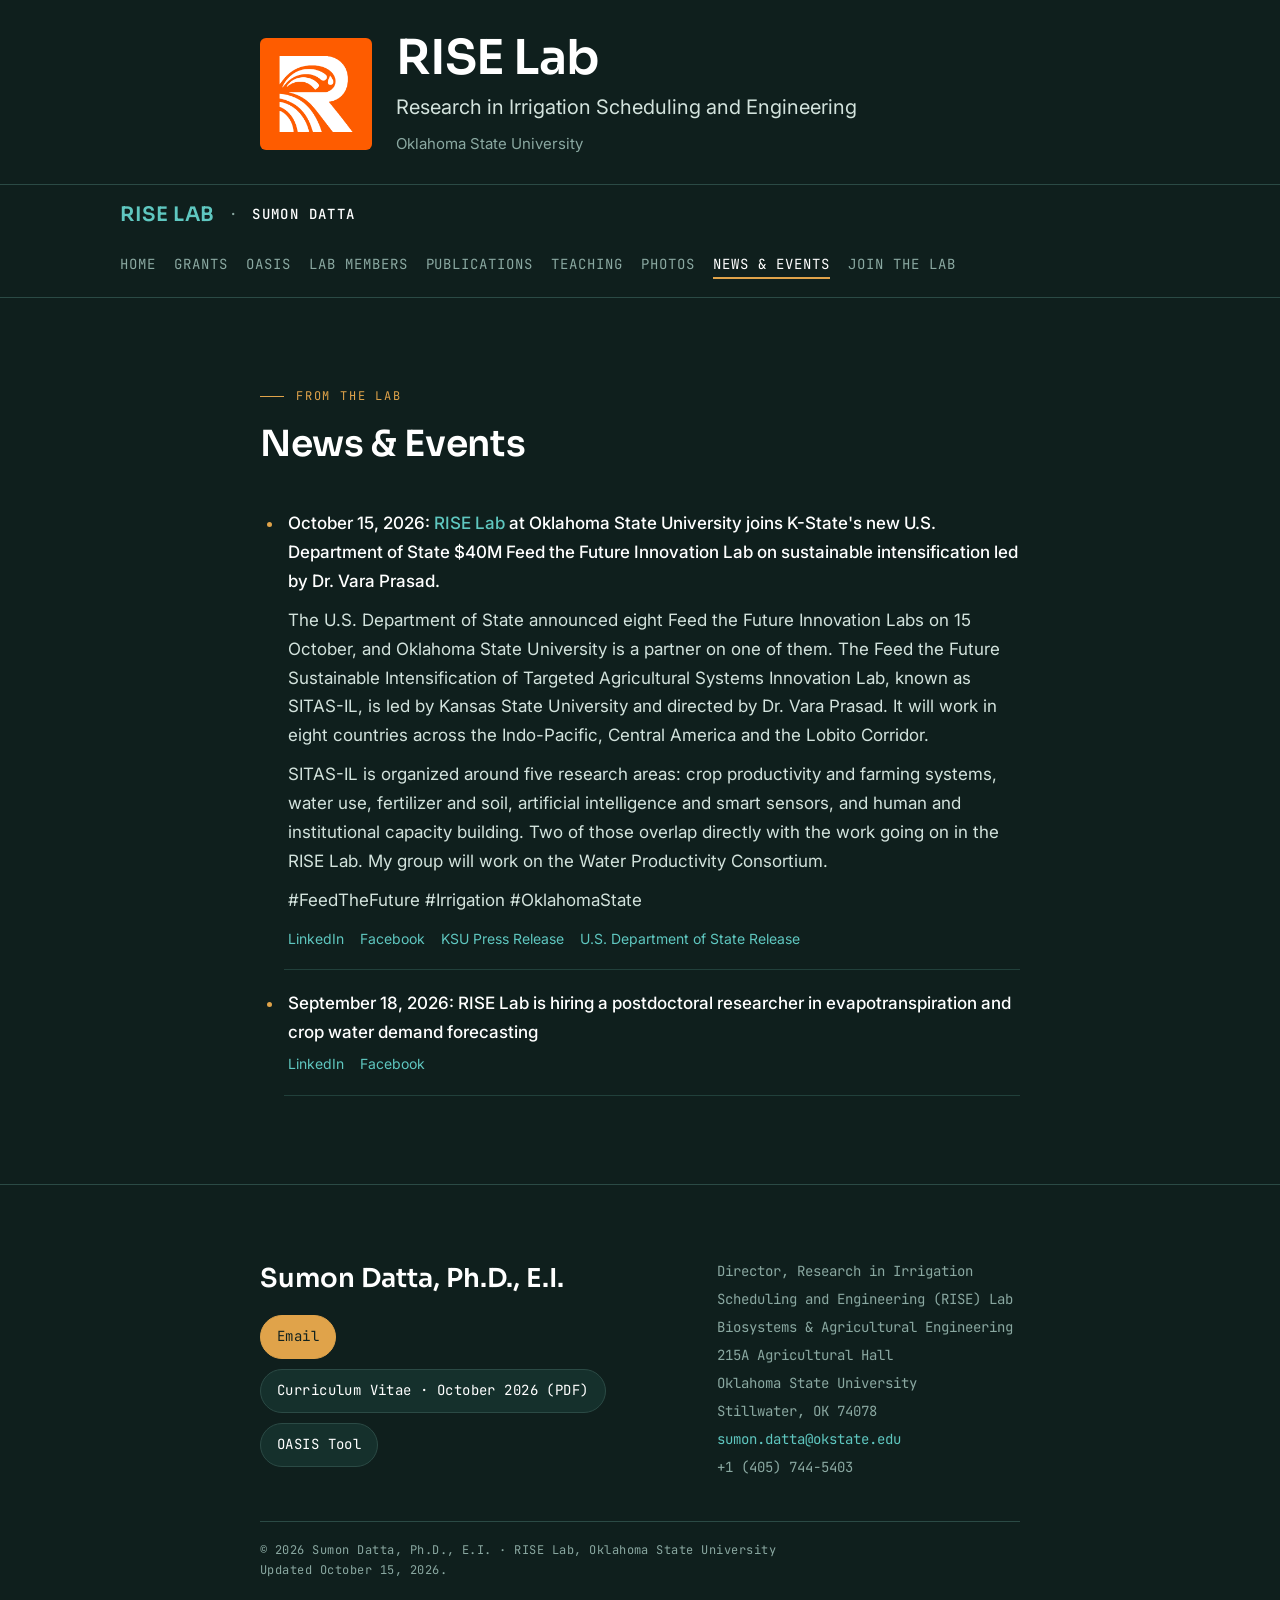
<file: news.html>
<!DOCTYPE html>
<html lang="en">
<head>
<meta charset="UTF-8" />
<!-- Google tag (gtag.js) -->
<script async src="https://www.googletagmanager.com/gtag/js?id=G-CRK8LJ3YY7"></script>
<script>
  window.dataLayer = window.dataLayer || [];
  function gtag(){dataLayer.push(arguments);}
  gtag('js', new Date());
  gtag('config', 'G-CRK8LJ3YY7');
</script>
<meta name="viewport" content="width=device-width, initial-scale=1" />
<meta name="color-scheme" content="dark" />
<meta name="theme-color" content="#0f1f1d" />
<meta name="author" content="Sumon Datta" />
<link rel="icon" type="image/png" sizes="400x400" href="assets/brand/rise-logo-orange.png" />
<title>News &amp; Events | RISE Lab | Sumon Datta</title>
<meta name="description" content="News &amp; Events from Sumon Datta and the Research in Irrigation Scheduling and Engineering Lab at Oklahoma State University." />

<!-- Edit news items directly below. Keep the Google Analytics tag. -->

<link rel="preconnect" href="https://fonts.googleapis.com" />
<link rel="preconnect" href="https://fonts.gstatic.com" crossorigin />
<link href="https://fonts.googleapis.com/css2?family=Sora:wght@400;500;600;700&family=Inter:wght@400;500;600&family=JetBrains+Mono:wght@400;500&display=swap" rel="stylesheet" />

<link rel="stylesheet" href="assets/site.css" />
<style>
  /* Keep bullets visible with both the original and newer shared styles. */
  #news .news-list { list-style: disc outside; padding-left: 1.5rem; }
  #news .news-item { display: list-item; padding-left: 0.25rem; }
  #news .news-title { display: inline; }
  #news .news-item::marker { color: var(--accent); }
  #news .news-summary { max-width: 80ch; margin: 10px 0 12px; line-height: 1.7; }
  #news .news-summary p { margin: 0 0 10px; }
</style>
</head>
<body>
<a class="skip-link" href="#main">Skip to content</a>

<div class="lab-masthead">
  <div class="wrap lab-masthead-inner">
    <img class="lab-masthead-logo" src="assets/brand/rise-logo-orange.png" alt="RISE Lab logo" width="400" height="400" />
    <div class="lab-masthead-copy">
      <p class="lab-masthead-name">RISE Lab</p>
      <p class="lab-masthead-fullname">Research in Irrigation Scheduling and Engineering</p>
      <p class="lab-affiliation">Oklahoma State University</p>
    </div>
  </div>
</div>

<!-- TOP BAR -->
<header class="bar">
  <div class="bar-inner">
    <div class="brand"><a class="lab-name" href="index.html">RISE Lab</a><span class="brand-divider" aria-hidden="true">·</span><b>Sumon Datta</b></div>
    <nav class="menu" aria-label="Main navigation">
      <a href="index.html">Home</a>
      <a href="grants.html">Grants</a>
      <a href="oasis.html">OASIS</a>
      <a href="lab.html">Lab Members</a>
      <a href="publications.html">Publications</a>
      <a href="teaching.html">Teaching</a>
      <a href="photos.html">Photos</a>
      <a href="news.html" aria-current="page">News &amp; Events</a>
      <a href="join.html">Join the Lab</a>
    </nav>
  </div>
</header>

<main id="main">
<section id="news" aria-labelledby="news-title">
  <div class="wrap">
    <p class="eyebrow">From the lab</p>
    <h1 class="sec-title" id="news-title">News &amp; Events</h1>
    <ul class="news-list" id="news-list">
      <!-- SITAS-IL FUNDING ANNOUNCEMENT -->
      <li class="news-item" data-date="2026-10-15">
        <h2 class="news-title"><time datetime="2026-10-15">October 15, 2026</time>: <a href="https://sumondatta.github.io/rise-lab/index.html">RISE Lab</a> at Oklahoma State University joins K-State's new U.S. Department of State $40M Feed the Future Innovation Lab on sustainable intensification led by Dr. Vara Prasad.</h2>
        <div class="news-summary">
          <p>The U.S. Department of State announced eight Feed the Future Innovation Labs on 15 October, and Oklahoma State University is a partner on one of them. The Feed the Future Sustainable Intensification of Targeted Agricultural Systems Innovation Lab, known as SITAS-IL, is led by Kansas State University and directed by Dr. Vara Prasad. It will work in eight countries across the Indo-Pacific, Central America and the Lobito Corridor.</p>
          <p>SITAS-IL is organized around five research areas: crop productivity and farming systems, water use, fertilizer and soil, artificial intelligence and smart sensors, and human and institutional capacity building. Two of those overlap directly with the work going on in the RISE Lab. My group will work on the Water Productivity Consortium.</p>
          <p>#FeedTheFuture #Irrigation #OklahomaState</p>
        </div>
        <p class="news-links">
          <!-- SITAS SOCIAL POSTS: Replace these placeholder values with this announcement's post URLs. -->
          <a data-post-url="https://lnkd.in/p/gkAhiMkh" target="_blank" rel="noopener noreferrer"hidden>LinkedIn</a>
          <a data-post-url="https://www.facebook.com/sumon.datta/posts/pfbid0ANC6DV1LgGp2MnjjgTHFZmcSLZkdTh6oxQw6Zd4s6jKaWtHSanCxB15F4MobjzB5l" target="_blank" rel="noopener noreferrer"hidden>Facebook</a>
          <a href="https://www.k-state.edu/news/articles/2026/10/feed-the-future-innovation-labs-advance-global-food-security.html" target="_blank" rel="noopener noreferrer">KSU Press Release</a>
          <a href="https://www.state.gov/releases/office-of-the-spokesman/2026/10/state-department-announces-feed-the-future-innovation-labs-to-support-agriculture-research/" target="_blank" rel="noopener noreferrer">U.S. Department of State Release</a>
        </p>
      </li>
      <!-- NEWS ITEM: Copy this entire li block for another announcement.
           Update data-date, the time date/text, the headline, and both post URLs.
           Use YYYY-MM-DD for data-date and datetime. Newest items display first. -->
      <li class="news-item" data-date="2026-09-18">
        <h2 class="news-title"><time datetime="2026-09-18">September 18, 2026</time>: RISE Lab is hiring a postdoctoral researcher in evapotranspiration and crop water demand forecasting</h2>
        <p class="news-links">
          <!-- Replace only the two placeholder values below with your individual post URLs. -->
          <a data-post-url="https://lnkd.in/p/gXSnEZHN" target="_blank" rel="noopener noreferrer" hidden>LinkedIn</a>
          <a data-post-url="https://www.facebook.com/sumon.datta/posts/pfbid0HotDLvoiTa2nc26Y65RgCZ3JExSj1MkFW6uWaqe4WTYdu4fCmmvvcj4AsZ2XJgMvl?__cft__[0]=AZhlOn4B9wxDW9PqkQOLcKPwMVcKYkvWUklVmNtkJk7g8E_HoEsKPQgLOjzQmfY_xt0_eGaYOf-H_LFO9oGrKGhJmXT9YReVU_gQ--Xcp-5iv_xi-uz6v9_uaiezvwmPsk27xw&__tn__=%2CO%2CP-R" target="_blank" rel="noopener noreferrer" hidden>Facebook</a>
        </p>
      </li>
    </ul>
    <details class="news-archive" id="news-archive" hidden>
      <summary><span class="when-closed">See more</span><span class="when-open">See less</span><span id="news-older-count"></span></summary>
      <ul class="news-list" id="news-older"></ul>
    </details>
    <p class="news-status" id="news-status" role="status"></p>
  </div>
</section>
</main>
<footer id="cv">
  <div class="wrap">
    <div class="foot-grid">
      <div>
        <p class="fname">Sumon Datta, Ph.D., E.I.</p>
        <div class="chips">
          <a class="chip solid" href="mailto:sumon.datta@okstate.edu">Email</a>
          <a class="chip" href="assets/CV_main.pdf" target="_blank" rel="noopener">Curriculum Vitae · October 2026 (PDF)</a>
          <a class="chip" href="https://irrigation.okstate.edu" target="_blank" rel="noopener">OASIS Tool</a>
        </div>
      </div>
      <div>
        <div class="contact">
          Director, Research in Irrigation Scheduling and Engineering (RISE) Lab<br>
          Biosystems &amp; Agricultural Engineering<br>
          215A Agricultural Hall<br>
          Oklahoma State University<br>
          Stillwater, OK 74078<br>
          <a href="mailto:sumon.datta@okstate.edu">sumon.datta@okstate.edu</a><br>
          +1 (405) 744-5403
        </div>
      </div>
    </div>
    <div class="colophon">© 2026 Sumon Datta, Ph.D., E.I. · RISE Lab, Oklahoma State University<br>Updated October 15, 2026.</div>
  </div>
</footer>
<script>
  // Hide unfinished links. A link appears once its placeholder is replaced with an HTTPS URL.
  document.querySelectorAll('[data-post-url]').forEach(function (link) {
    try {
      var url = new URL(link.getAttribute('data-post-url'));
      if (url.protocol === 'https:') {
        link.href = url.href;
        link.hidden = false;
      }
    } catch (error) {
      // Placeholder values are intentionally left hidden.
    }
  });
</script>
<script src="assets/news.js"></script>
</body>
</html>
</file>
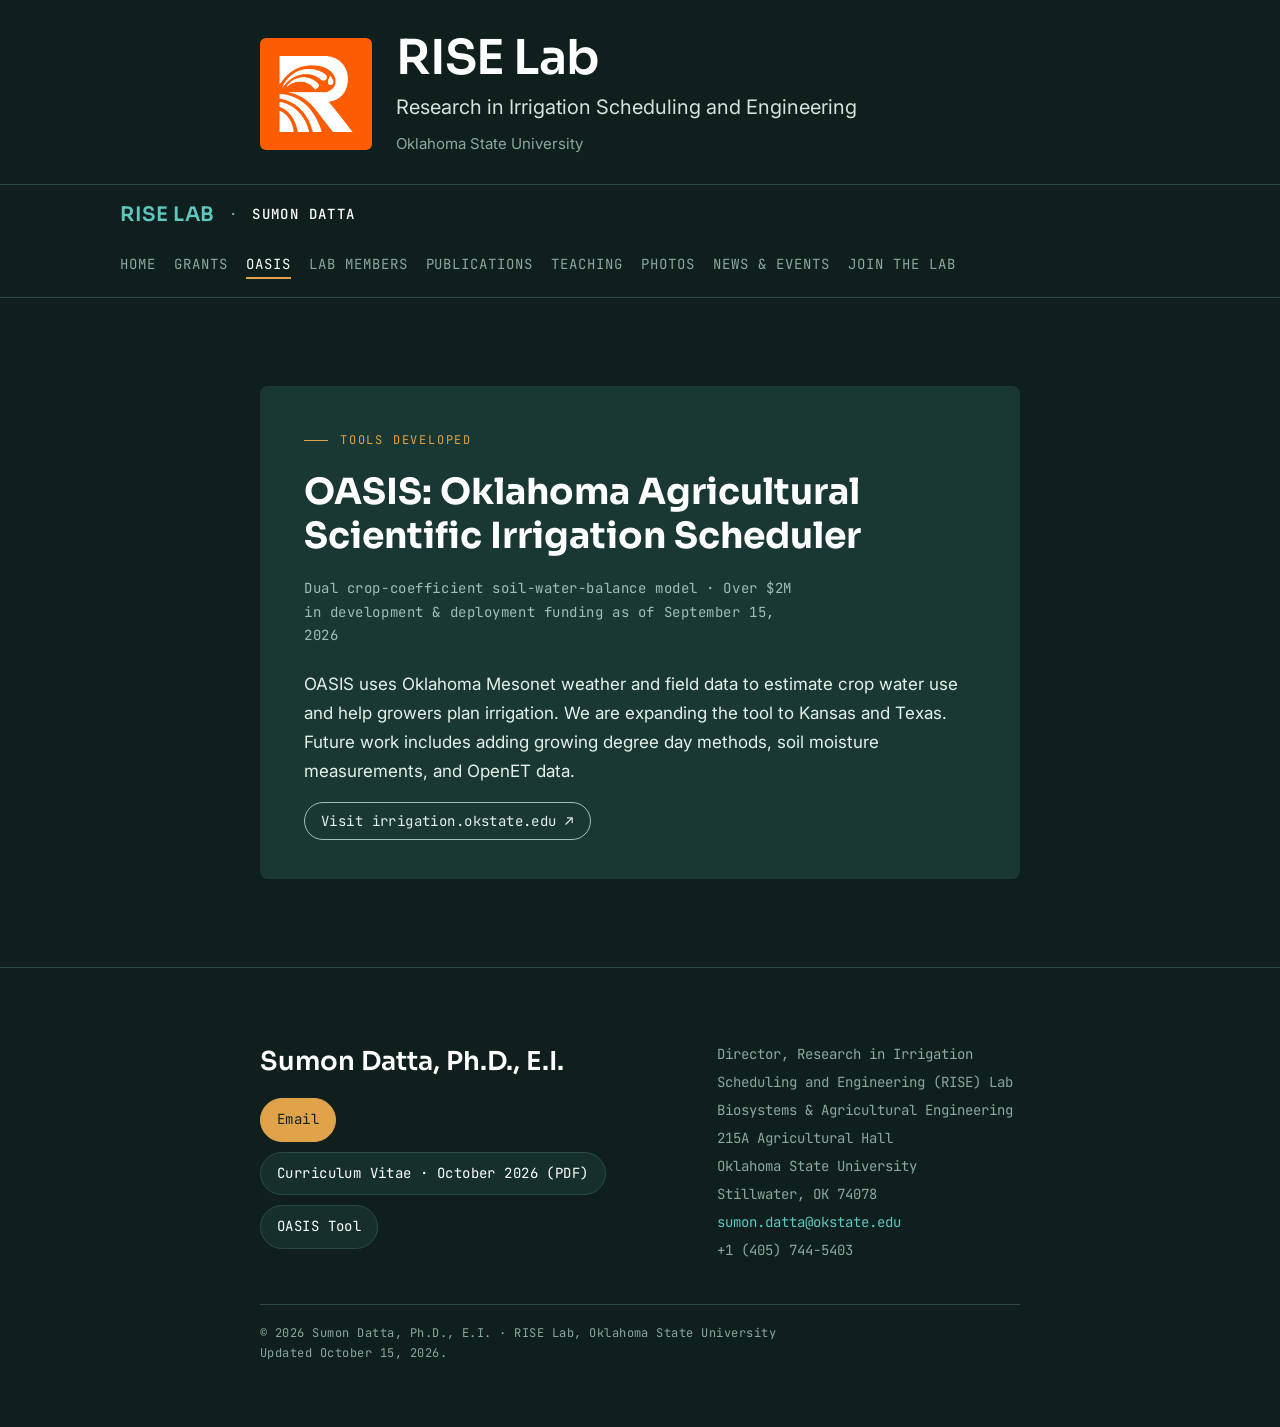
<file: oasis.html>
<!DOCTYPE html>
<html lang="en">
<head>
<meta charset="UTF-8" />
<!-- Google tag (gtag.js) -->
<script async src="https://www.googletagmanager.com/gtag/js?id=G-CRK8LJ3YY7"></script>
<script>
  window.dataLayer = window.dataLayer || [];
  function gtag(){dataLayer.push(arguments);}
  gtag('js', new Date());
  gtag('config', 'G-CRK8LJ3YY7');
</script>
<meta name="viewport" content="width=device-width, initial-scale=1" />
<meta name="color-scheme" content="dark" />
<meta name="theme-color" content="#0f1f1d" />
<meta name="author" content="Sumon Datta" />
<link rel="icon" type="image/png" sizes="400x400" href="assets/brand/rise-logo-orange.png" />
<title>OASIS | RISE Lab | Sumon Datta</title>
<meta name="description" content="OASIS from Sumon Datta and the Research in Irrigation Scheduling and Engineering Lab at Oklahoma State University." />

<!-- Edit this page directly. Shared styles: assets/site.css. Keep the Google Analytics tag on every page. -->

<link rel="preconnect" href="https://fonts.googleapis.com" />
<link rel="preconnect" href="https://fonts.gstatic.com" crossorigin />
<link href="https://fonts.googleapis.com/css2?family=Sora:wght@400;500;600;700&family=Inter:wght@400;500;600&family=JetBrains+Mono:wght@400;500&display=swap" rel="stylesheet" />

<link rel="stylesheet" href="assets/site.css" />
</head>
<body>
<a class="skip-link" href="#main">Skip to content</a>

<div class="lab-masthead">
  <div class="wrap lab-masthead-inner">
    <img class="lab-masthead-logo" src="assets/brand/rise-logo-orange.png" alt="RISE Lab logo" width="400" height="400" />
    <div class="lab-masthead-copy">
      <p class="lab-masthead-name">RISE Lab</p>
      <p class="lab-masthead-fullname">Research in Irrigation Scheduling and Engineering</p>
      <p class="lab-affiliation">Oklahoma State University</p>
    </div>
  </div>
</div>

<!-- TOP BAR -->
<header class="bar">
  <div class="bar-inner">
    <div class="brand"><a class="lab-name" href="index.html">RISE Lab</a><span class="brand-divider" aria-hidden="true">·</span><b>Sumon Datta</b></div>
    <nav class="menu" aria-label="Main navigation">
      <a href="index.html">Home</a>
      <a href="grants.html">Grants</a>
      <a href="oasis.html" aria-current="page">OASIS</a>
      <a href="lab.html">Lab Members</a>
      <a href="publications.html">Publications</a>
      <a href="teaching.html">Teaching</a>
      <a href="photos.html">Photos</a>
      <a href="news.html">News &amp; Events</a>
      <a href="join.html">Join the Lab</a>
    </nav>
  </div>
</header>

<main id="main">
<section id="tool">
  <div class="wrap">
    <div class="feature">
      <p class="eyebrow">Tools Developed</p>
      <h1>OASIS: Oklahoma Agricultural Scientific Irrigation Scheduler</h1>
      <p class="ftmeta">Dual crop-coefficient soil-water-balance model · Over $2M in development &amp; deployment funding as of September 15, 2026</p>
      <p>OASIS uses Oklahoma Mesonet weather and field data to estimate crop water use and help growers plan irrigation. We are expanding the tool to Kansas and Texas. Future work includes adding growing degree day methods, soil moisture measurements, and OpenET data.</p>
      <a class="chip" href="https://irrigation.okstate.edu" target="_blank" rel="noopener">Visit irrigation.okstate.edu ↗</a>
    </div>
  </div>
</section>
</main>
<footer id="cv">
  <div class="wrap">
    <div class="foot-grid">
      <div>
        <p class="fname">Sumon Datta, Ph.D., E.I.</p>
        <div class="chips">
          <a class="chip solid" href="mailto:sumon.datta@okstate.edu">Email</a>
          <a class="chip" href="assets/CV_main.pdf" target="_blank" rel="noopener">Curriculum Vitae · October 2026 (PDF)</a>
          <a class="chip" href="https://irrigation.okstate.edu" target="_blank" rel="noopener">OASIS Tool</a>
        </div>
      </div>
      <div>
        <div class="contact">
          Director, Research in Irrigation Scheduling and Engineering (RISE) Lab<br>
          Biosystems &amp; Agricultural Engineering<br>
          215A Agricultural Hall<br>
          Oklahoma State University<br>
          Stillwater, OK 74078<br>
          <a href="mailto:sumon.datta@okstate.edu">sumon.datta@okstate.edu</a><br>
          +1 (405) 744-5403
        </div>
      </div>
    </div>
    <div class="colophon">© 2026 Sumon Datta, Ph.D., E.I. · RISE Lab, Oklahoma State University<br>Updated October 15, 2026.</div>
  </div>
</footer>
</body>
</html>
</file>
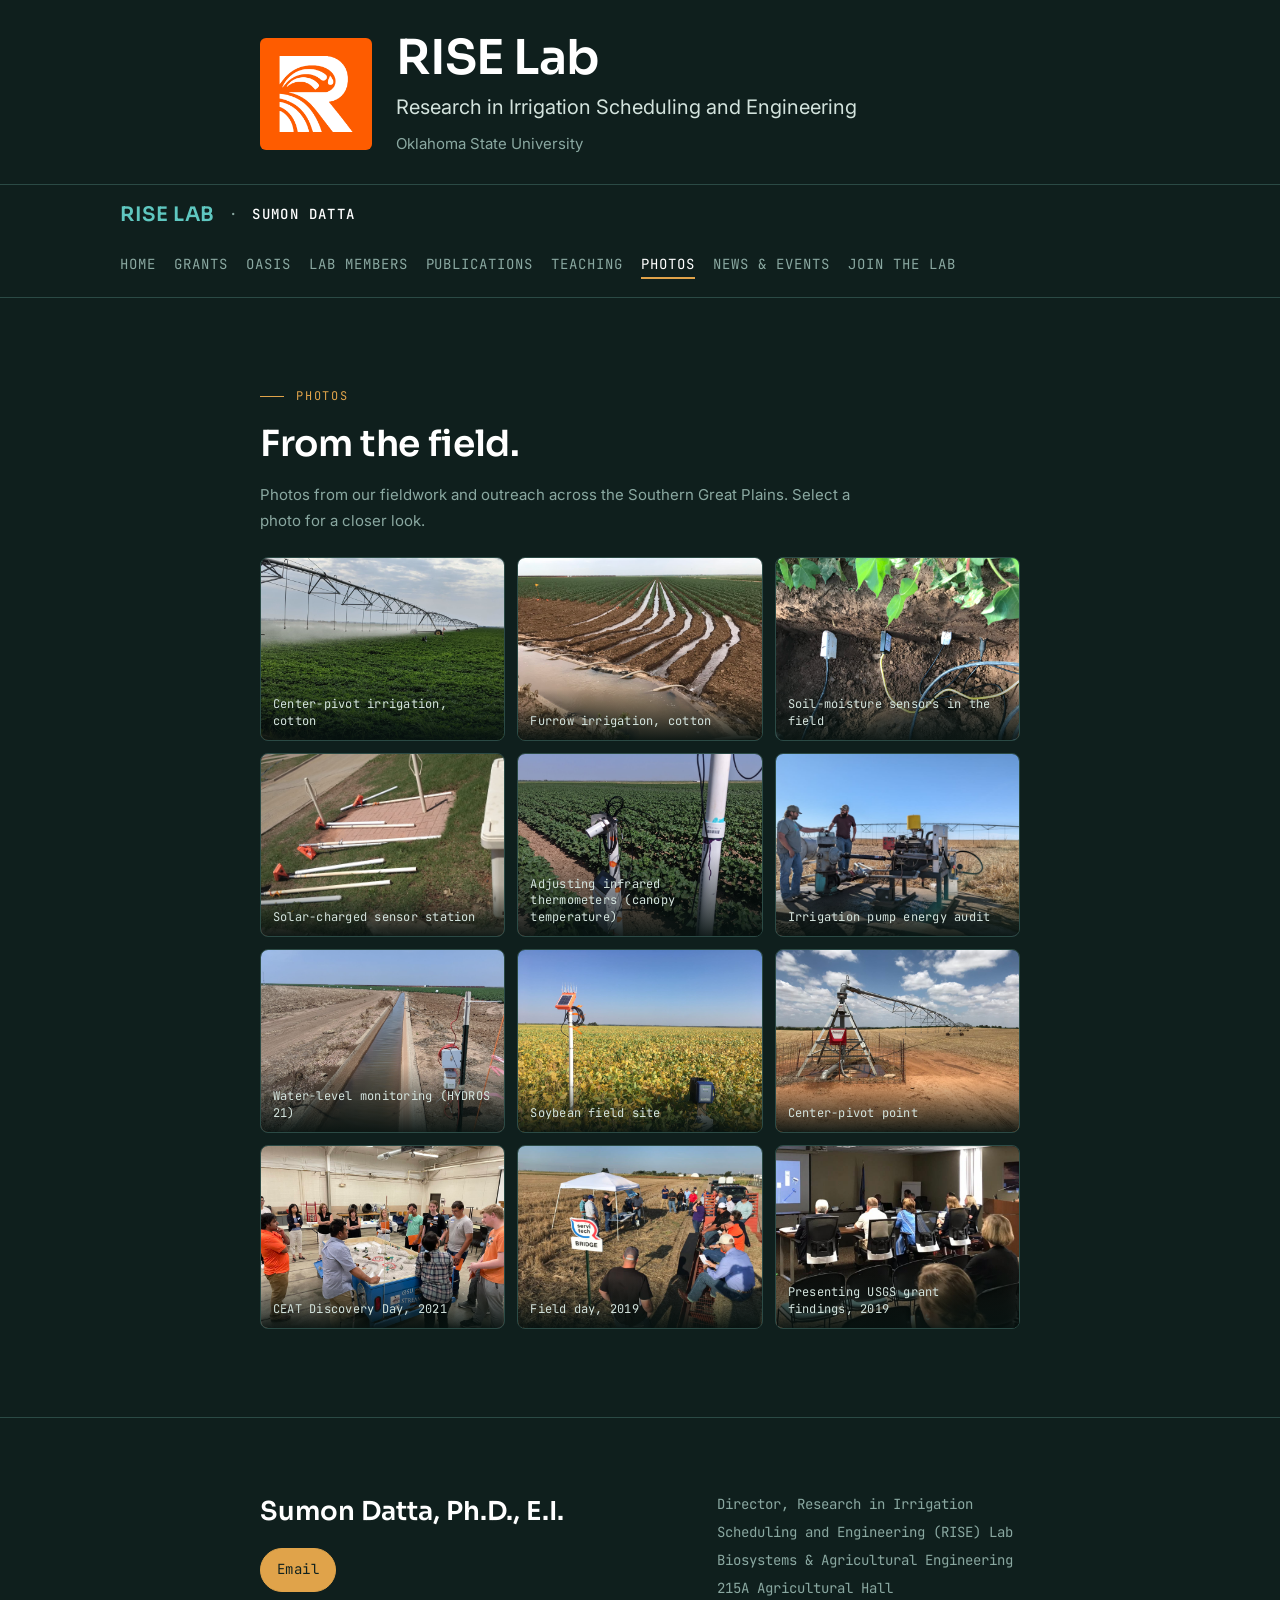
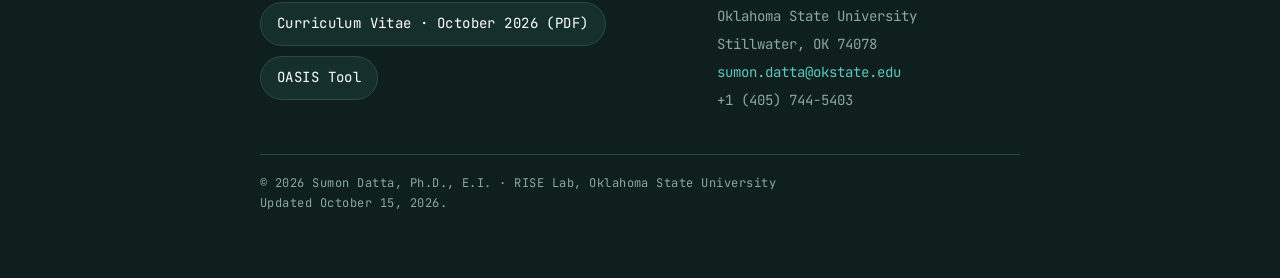
<file: photos.html>
<!DOCTYPE html>
<html lang="en">
<head>
<meta charset="UTF-8" />
<!-- Google tag (gtag.js) -->
<script async src="https://www.googletagmanager.com/gtag/js?id=G-CRK8LJ3YY7"></script>
<script>
  window.dataLayer = window.dataLayer || [];
  function gtag(){dataLayer.push(arguments);}
  gtag('js', new Date());
  gtag('config', 'G-CRK8LJ3YY7');
</script>
<meta name="viewport" content="width=device-width, initial-scale=1" />
<meta name="color-scheme" content="dark" />
<meta name="theme-color" content="#0f1f1d" />
<meta name="author" content="Sumon Datta" />
<link rel="icon" type="image/png" sizes="400x400" href="assets/brand/rise-logo-orange.png" />
<title>Photos | RISE Lab | Sumon Datta</title>
<meta name="description" content="Photos from Sumon Datta and the Research in Irrigation Scheduling and Engineering Lab at Oklahoma State University." />

<!-- Edit this page directly. Shared styles: assets/site.css. Keep the Google Analytics tag on every page. -->

<link rel="preconnect" href="https://fonts.googleapis.com" />
<link rel="preconnect" href="https://fonts.gstatic.com" crossorigin />
<link href="https://fonts.googleapis.com/css2?family=Sora:wght@400;500;600;700&family=Inter:wght@400;500;600&family=JetBrains+Mono:wght@400;500&display=swap" rel="stylesheet" />

<link rel="stylesheet" href="assets/site.css" />
</head>
<body>
<a class="skip-link" href="#main">Skip to content</a>

<div class="lab-masthead">
  <div class="wrap lab-masthead-inner">
    <img class="lab-masthead-logo" src="assets/brand/rise-logo-orange.png" alt="RISE Lab logo" width="400" height="400" />
    <div class="lab-masthead-copy">
      <p class="lab-masthead-name">RISE Lab</p>
      <p class="lab-masthead-fullname">Research in Irrigation Scheduling and Engineering</p>
      <p class="lab-affiliation">Oklahoma State University</p>
    </div>
  </div>
</div>

<!-- TOP BAR -->
<header class="bar">
  <div class="bar-inner">
    <div class="brand"><a class="lab-name" href="index.html">RISE Lab</a><span class="brand-divider" aria-hidden="true">·</span><b>Sumon Datta</b></div>
    <nav class="menu" aria-label="Main navigation">
      <a href="index.html">Home</a>
      <a href="grants.html">Grants</a>
      <a href="oasis.html">OASIS</a>
      <a href="lab.html">Lab Members</a>
      <a href="publications.html">Publications</a>
      <a href="teaching.html">Teaching</a>
      <a href="photos.html" aria-current="page">Photos</a>
      <a href="news.html">News &amp; Events</a>
      <a href="join.html">Join the Lab</a>
    </nav>
  </div>
</header>

<main id="main">
<section id="gallery">
  <div class="wrap">
    <p class="eyebrow">Photos</p>
    <h1 class="sec-title">From the field.</h1>
    <p class="gnote">Photos from our fieldwork and outreach across the Southern Great Plains. Select a photo for a closer look.</p>
    <div class="gallery">
      <button class="gtile" onclick="openLB(this)" data-full="assets/01-center-pivot-cotton.jpg" data-cap="Center-pivot irrigation, cotton"><img src="assets/01-center-pivot-cotton.jpg" alt="Center-pivot irrigation, cotton" loading="lazy" onerror="this.closest('.gtile').style.display='none'" /><span class="gcap">Center-pivot irrigation, cotton</span></button>
      <button class="gtile" onclick="openLB(this)" data-full="assets/02-furrow-cotton.jpg" data-cap="Furrow irrigation, cotton"><img src="assets/02-furrow-cotton.jpg" alt="Furrow irrigation, cotton" loading="lazy" onerror="this.closest('.gtile').style.display='none'" /><span class="gcap">Furrow irrigation, cotton</span></button>
      <button class="gtile" onclick="openLB(this)" data-full="assets/03-soil-moisture-sensors.jpg" data-cap="Soil-moisture sensors in the field"><img src="assets/03-soil-moisture-sensors.jpg" alt="Soil-moisture sensors in the field" loading="lazy" onerror="this.closest('.gtile').style.display='none'" /><span class="gcap">Soil-moisture sensors in the field</span></button>
      <button class="gtile" onclick="openLB(this)" data-full="assets/04-solar-sensor-station.jpg" data-cap="Solar-charged sensor station"><img src="assets/04-solar-sensor-station.jpg" alt="Solar-charged sensor station" loading="lazy" onerror="this.closest('.gtile').style.display='none'" /><span class="gcap">Solar-charged sensor station</span></button>
      <button class="gtile" onclick="openLB(this)" data-full="assets/05-infrared-thermometers.jpg" data-cap="Adjusting infrared thermometers for canopy temperature"><img src="assets/05-infrared-thermometers.jpg" alt="Adjusting infrared thermometers for canopy temperature" loading="lazy" onerror="this.closest('.gtile').style.display='none'" /><span class="gcap">Adjusting infrared thermometers (canopy temperature)</span></button>
      <button class="gtile" onclick="openLB(this)" data-full="assets/06-pump-energy-audit.jpg" data-cap="Irrigation pump energy audit"><img src="assets/06-pump-energy-audit.jpg" alt="Irrigation pump energy audit" loading="lazy" onerror="this.closest('.gtile').style.display='none'" /><span class="gcap">Irrigation pump energy audit</span></button>
      <button class="gtile" onclick="openLB(this)" data-full="assets/07-water-level-monitoring.jpg" data-cap="Water-level monitoring (HYDROS 21)"><img src="assets/07-water-level-monitoring.jpg" alt="Water-level monitoring (HYDROS 21)" loading="lazy" onerror="this.closest('.gtile').style.display='none'" /><span class="gcap">Water-level monitoring (HYDROS 21)</span></button>
      <button class="gtile" onclick="openLB(this)" data-full="assets/08-soybean-field.jpg" data-cap="Soybean field site"><img src="assets/08-soybean-field.jpg" alt="Soybean field site" loading="lazy" onerror="this.closest('.gtile').style.display='none'" /><span class="gcap">Soybean field site</span></button>
      <button class="gtile" onclick="openLB(this)" data-full="assets/09-center-pivot-point.jpg" data-cap="Center-pivot point"><img src="assets/09-center-pivot-point.jpg" alt="Center-pivot point" loading="lazy" onerror="this.closest('.gtile').style.display='none'" /><span class="gcap">Center-pivot point</span></button>
      <button class="gtile" onclick="openLB(this)" data-full="assets/10-ceat-discovery-day-2021.jpg" data-cap="CEAT Discovery Day, 2021"><img src="assets/10-ceat-discovery-day-2021.jpg" alt="CEAT Discovery Day, 2021" loading="lazy" onerror="this.closest('.gtile').style.display='none'" /><span class="gcap">CEAT Discovery Day, 2021</span></button>
      <button class="gtile" onclick="openLB(this)" data-full="assets/11-field-day-2019.jpg" data-cap="Field day, 2019"><img src="assets/11-field-day-2019.jpg" alt="Field day, 2019" loading="lazy" onerror="this.closest('.gtile').style.display='none'" /><span class="gcap">Field day, 2019</span></button>
      <button class="gtile" onclick="openLB(this)" data-full="assets/12-usgs-grant-findings-2019.jpg" data-cap="Presenting USGS grant findings, 2019"><img src="assets/12-usgs-grant-findings-2019.jpg" alt="Presenting USGS grant findings, 2019" loading="lazy" onerror="this.closest('.gtile').style.display='none'" /><span class="gcap">Presenting USGS grant findings, 2019</span></button>
    </div>
  </div>
</section>
</main>
<footer id="cv">
  <div class="wrap">
    <div class="foot-grid">
      <div>
        <p class="fname">Sumon Datta, Ph.D., E.I.</p>
        <div class="chips">
          <a class="chip solid" href="mailto:sumon.datta@okstate.edu">Email</a>
          <a class="chip" href="assets/CV_main.pdf" target="_blank" rel="noopener">Curriculum Vitae · October 2026 (PDF)</a>
          <a class="chip" href="https://irrigation.okstate.edu" target="_blank" rel="noopener">OASIS Tool</a>
        </div>
      </div>
      <div>
        <div class="contact">
          Director, Research in Irrigation Scheduling and Engineering (RISE) Lab<br>
          Biosystems &amp; Agricultural Engineering<br>
          215A Agricultural Hall<br>
          Oklahoma State University<br>
          Stillwater, OK 74078<br>
          <a href="mailto:sumon.datta@okstate.edu">sumon.datta@okstate.edu</a><br>
          +1 (405) 744-5403
        </div>
      </div>
    </div>
    <div class="colophon">© 2026 Sumon Datta, Ph.D., E.I. · RISE Lab, Oklahoma State University<br>Updated October 15, 2026.</div>
  </div>
</footer>
<!-- LIGHTBOX -->
<dialog class="lightbox" id="lightbox" aria-label="Photo viewer" onclick="if(event.target===this)closeLB()">
  <button class="lb-close" aria-label="Close photo" onclick="closeLB()">×</button>
  <figure class="lb-fig">
    <img id="lbImg" alt="" />
    <figcaption class="lb-cap" id="lbCap"></figcaption>
  </figure>
</dialog>
<script>
  var lb = document.getElementById('lightbox'),
      lbImg = document.getElementById('lbImg'),
      lbCap = document.getElementById('lbCap'),
      lastPhotoButton = null;
  function openLB(el){
    lastPhotoButton = el;
    var c = el.getAttribute('data-cap') || '';
    lbImg.src = el.getAttribute('data-full');
    lbImg.alt = c; lbCap.textContent = c;
    lb.showModal();
    document.body.style.overflow = 'hidden';
    document.querySelector('.lb-close').focus();
  }
  function closeLB(){
    if(lb.open) lb.close();
  }
  lb.addEventListener('close', function(){
    lbImg.removeAttribute('src');
    document.body.style.overflow = '';
    if(lastPhotoButton) lastPhotoButton.focus();
  });
  lb.addEventListener('cancel', function(e){ e.preventDefault(); closeLB(); });
</script>
</body>
</html>
</file>
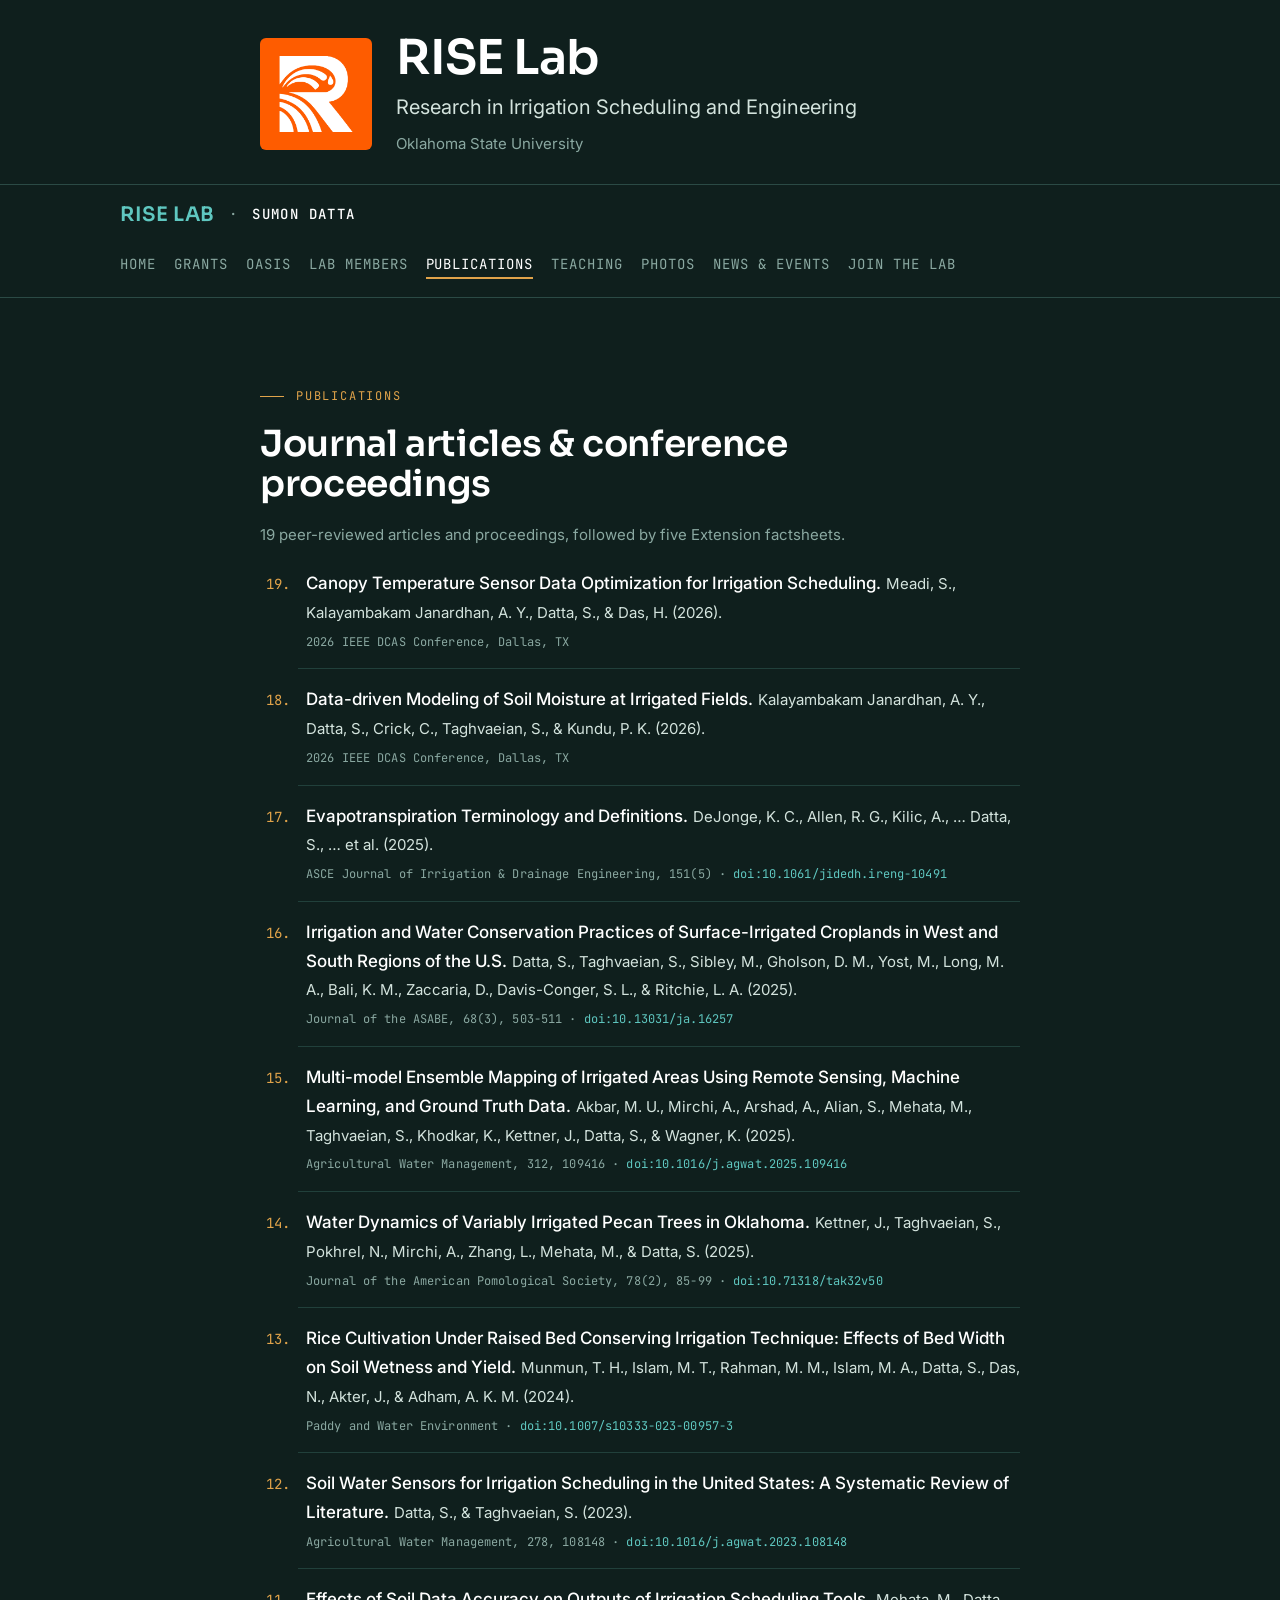
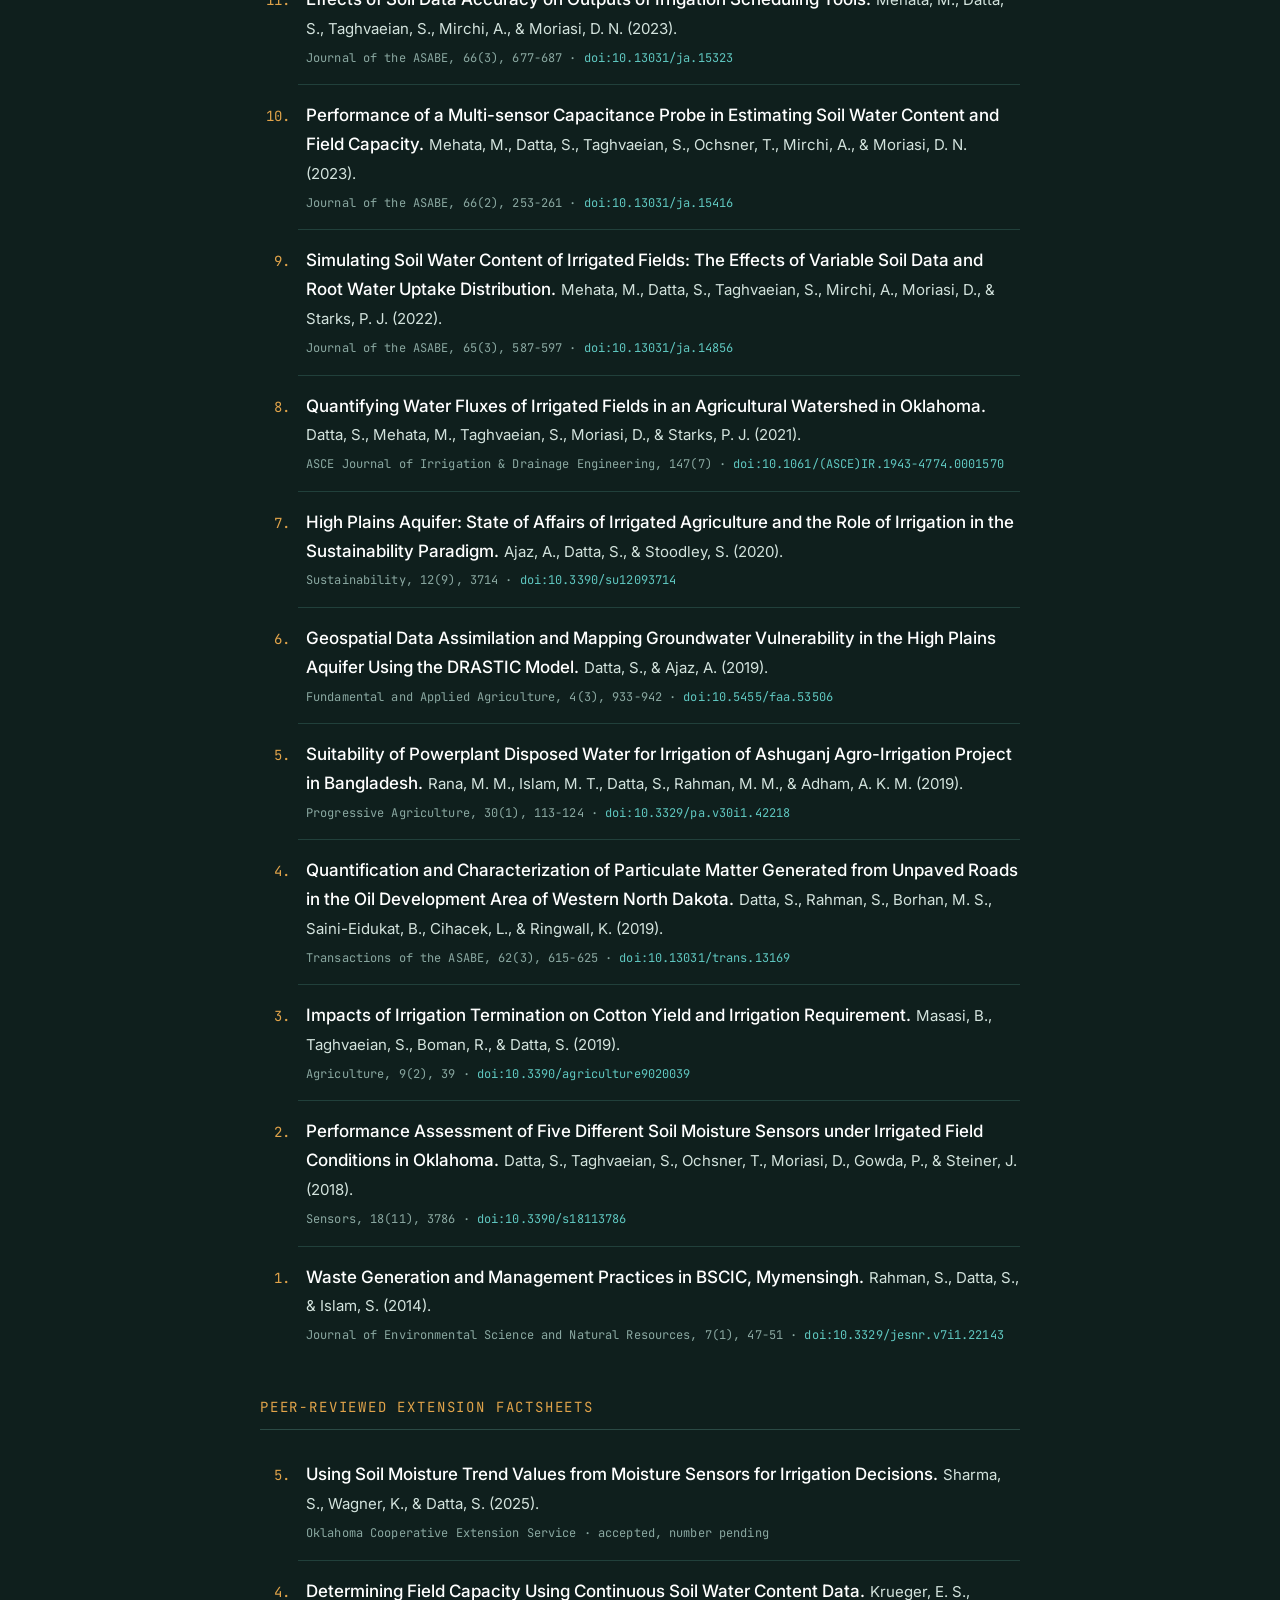
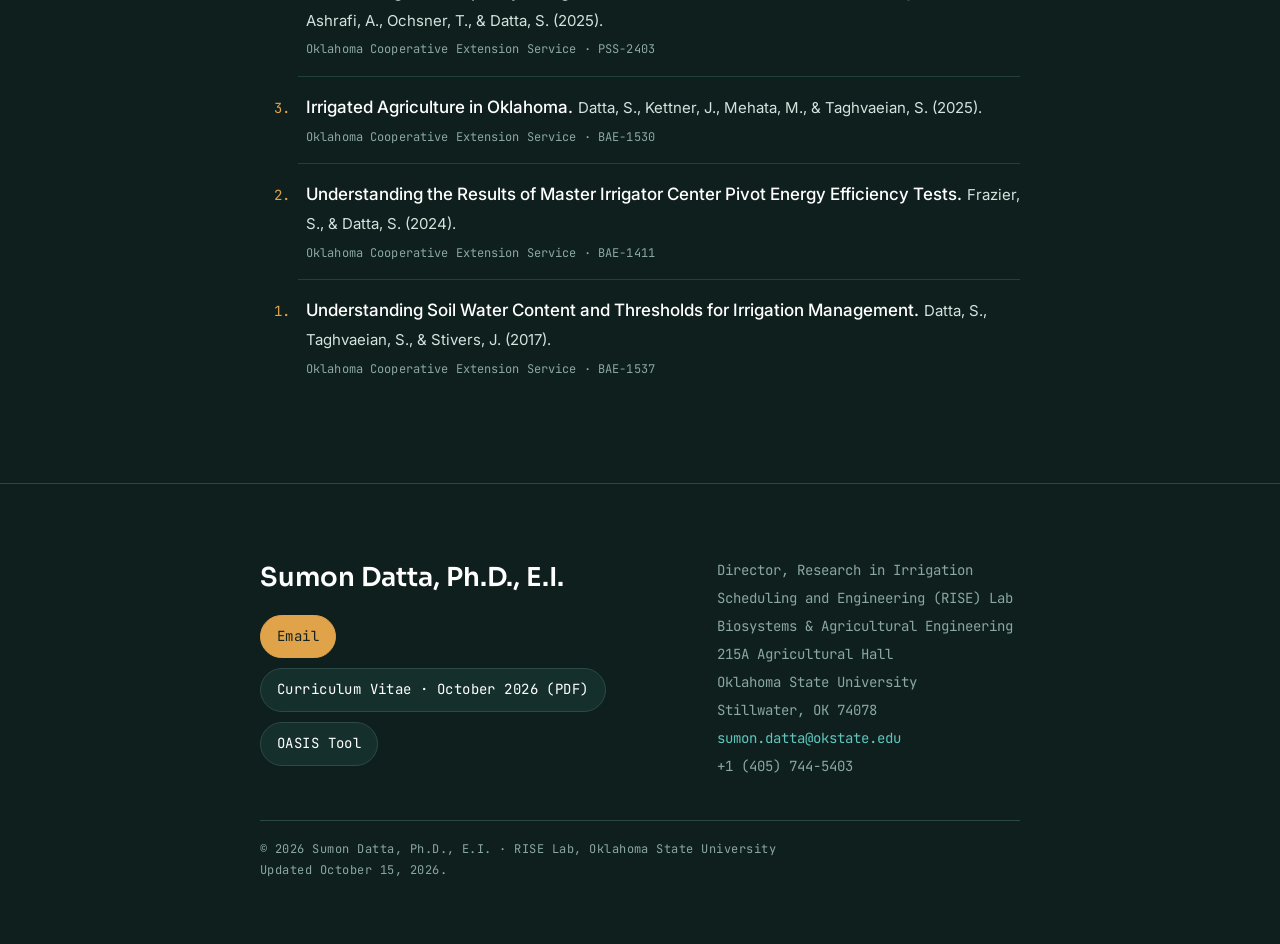
<file: publications.html>
<!DOCTYPE html>
<html lang="en">
<head>
<meta charset="UTF-8" />
<!-- Google tag (gtag.js) -->
<script async src="https://www.googletagmanager.com/gtag/js?id=G-CRK8LJ3YY7"></script>
<script>
  window.dataLayer = window.dataLayer || [];
  function gtag(){dataLayer.push(arguments);}
  gtag('js', new Date());
  gtag('config', 'G-CRK8LJ3YY7');
</script>
<meta name="viewport" content="width=device-width, initial-scale=1" />
<meta name="color-scheme" content="dark" />
<meta name="theme-color" content="#0f1f1d" />
<meta name="author" content="Sumon Datta" />
<link rel="icon" type="image/png" sizes="400x400" href="assets/brand/rise-logo-orange.png" />
<title>Publications | RISE Lab | Sumon Datta</title>
<meta name="description" content="Publications from Sumon Datta and the Research in Irrigation Scheduling and Engineering Lab at Oklahoma State University." />

<!-- Edit this page directly. Shared styles: assets/site.css. Keep the Google Analytics tag on every page. -->

<link rel="preconnect" href="https://fonts.googleapis.com" />
<link rel="preconnect" href="https://fonts.gstatic.com" crossorigin />
<link href="https://fonts.googleapis.com/css2?family=Sora:wght@400;500;600;700&family=Inter:wght@400;500;600&family=JetBrains+Mono:wght@400;500&display=swap" rel="stylesheet" />

<link rel="stylesheet" href="assets/site.css" />
</head>
<body>
<a class="skip-link" href="#main">Skip to content</a>

<div class="lab-masthead">
  <div class="wrap lab-masthead-inner">
    <img class="lab-masthead-logo" src="assets/brand/rise-logo-orange.png" alt="RISE Lab logo" width="400" height="400" />
    <div class="lab-masthead-copy">
      <p class="lab-masthead-name">RISE Lab</p>
      <p class="lab-masthead-fullname">Research in Irrigation Scheduling and Engineering</p>
      <p class="lab-affiliation">Oklahoma State University</p>
    </div>
  </div>
</div>

<!-- TOP BAR -->
<header class="bar">
  <div class="bar-inner">
    <div class="brand"><a class="lab-name" href="index.html">RISE Lab</a><span class="brand-divider" aria-hidden="true">·</span><b>Sumon Datta</b></div>
    <nav class="menu" aria-label="Main navigation">
      <a href="index.html">Home</a>
      <a href="grants.html">Grants</a>
      <a href="oasis.html">OASIS</a>
      <a href="lab.html">Lab Members</a>
      <a href="publications.html" aria-current="page">Publications</a>
      <a href="teaching.html">Teaching</a>
      <a href="photos.html">Photos</a>
      <a href="news.html">News &amp; Events</a>
      <a href="join.html">Join the Lab</a>
    </nav>
  </div>
</header>

<main id="main">
<section id="publications">
  <div class="wrap">
    <p class="eyebrow">Publications</p>
    <h1 class="sec-title">Journal articles &amp; conference proceedings</h1>
    <p class="note">19 peer-reviewed articles and proceedings, followed by five Extension factsheets.</p>
    <ol class="pubs" reversed>
      <li><div><span class="pub-t">Canopy Temperature Sensor Data Optimization for Irrigation Scheduling.</span> <span class="pub-a">Meadi, S., Kalayambakam Janardhan, A. Y., Datta, S., &amp; Das, H. (2026).</span><div class="pub-v">2026 IEEE DCAS Conference, Dallas, TX</div></div></li>
      <li><div><span class="pub-t">Data-driven Modeling of Soil Moisture at Irrigated Fields.</span> <span class="pub-a">Kalayambakam Janardhan, A. Y., Datta, S., Crick, C., Taghvaeian, S., &amp; Kundu, P. K. (2026).</span><div class="pub-v">2026 IEEE DCAS Conference, Dallas, TX</div></div></li>
      <li><div><span class="pub-t">Evapotranspiration Terminology and Definitions.</span> <span class="pub-a">DeJonge, K. C., Allen, R. G., Kilic, A., … Datta, S., … et al. (2025).</span><div class="pub-v">ASCE Journal of Irrigation &amp; Drainage Engineering, 151(5) · <a href="https://doi.org/10.1061/jidedh.ireng-10491" target="_blank" rel="noopener">doi:10.1061/jidedh.ireng-10491</a></div></div></li>
      <li><div><span class="pub-t">Irrigation and Water Conservation Practices of Surface-Irrigated Croplands in West and South Regions of the U.S.</span> <span class="pub-a">Datta, S., Taghvaeian, S., Sibley, M., Gholson, D. M., Yost, M., Long, M. A., Bali, K. M., Zaccaria, D., Davis-Conger, S. L., &amp; Ritchie, L. A. (2025).</span><div class="pub-v">Journal of the ASABE, 68(3), 503-511 · <a href="https://doi.org/10.13031/ja.16257" target="_blank" rel="noopener">doi:10.13031/ja.16257</a></div></div></li>
      <li><div><span class="pub-t">Multi-model Ensemble Mapping of Irrigated Areas Using Remote Sensing, Machine Learning, and Ground Truth Data.</span> <span class="pub-a">Akbar, M. U., Mirchi, A., Arshad, A., Alian, S., Mehata, M., Taghvaeian, S., Khodkar, K., Kettner, J., Datta, S., &amp; Wagner, K. (2025).</span><div class="pub-v">Agricultural Water Management, 312, 109416 · <a href="https://doi.org/10.1016/j.agwat.2025.109416" target="_blank" rel="noopener">doi:10.1016/j.agwat.2025.109416</a></div></div></li>
      <li><div><span class="pub-t">Water Dynamics of Variably Irrigated Pecan Trees in Oklahoma.</span> <span class="pub-a">Kettner, J., Taghvaeian, S., Pokhrel, N., Mirchi, A., Zhang, L., Mehata, M., &amp; Datta, S. (2025).</span><div class="pub-v">Journal of the American Pomological Society, 78(2), 85-99 · <a href="https://doi.org/10.71318/tak32v50" target="_blank" rel="noopener">doi:10.71318/tak32v50</a></div></div></li>
      <li><div><span class="pub-t">Rice Cultivation Under Raised Bed Conserving Irrigation Technique: Effects of Bed Width on Soil Wetness and Yield.</span> <span class="pub-a">Munmun, T. H., Islam, M. T., Rahman, M. M., Islam, M. A., Datta, S., Das, N., Akter, J., &amp; Adham, A. K. M. (2024).</span><div class="pub-v">Paddy and Water Environment · <a href="https://doi.org/10.1007/s10333-023-00957-3" target="_blank" rel="noopener">doi:10.1007/s10333-023-00957-3</a></div></div></li>
      <li><div><span class="pub-t">Soil Water Sensors for Irrigation Scheduling in the United States: A Systematic Review of Literature.</span> <span class="pub-a">Datta, S., &amp; Taghvaeian, S. (2023).</span><div class="pub-v">Agricultural Water Management, 278, 108148 · <a href="https://doi.org/10.1016/j.agwat.2023.108148" target="_blank" rel="noopener">doi:10.1016/j.agwat.2023.108148</a></div></div></li>
      <li><div><span class="pub-t">Effects of Soil Data Accuracy on Outputs of Irrigation Scheduling Tools.</span> <span class="pub-a">Mehata, M., Datta, S., Taghvaeian, S., Mirchi, A., &amp; Moriasi, D. N. (2023).</span><div class="pub-v">Journal of the ASABE, 66(3), 677-687 · <a href="https://doi.org/10.13031/ja.15323" target="_blank" rel="noopener">doi:10.13031/ja.15323</a></div></div></li>
      <li><div><span class="pub-t">Performance of a Multi-sensor Capacitance Probe in Estimating Soil Water Content and Field Capacity.</span> <span class="pub-a">Mehata, M., Datta, S., Taghvaeian, S., Ochsner, T., Mirchi, A., &amp; Moriasi, D. N. (2023).</span><div class="pub-v">Journal of the ASABE, 66(2), 253-261 · <a href="https://doi.org/10.13031/ja.15416" target="_blank" rel="noopener">doi:10.13031/ja.15416</a></div></div></li>
      <li><div><span class="pub-t">Simulating Soil Water Content of Irrigated Fields: The Effects of Variable Soil Data and Root Water Uptake Distribution.</span> <span class="pub-a">Mehata, M., Datta, S., Taghvaeian, S., Mirchi, A., Moriasi, D., &amp; Starks, P. J. (2022).</span><div class="pub-v">Journal of the ASABE, 65(3), 587-597 · <a href="https://doi.org/10.13031/ja.14856" target="_blank" rel="noopener">doi:10.13031/ja.14856</a></div></div></li>
      <li><div><span class="pub-t">Quantifying Water Fluxes of Irrigated Fields in an Agricultural Watershed in Oklahoma.</span> <span class="pub-a">Datta, S., Mehata, M., Taghvaeian, S., Moriasi, D., &amp; Starks, P. J. (2021).</span><div class="pub-v">ASCE Journal of Irrigation &amp; Drainage Engineering, 147(7) · <a href="https://doi.org/10.1061/(ASCE)IR.1943-4774.0001570" target="_blank" rel="noopener">doi:10.1061/(ASCE)IR.1943-4774.0001570</a></div></div></li>
      <li><div><span class="pub-t">High Plains Aquifer: State of Affairs of Irrigated Agriculture and the Role of Irrigation in the Sustainability Paradigm.</span> <span class="pub-a">Ajaz, A., Datta, S., &amp; Stoodley, S. (2020).</span><div class="pub-v">Sustainability, 12(9), 3714 · <a href="https://doi.org/10.3390/su12093714" target="_blank" rel="noopener">doi:10.3390/su12093714</a></div></div></li>
      <li><div><span class="pub-t">Geospatial Data Assimilation and Mapping Groundwater Vulnerability in the High Plains Aquifer Using the DRASTIC Model.</span> <span class="pub-a">Datta, S., &amp; Ajaz, A. (2019).</span><div class="pub-v">Fundamental and Applied Agriculture, 4(3), 933-942 · <a href="https://doi.org/10.5455/faa.53506" target="_blank" rel="noopener">doi:10.5455/faa.53506</a></div></div></li>
      <li><div><span class="pub-t">Suitability of Powerplant Disposed Water for Irrigation of Ashuganj Agro-Irrigation Project in Bangladesh.</span> <span class="pub-a">Rana, M. M., Islam, M. T., Datta, S., Rahman, M. M., &amp; Adham, A. K. M. (2019).</span><div class="pub-v">Progressive Agriculture, 30(1), 113-124 · <a href="https://doi.org/10.3329/pa.v30i1.42218" target="_blank" rel="noopener">doi:10.3329/pa.v30i1.42218</a></div></div></li>
      <li><div><span class="pub-t">Quantification and Characterization of Particulate Matter Generated from Unpaved Roads in the Oil Development Area of Western North Dakota.</span> <span class="pub-a">Datta, S., Rahman, S., Borhan, M. S., Saini-Eidukat, B., Cihacek, L., &amp; Ringwall, K. (2019).</span><div class="pub-v">Transactions of the ASABE, 62(3), 615-625 · <a href="https://doi.org/10.13031/trans.13169" target="_blank" rel="noopener">doi:10.13031/trans.13169</a></div></div></li>
      <li><div><span class="pub-t">Impacts of Irrigation Termination on Cotton Yield and Irrigation Requirement.</span> <span class="pub-a">Masasi, B., Taghvaeian, S., Boman, R., &amp; Datta, S. (2019).</span><div class="pub-v">Agriculture, 9(2), 39 · <a href="https://doi.org/10.3390/agriculture9020039" target="_blank" rel="noopener">doi:10.3390/agriculture9020039</a></div></div></li>
      <li><div><span class="pub-t">Performance Assessment of Five Different Soil Moisture Sensors under Irrigated Field Conditions in Oklahoma.</span> <span class="pub-a">Datta, S., Taghvaeian, S., Ochsner, T., Moriasi, D., Gowda, P., &amp; Steiner, J. (2018).</span><div class="pub-v">Sensors, 18(11), 3786 · <a href="https://doi.org/10.3390/s18113786" target="_blank" rel="noopener">doi:10.3390/s18113786</a></div></div></li>
      <li><div><span class="pub-t">Waste Generation and Management Practices in BSCIC, Mymensingh.</span> <span class="pub-a">Rahman, S., Datta, S., &amp; Islam, S. (2014).</span><div class="pub-v">Journal of Environmental Science and Natural Resources, 7(1), 47-51 · <a href="https://doi.org/10.3329/jesnr.v7i1.22143" target="_blank" rel="noopener">doi:10.3329/jesnr.v7i1.22143</a></div></div></li>
    </ol>
    <p class="group-label">Peer-reviewed Extension Factsheets</p>
    <ol class="pubs" reversed>
      <li><div><span class="pub-t">Using Soil Moisture Trend Values from Moisture Sensors for Irrigation Decisions.</span> <span class="pub-a">Sharma, S., Wagner, K., &amp; Datta, S. (2025).</span><div class="pub-v">Oklahoma Cooperative Extension Service · accepted, number pending</div></div></li>
      <li><div><span class="pub-t">Determining Field Capacity Using Continuous Soil Water Content Data.</span> <span class="pub-a">Krueger, E. S., Ashrafi, A., Ochsner, T., &amp; Datta, S. (2025).</span><div class="pub-v">Oklahoma Cooperative Extension Service · PSS-2403</div></div></li>
      <li><div><span class="pub-t">Irrigated Agriculture in Oklahoma.</span> <span class="pub-a">Datta, S., Kettner, J., Mehata, M., &amp; Taghvaeian, S. (2025).</span><div class="pub-v">Oklahoma Cooperative Extension Service · BAE-1530</div></div></li>
      <li><div><span class="pub-t">Understanding the Results of Master Irrigator Center Pivot Energy Efficiency Tests.</span> <span class="pub-a">Frazier, S., &amp; Datta, S. (2024).</span><div class="pub-v">Oklahoma Cooperative Extension Service · BAE-1411</div></div></li>
      <li><div><span class="pub-t">Understanding Soil Water Content and Thresholds for Irrigation Management.</span> <span class="pub-a">Datta, S., Taghvaeian, S., &amp; Stivers, J. (2017).</span><div class="pub-v">Oklahoma Cooperative Extension Service · BAE-1537</div></div></li>
    </ol>
  </div>
</section>
</main>
<footer id="cv">
  <div class="wrap">
    <div class="foot-grid">
      <div>
        <p class="fname">Sumon Datta, Ph.D., E.I.</p>
        <div class="chips">
          <a class="chip solid" href="mailto:sumon.datta@okstate.edu">Email</a>
          <a class="chip" href="assets/CV_main.pdf" target="_blank" rel="noopener">Curriculum Vitae · October 2026 (PDF)</a>
          <a class="chip" href="https://irrigation.okstate.edu" target="_blank" rel="noopener">OASIS Tool</a>
        </div>
      </div>
      <div>
        <div class="contact">
          Director, Research in Irrigation Scheduling and Engineering (RISE) Lab<br>
          Biosystems &amp; Agricultural Engineering<br>
          215A Agricultural Hall<br>
          Oklahoma State University<br>
          Stillwater, OK 74078<br>
          <a href="mailto:sumon.datta@okstate.edu">sumon.datta@okstate.edu</a><br>
          +1 (405) 744-5403
        </div>
      </div>
    </div>
    <div class="colophon">© 2026 Sumon Datta, Ph.D., E.I. · RISE Lab, Oklahoma State University<br>Updated October 15, 2026.</div>
  </div>
</footer>
</body>
</html>
</file>
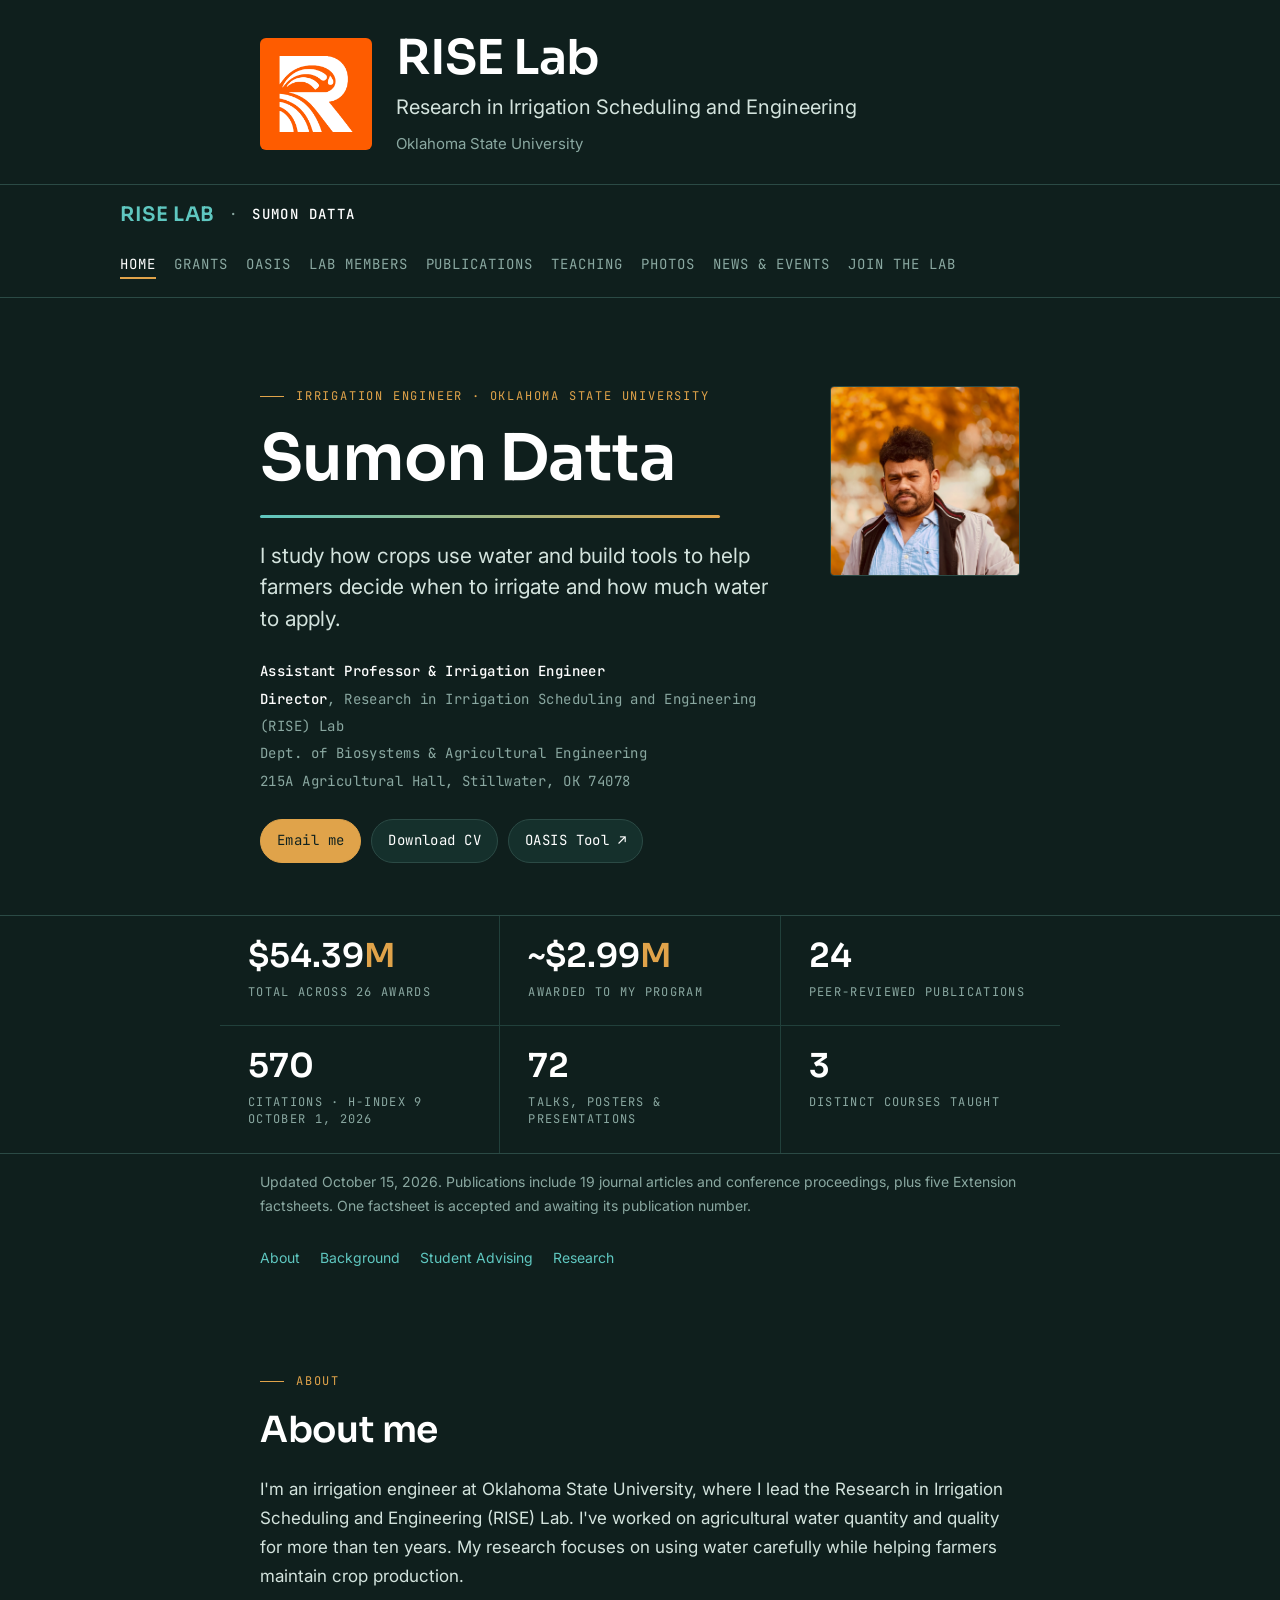
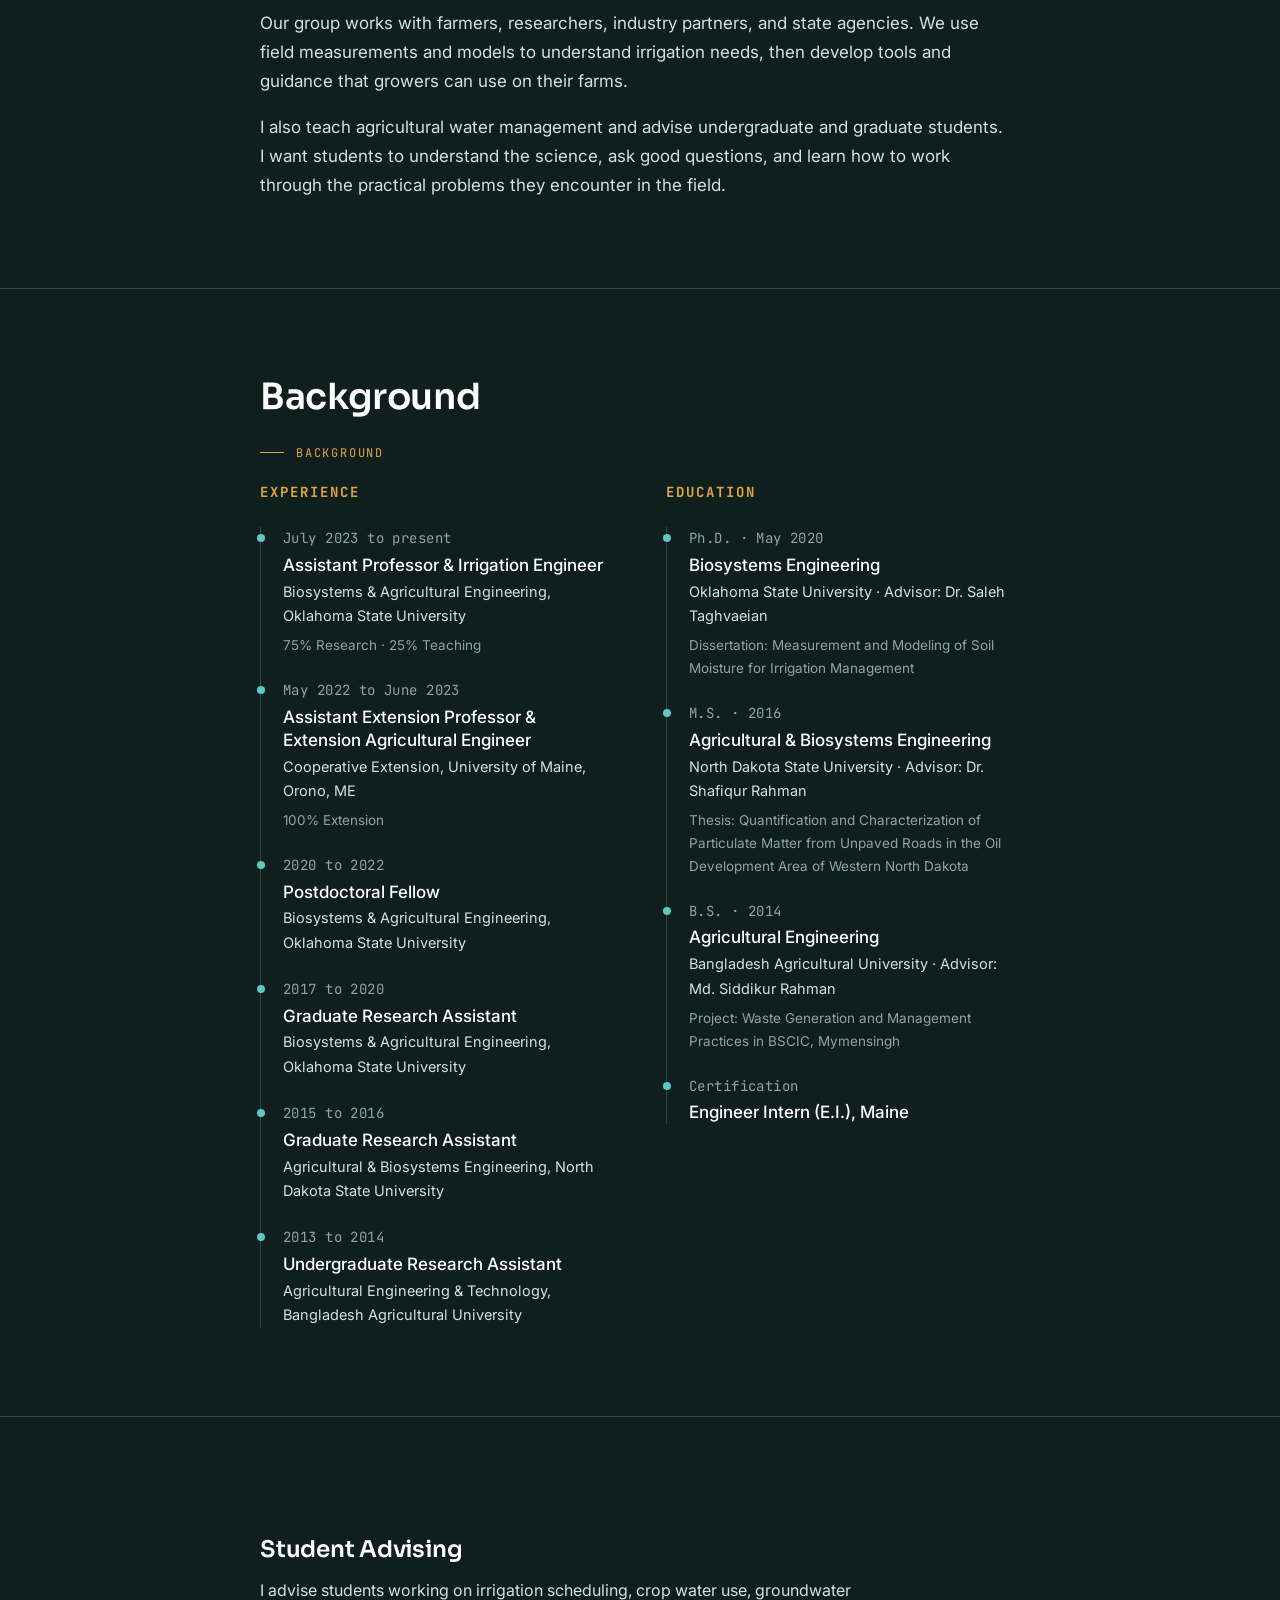
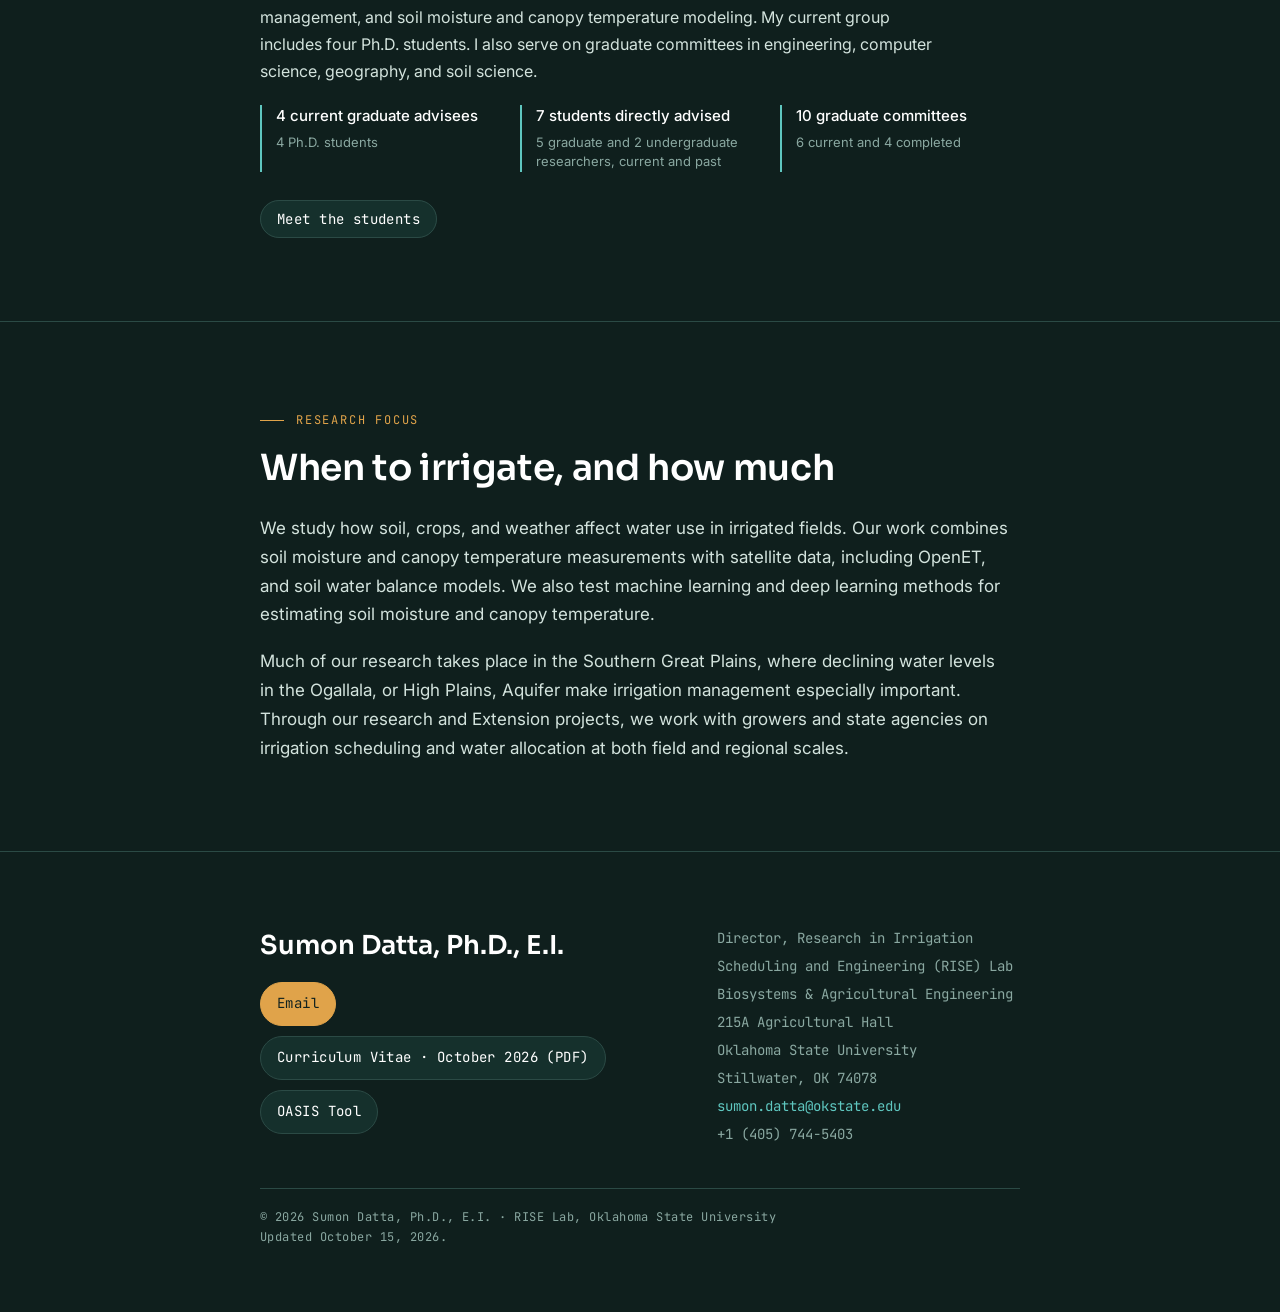
<file: research.html>
<!DOCTYPE html>
<html lang="en"><head><meta charset="UTF-8" />
<meta name="viewport" content="width=device-width, initial-scale=1" />
<meta name="robots" content="noindex" />
<meta http-equiv="refresh" content="0; url=index.html#research" />
<link rel="canonical" href="index.html#research" />
<title>Research | RISE Lab</title>
<script>window.location.replace("index.html" + window.location.search + "#research");</script>
</head><body><p>This section is now on the <a href="index.html#research">Home page</a>.</p></body></html>
</file>
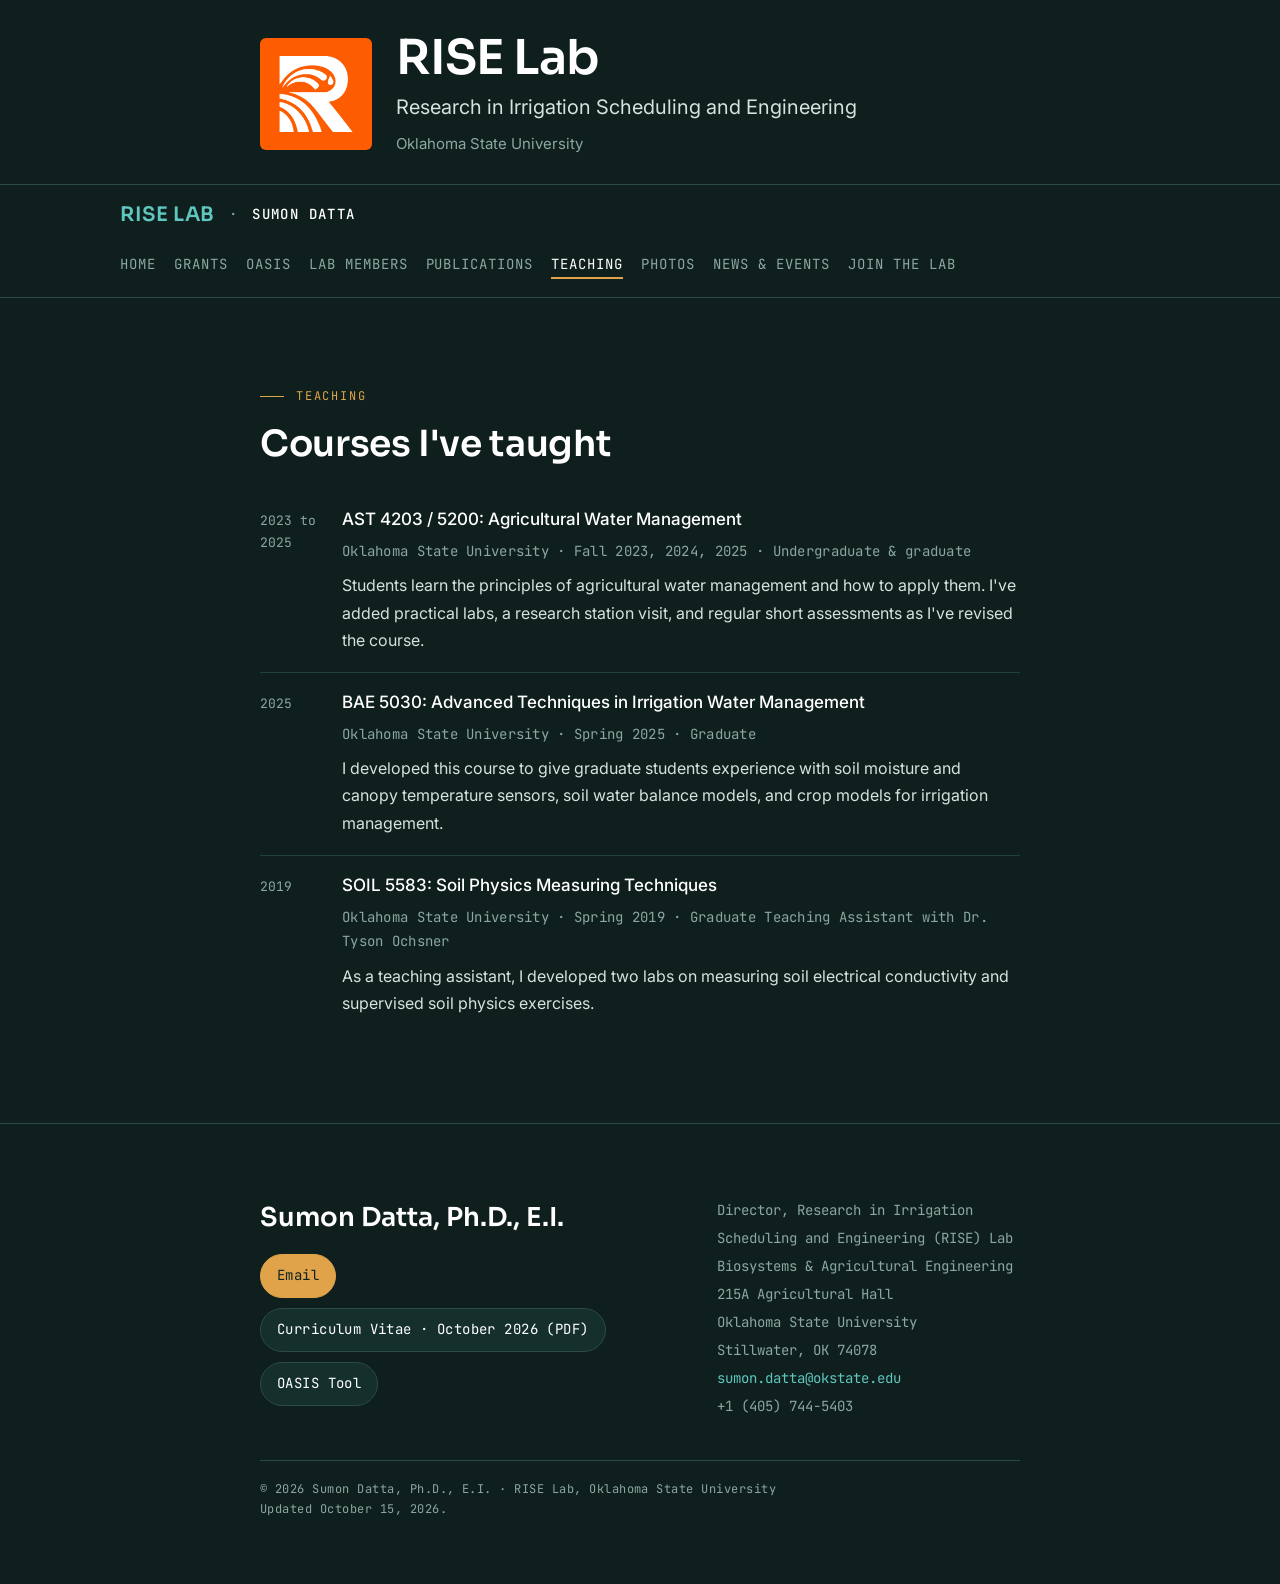
<file: teaching.html>
<!DOCTYPE html>
<html lang="en">
<head>
<meta charset="UTF-8" />
<!-- Google tag (gtag.js) -->
<script async src="https://www.googletagmanager.com/gtag/js?id=G-CRK8LJ3YY7"></script>
<script>
  window.dataLayer = window.dataLayer || [];
  function gtag(){dataLayer.push(arguments);}
  gtag('js', new Date());
  gtag('config', 'G-CRK8LJ3YY7');
</script>
<meta name="viewport" content="width=device-width, initial-scale=1" />
<meta name="color-scheme" content="dark" />
<meta name="theme-color" content="#0f1f1d" />
<meta name="author" content="Sumon Datta" />
<link rel="icon" type="image/png" sizes="400x400" href="assets/brand/rise-logo-orange.png" />
<title>Teaching | RISE Lab | Sumon Datta</title>
<meta name="description" content="Teaching from Sumon Datta and the Research in Irrigation Scheduling and Engineering Lab at Oklahoma State University." />

<!-- Edit this page directly. Shared styles: assets/site.css. Keep the Google Analytics tag on every page. -->

<link rel="preconnect" href="https://fonts.googleapis.com" />
<link rel="preconnect" href="https://fonts.gstatic.com" crossorigin />
<link href="https://fonts.googleapis.com/css2?family=Sora:wght@400;500;600;700&family=Inter:wght@400;500;600&family=JetBrains+Mono:wght@400;500&display=swap" rel="stylesheet" />

<link rel="stylesheet" href="assets/site.css" />
</head>
<body>
<a class="skip-link" href="#main">Skip to content</a>

<div class="lab-masthead">
  <div class="wrap lab-masthead-inner">
    <img class="lab-masthead-logo" src="assets/brand/rise-logo-orange.png" alt="RISE Lab logo" width="400" height="400" />
    <div class="lab-masthead-copy">
      <p class="lab-masthead-name">RISE Lab</p>
      <p class="lab-masthead-fullname">Research in Irrigation Scheduling and Engineering</p>
      <p class="lab-affiliation">Oklahoma State University</p>
    </div>
  </div>
</div>

<!-- TOP BAR -->
<header class="bar">
  <div class="bar-inner">
    <div class="brand"><a class="lab-name" href="index.html">RISE Lab</a><span class="brand-divider" aria-hidden="true">·</span><b>Sumon Datta</b></div>
    <nav class="menu" aria-label="Main navigation">
      <a href="index.html">Home</a>
      <a href="grants.html">Grants</a>
      <a href="oasis.html">OASIS</a>
      <a href="lab.html">Lab Members</a>
      <a href="publications.html">Publications</a>
      <a href="teaching.html" aria-current="page">Teaching</a>
      <a href="photos.html">Photos</a>
      <a href="news.html">News &amp; Events</a>
      <a href="join.html">Join the Lab</a>
    </nav>
  </div>
</header>

<main id="main">
<section id="teaching">
  <div class="wrap">
    <p class="eyebrow">Teaching</p>
    <h1 class="sec-title">Courses I've taught</h1>
    <div class="entry"><div class="yr">2023 to 2025</div><div><div class="ttl">AST 4203 / 5200: Agricultural Water Management</div><div class="meta">Oklahoma State University · Fall 2023, 2024, 2025 · Undergraduate &amp; graduate</div><div class="desc">Students learn the principles of agricultural water management and how to apply them. I've added practical labs, a research station visit, and regular short assessments as I've revised the course.</div></div></div>
    <div class="entry"><div class="yr">2025</div><div><div class="ttl">BAE 5030: Advanced Techniques in Irrigation Water Management</div><div class="meta">Oklahoma State University · Spring 2025 · Graduate</div><div class="desc">I developed this course to give graduate students experience with soil moisture and canopy temperature sensors, soil water balance models, and crop models for irrigation management.</div></div></div>
    <div class="entry"><div class="yr">2019</div><div><div class="ttl">SOIL 5583: Soil Physics Measuring Techniques</div><div class="meta">Oklahoma State University · Spring 2019 · Graduate Teaching Assistant with Dr. Tyson Ochsner</div><div class="desc">As a teaching assistant, I developed two labs on measuring soil electrical conductivity and supervised soil physics exercises.</div></div></div>
  </div>
</section>
</main>
<footer id="cv">
  <div class="wrap">
    <div class="foot-grid">
      <div>
        <p class="fname">Sumon Datta, Ph.D., E.I.</p>
        <div class="chips">
          <a class="chip solid" href="mailto:sumon.datta@okstate.edu">Email</a>
          <a class="chip" href="assets/CV_main.pdf" target="_blank" rel="noopener">Curriculum Vitae · October 2026 (PDF)</a>
          <a class="chip" href="https://irrigation.okstate.edu" target="_blank" rel="noopener">OASIS Tool</a>
        </div>
      </div>
      <div>
        <div class="contact">
          Director, Research in Irrigation Scheduling and Engineering (RISE) Lab<br>
          Biosystems &amp; Agricultural Engineering<br>
          215A Agricultural Hall<br>
          Oklahoma State University<br>
          Stillwater, OK 74078<br>
          <a href="mailto:sumon.datta@okstate.edu">sumon.datta@okstate.edu</a><br>
          +1 (405) 744-5403
        </div>
      </div>
    </div>
    <div class="colophon">© 2026 Sumon Datta, Ph.D., E.I. · RISE Lab, Oklahoma State University<br>Updated October 15, 2026.</div>
  </div>
</footer>
</body>
</html>
</file>
<file: assets/site.css>
:root{
    --bg:#0f1f1d;--surface:#15302c;--text:#ffffff;--text-2:#d3e3dd;--muted:#8aa8a1;
    --accent:#e0a34a;--accent-2:#5fc7c0;--line:#2b4a45;--line-2:#21403b;--link:#5fc7c0;
    --btn-bg:#e0a34a;--btn-text:#11221f;--invert-bg:#193733;--invert-text:#e6f0ec;--invert-muted:#9ec0b9;--invert-accent:#e0a34a;
    --display:'Sora',system-ui,sans-serif;--body:'Inter',system-ui,sans-serif;--mono:'JetBrains Mono',ui-monospace,monospace;
    --display-weight:600;--content:840px;--pad:clamp(22px,5vw,40px);--radius:8px;--radius-lg:12px;
  }

  *{box-sizing:border-box;}
  html{scroll-behavior:smooth;background:#0f1f1d;}
  body{margin:0;background:var(--bg);color:var(--text-2);font-family:var(--body);font-size:17px;line-height:1.7;-webkit-font-smoothing:antialiased;text-rendering:optimizeLegibility;}
  @media (prefers-reduced-motion:reduce){html{scroll-behavior:auto;}*{animation:none!important;transition:none!important;}}
  a{color:var(--link);text-decoration:none;}
  a:hover{opacity:.72;}
  a:focus-visible,button:focus-visible{outline:2px solid var(--accent);outline-offset:3px;border-radius:2px;}
  .wrap{max-width:var(--content);margin:0 auto;padding:0 var(--pad);}
  .lab-masthead{padding:32px 0 28px;border-bottom:1px solid var(--line);}
  .lab-masthead-inner{display:flex;align-items:center;gap:24px;}
  .lab-masthead-logo{display:block;flex:none;width:112px;height:112px;border-radius:6px;}
  .lab-masthead-copy{min-width:0;}
  .lab-masthead-name{font-family:var(--display);font-size:clamp(32px,6vw,48px);font-weight:600;line-height:1.1;color:var(--text);letter-spacing:-.02em;margin:0 0 8px;}
  .lab-masthead-fullname{font-size:clamp(17px,2.5vw,20px);line-height:1.4;color:var(--text-2);max-width:36ch;margin:0 0 10px;}
  .lab-affiliation{font-size:15px;color:var(--muted);margin:0;}
  @media(max-width:560px){.lab-masthead-inner{align-items:flex-start;gap:16px;}.lab-masthead-logo{width:72px;height:72px;}.lab-masthead-fullname{font-size:16px;}}

  .eyebrow{font-family:var(--mono);font-size:12px;letter-spacing:.15em;text-transform:uppercase;color:var(--accent);margin:0 0 18px;display:flex;align-items:center;gap:12px;}
  .eyebrow::before{content:"";width:24px;height:1px;background:currentColor;flex:none;}

  .bar{position:sticky;top:0;z-index:50;background:var(--bg);border-bottom:1px solid var(--line);}
  .bar-inner{max-width:var(--content);margin:0 auto;padding:13px var(--pad);display:flex;align-items:center;justify-content:space-between;gap:18px;}
  .brand{font-family:var(--mono);font-size:12.5px;letter-spacing:.1em;color:var(--text);text-transform:uppercase;white-space:nowrap;}
  .brand b{font-weight:500;}
  .brand{display:flex;align-items:center;gap:14px;}
  .lab-name{font-family:var(--display);font-size:20px;font-weight:600;letter-spacing:.03em;color:var(--accent-2);}
  .brand-divider{color:var(--muted);}
  nav.menu{display:flex;gap:18px;}
  nav.menu a{font-family:var(--mono);font-size:11.5px;letter-spacing:.07em;text-transform:uppercase;color:var(--muted);white-space:nowrap;}
  nav.menu a:hover{color:var(--text);opacity:1;}
  .bar-inner{flex-wrap:wrap;}
  nav.menu{width:100%;overflow-x:auto;padding:3px 0 5px;gap:20px;}
  nav.menu a{font-size:14px;}
  .skip-link{position:fixed;top:-100px;left:16px;z-index:300;background:var(--accent);color:var(--bg);padding:12px 18px;}
  .skip-link:focus{top:12px;}
  section,footer{scroll-margin-top:115px;}

  .hero{padding:clamp(44px,8vw,88px) 0 clamp(30px,5vw,52px);}
  .hero-grid{display:grid;grid-template-columns:1fr auto;gap:clamp(24px,4vw,44px);align-items:start;}
  @media (max-width:720px){ .hero-grid{grid-template-columns:1fr;} }
  .hero h1{font-family:var(--display);font-weight:var(--display-weight);font-size:clamp(42px,8vw,72px);line-height:1;letter-spacing:-.015em;color:var(--text);margin:0;}
  .waterline{height:3px;background:linear-gradient(90deg,var(--accent-2),var(--accent));border-radius:2px;margin:20px 0 22px;max-width:460px;width:0;animation:fill 1.05s cubic-bezier(.2,.7,.2,1) .12s forwards;}
  @keyframes fill{to{width:100%;}}
  @media (prefers-reduced-motion:reduce){ .waterline{width:100%;} }
  .lede{font-size:clamp(18px,2.3vw,21px);line-height:1.5;color:var(--text-2);max-width:45ch;margin:0 0 24px;}
  .role-line{font-family:var(--mono);font-size:12.5px;letter-spacing:.03em;color:var(--muted);line-height:1.95;margin:0 0 24px;}
  .role-line strong{color:var(--text);font-weight:500;}
  .chips{display:flex;flex-wrap:wrap;gap:10px;}
  .chip{font-family:var(--mono);font-size:12.5px;letter-spacing:.03em;border:1px solid var(--line);border-radius:999px;padding:9px 16px;color:var(--text);background:var(--surface);transition:.2s;}
  .chip:hover{border-color:var(--accent-2);color:var(--accent-2);opacity:1;}
  .chip.solid{background:var(--btn-bg);color:var(--btn-text);border-color:var(--btn-bg);}
  .chip.solid:hover{opacity:.88;color:var(--btn-text);}
  .portrait{width:clamp(150px,20vw,190px);height:clamp(150px,20vw,190px);border-radius:4px;object-fit:cover;border:1px solid var(--line);}

  .ledger{border-top:1px solid var(--line);border-bottom:1px solid var(--line);}
  .ledger .grid{max-width:var(--content);margin:0 auto;display:grid;grid-template-columns:repeat(3,1fr);gap:1px;background:var(--line-2);}
  @media (max-width:560px){ .ledger .grid{grid-template-columns:repeat(2,1fr);} }
  .stat{background:var(--bg);padding:24px clamp(18px,3vw,28px);}
  .stat .num{font-family:var(--display);font-weight:var(--display-weight);font-size:clamp(26px,3.4vw,33px);color:var(--text);line-height:1;}
  .stat .num span{color:var(--accent);}
  .stat .lab{font-family:var(--mono);font-size:10.5px;letter-spacing:.11em;text-transform:uppercase;color:var(--muted);margin-top:11px;line-height:1.45;}
  .advising-summary{padding-top:30px;padding-bottom:32px;}
  .advising-summary h2{font-family:var(--display);font-weight:600;color:var(--text);font-size:23px;line-height:1.3;margin:0 0 12px;}
  .advising-summary p{font-size:16px;max-width:68ch;margin:0 0 20px;}
  .advising-stats{display:grid;grid-template-columns:repeat(3,minmax(0,1fr));gap:20px;margin:0;}
  .advising-stats>div{min-width:0;border-left:2px solid var(--accent-2);padding-left:14px;}
  .advising-stats dt{color:var(--text);font-weight:500;font-size:15px;line-height:1.5;}
  .advising-stats dd{font-size:13px;color:var(--muted);line-height:1.5;margin:5px 0 0;}
  @media(max-width:560px){.advising-stats{grid-template-columns:1fr;gap:14px;}}

  section{padding:clamp(50px,7vw,88px) 0;border-bottom:1px solid var(--line);}
  .sec-title{font-family:var(--display);font-weight:var(--display-weight);font-size:clamp(27px,3.6vw,36px);line-height:1.1;letter-spacing:-.01em;color:var(--text);margin:0 0 26px;max-width:26ch;}
  .prose p{margin:0 0 18px;max-width:68ch;}
  .prose p:last-child{margin-bottom:0;}
  .note{color:var(--muted);font-size:15px;margin:-8px 0 6px;max-width:68ch;}

  .group-label{font-family:var(--mono);font-size:11.5px;letter-spacing:.13em;text-transform:uppercase;color:var(--accent);margin:34px 0 14px;padding-bottom:10px;border-bottom:1px solid var(--line);}

  .entry{display:grid;grid-template-columns:64px 1fr;gap:18px;padding:18px 0;border-bottom:1px solid var(--line-2);}
  .entry:last-child{border-bottom:0;}
  .entry .yr{font-family:var(--mono);font-size:13px;color:var(--muted);padding-top:2px;}
  .entry .ttl{font-weight:500;color:var(--text);line-height:1.4;}
  .entry .meta{font-family:var(--mono);font-size:12px;letter-spacing:.02em;color:var(--muted);margin-top:7px;line-height:1.75;}
  .entry .meta .role{color:var(--accent-2);}
  .entry .meta .amt{color:var(--text-2);}
  .entry .desc{font-size:15.5px;color:var(--text-2);margin-top:9px;max-width:70ch;}
  @media (max-width:560px){ .entry{grid-template-columns:1fr;gap:5px;} .entry .yr{padding-top:0;} }

  ol.pubs{list-style:decimal;margin:0;padding-left:38px;}
  ol.pubs li{padding:16px 0 16px 8px;border-bottom:1px solid var(--line-2);}
  ol.pubs li:last-child{border-bottom:0;}
  ol.pubs li::marker,.numbered-entries>li::marker{font-family:var(--mono);font-size:14px;color:var(--accent);}
  .numbered-entries{list-style:decimal;margin:0;padding-left:38px;}
  .numbered-entries>li{padding-left:8px;border-bottom:1px solid var(--line-2);}
  .numbered-entries>li:last-child{border-bottom:0;}
  .numbered-entries .entry{border-bottom:0;}
  .numbered-entries .entry>*{min-width:0;}
  .pub-t{color:var(--text);font-weight:500;}
  .pub-a{font-size:15px;color:var(--text-2);}
  .pub-v{font-family:var(--mono);font-size:12px;color:var(--muted);margin-top:5px;letter-spacing:.01em;}
  .pub-v a{color:var(--link);}

  .cards{display:grid;grid-template-columns:repeat(2,1fr);gap:16px;}
  @media (max-width:640px){ .cards{grid-template-columns:1fr;} }
  .card{background:var(--surface);border:1px solid var(--line);border-radius:6px;padding:22px;}
  .student-photo{display:block;width:100%;height:auto;aspect-ratio:4/3;object-fit:cover;object-position:50% 25%;border-radius:4px;margin:0 0 20px;}
  .student-photo.jacob{object-position:50% 20%;}
  .student-photo.satheesh{object-position:50% 0%;}
  .card{min-width:0;}
  .card h4{margin:0;font-family:var(--display);font-weight:var(--display-weight);font-size:20px;color:var(--text);line-height:1.2;}
  .card .deg{font-family:var(--mono);font-size:11.5px;letter-spacing:.05em;text-transform:uppercase;color:var(--accent);margin:8px 0 13px;}
  .card p{margin:0;font-size:15px;color:var(--text-2);}
  .card .status{margin-top:12px;font-size:13.5px;color:var(--muted);font-style:italic;}

  .two-col{display:grid;grid-template-columns:1fr 1fr;gap:clamp(28px,5vw,52px);}
  @media (max-width:720px){ .two-col{grid-template-columns:1fr;} }
  .tl h3{font-family:var(--mono);font-size:12px;letter-spacing:.14em;text-transform:uppercase;color:var(--accent);margin:0 0 22px;}
  .tl-item{padding:0 0 22px 22px;border-left:1px solid var(--line);position:relative;}
  .tl-item:last-child{padding-bottom:0;}
  .tl-item::before{content:"";position:absolute;left:-4.5px;top:7px;width:8px;height:8px;border-radius:50%;background:var(--accent-2);}
  .tl-when{font-family:var(--mono);font-size:11.5px;color:var(--muted);letter-spacing:.03em;}
  .tl-what{font-weight:500;color:var(--text);margin-top:3px;line-height:1.35;}
  .tl-where{font-size:14.5px;color:var(--text-2);margin-top:3px;}
  .tl-note{font-size:13.5px;color:var(--muted);margin-top:5px;}

  .feature{background:var(--invert-bg);color:var(--invert-text);border-radius:8px;padding:clamp(28px,5vw,44px);}
  .feature .eyebrow{color:var(--invert-accent);}
  .feature h3{font-family:var(--display);font-weight:var(--display-weight);font-size:clamp(23px,3.2vw,31px);color:var(--invert-text);margin:0 0 14px;line-height:1.12;}
  .feature p{margin:0 0 20px;max-width:64ch;color:var(--invert-text);}
  .feature .ftmeta{font-family:var(--mono);font-size:12px;letter-spacing:.04em;color:var(--invert-muted);margin:0 0 22px;line-height:1.7;}
  .feature .chip{background:transparent;border:1px solid var(--invert-muted);color:var(--invert-text);}
  .feature .chip:hover{border-color:var(--invert-accent);color:var(--invert-accent);}

  .join{background:var(--surface);border:1px solid var(--line);border-radius:8px;padding:clamp(28px,5vw,44px);}
  .join h3{font-family:var(--display);font-weight:var(--display-weight);font-size:clamp(23px,3.2vw,31px);color:var(--text);margin:0 0 14px;line-height:1.12;}
  .join p{max-width:66ch;}

  .sponsors{display:grid;grid-template-columns:repeat(3,minmax(0,1fr));gap:16px;margin-top:26px;}
  .sponsor-card{display:flex;flex-direction:column;gap:10px;min-width:0;color:var(--text-2);font-size:14px;line-height:1.5;}
  .sponsor-card.wide{grid-column:span 2;}
  .logo-well{display:flex;align-items:center;justify-content:center;background:#fff;border-radius:6px;padding:15px;width:100%;height:110px;overflow:hidden;}
  .logo-well img{display:block;width:100%;height:80px;object-fit:contain;}
  .logo-well img.osu{max-width:164px;}
  .logo-well img.ars{max-width:236px;}
  .logo-well img.kansas{object-fit:cover;}
  .sponsor-label{padding:0 2px;}
  @media(max-width:600px){.sponsors{grid-template-columns:repeat(2,minmax(0,1fr));gap:16px 12px;}}

  footer{padding:clamp(44px,6vw,72px) 0 64px;}
  .foot-grid{display:grid;grid-template-columns:1.4fr 1fr;gap:32px;align-items:start;}
  @media (max-width:640px){ .foot-grid{grid-template-columns:1fr;} }
  footer .fname{font-family:var(--display);font-weight:var(--display-weight);font-size:26px;color:var(--text);margin:0 0 14px;}
  footer .contact{font-family:var(--mono);font-size:13px;color:var(--muted);line-height:2;}
  footer .contact a{color:var(--link);}
  .colophon{font-family:var(--mono);font-size:11px;letter-spacing:.04em;color:var(--muted);margin-top:40px;padding-top:18px;border-top:1px solid var(--line);}
  .gnote{color:var(--muted);font-size:15px;margin:-8px 0 24px;max-width:68ch;}
  .gallery{display:grid;grid-template-columns:repeat(auto-fill,minmax(200px,1fr));gap:12px;}
  .gtile{position:relative;border:1px solid var(--line);border-radius:8px;overflow:hidden;background:var(--surface);cursor:pointer;aspect-ratio:4/3;padding:0;}
  .gtile img{width:100%;height:100%;object-fit:cover;display:block;transition:transform .4s ease;}
  .gtile:hover img{transform:scale(1.05);}
  .gtile:focus-visible{outline:2px solid var(--accent);outline-offset:2px;}
  .gcap{position:absolute;left:0;right:0;bottom:0;padding:24px 12px 10px;background:linear-gradient(to top,rgba(6,17,15,.93),rgba(6,17,15,0));color:var(--text-2);font-family:var(--mono);font-size:11px;letter-spacing:.02em;line-height:1.4;text-align:left;opacity:0;transform:translateY(6px);transition:.25s;}
  .gtile:hover .gcap,.gtile:focus-visible .gcap{opacity:1;transform:translateY(0);}
  @media (hover:none){ .gcap{opacity:1;transform:none;} }
  .lightbox{position:fixed;inset:0;z-index:200;background:rgba(6,15,14,.96);display:none;align-items:center;justify-content:center;padding:24px;border:0;margin:0;width:100%;height:100%;max-width:none;max-height:none;color:var(--text);}
  .lightbox[open]{display:flex;}
  .lightbox::backdrop{background:rgba(6,15,14,.94);}
  .lb-fig{margin:0;max-width:1100px;width:100%;display:flex;flex-direction:column;align-items:center;}
  .lb-fig img{max-width:100%;max-height:80vh;border-radius:6px;border:1px solid var(--line);}
  .lb-cap{font-family:var(--mono);font-size:12px;color:var(--text-2);margin-top:14px;text-align:center;letter-spacing:.02em;}
  .lb-close{position:absolute;top:18px;right:20px;background:transparent;border:1px solid var(--invert-muted);color:var(--text);border-radius:999px;width:40px;height:40px;font-size:22px;line-height:1;cursor:pointer;}
  .lb-close:hover{border-color:var(--accent);color:var(--accent);}
  .brand,.role-line,.chip,.group-label,.entry .meta,.card .deg,.tl h3,.tl-when,.feature .ftmeta,footer .contact,.lb-cap{font-size:14px;}
  .eyebrow,.stat .lab,.pub-v,.gcap,.colophon{font-size:12px;}
  .card p,.entry .desc{font-size:16px;}
  .hero-grid>*{min-width:0;}
  .hero h1{font-size:clamp(36px,7vw,64px);line-height:1.1;}
  .card h4,.pub-v a,.ttl{overflow-wrap:anywhere;}
  .foot-grid>*{min-width:0;}
  .snapshot{max-width:var(--content);margin:0 auto;padding:16px var(--pad) 0;color:var(--muted);font-size:14px;}
  .gcap{opacity:1;transform:none;}
  @media (max-width:380px){.gallery{grid-template-columns:1fr;}}
  .news-list{list-style:none;margin:0;padding:0;}
  .news-item{display:grid;grid-template-columns:145px minmax(0,1fr);gap:22px;padding:19px 0;border-bottom:1px solid var(--line-2);}
  .news-date{font-family:var(--mono);font-size:13px;color:var(--muted);padding-top:3px;}
  .news-title{font-family:var(--body);font-size:17px;line-height:1.6;color:var(--text);font-weight:500;margin:0;overflow-wrap:anywhere;}
  .news-links{display:flex;flex-wrap:wrap;gap:16px;margin:5px 0 0;font-size:14px;}
  .news-archive{margin-top:20px;}
  .news-archive[hidden]{display:none;}
  .news-archive>summary{display:list-item;width:fit-content;padding:10px 18px;border:1px solid var(--accent-2);border-radius:6px;color:var(--link);font-family:var(--body);font-size:16px;cursor:pointer;margin-left:18px;}
  .news-archive>summary::marker{color:var(--link);}
  summary:focus-visible{outline:2px solid var(--accent);outline-offset:4px;}
  .news-archive>summary .when-open{display:none;}
  .news-archive[open]>summary .when-open{display:inline;}
  .news-archive[open]>summary .when-closed{display:none;}
  .news-status{font-size:14px;color:var(--muted);margin:20px 0 0;}
  .news-status:empty{display:none;}
  @media(max-width:560px){.news-item{grid-template-columns:1fr;gap:4px;}.news-date{padding-top:0;}}

  nav.menu a[aria-current="page"]{color:var(--text);border-bottom:2px solid var(--accent);}
  .page-links{display:grid;grid-template-columns:repeat(2,minmax(0,1fr));gap:12px;}
  .page-link{display:flex;align-items:center;justify-content:space-between;gap:12px;padding:18px 20px;background:var(--surface);border:1px solid var(--line);border-radius:6px;color:var(--text);}
  .page-link:hover{border-color:var(--accent-2);opacity:1;}
  .feature h1,.join h1{font-family:var(--display);font-size:clamp(27px,4vw,36px);line-height:1.2;color:var(--text);margin:0 0 20px;}
  @media(max-width:480px){.page-links{grid-template-columns:1fr;}}

  .bar-inner{max-width:1120px;}
  nav.menu{gap:18px;}
  .home-sections{display:flex;flex-wrap:wrap;gap:10px 20px;margin-top:24px;margin-bottom:8px;font-size:14px;}
  .home-sections a{padding:5px 0;}
</file>
